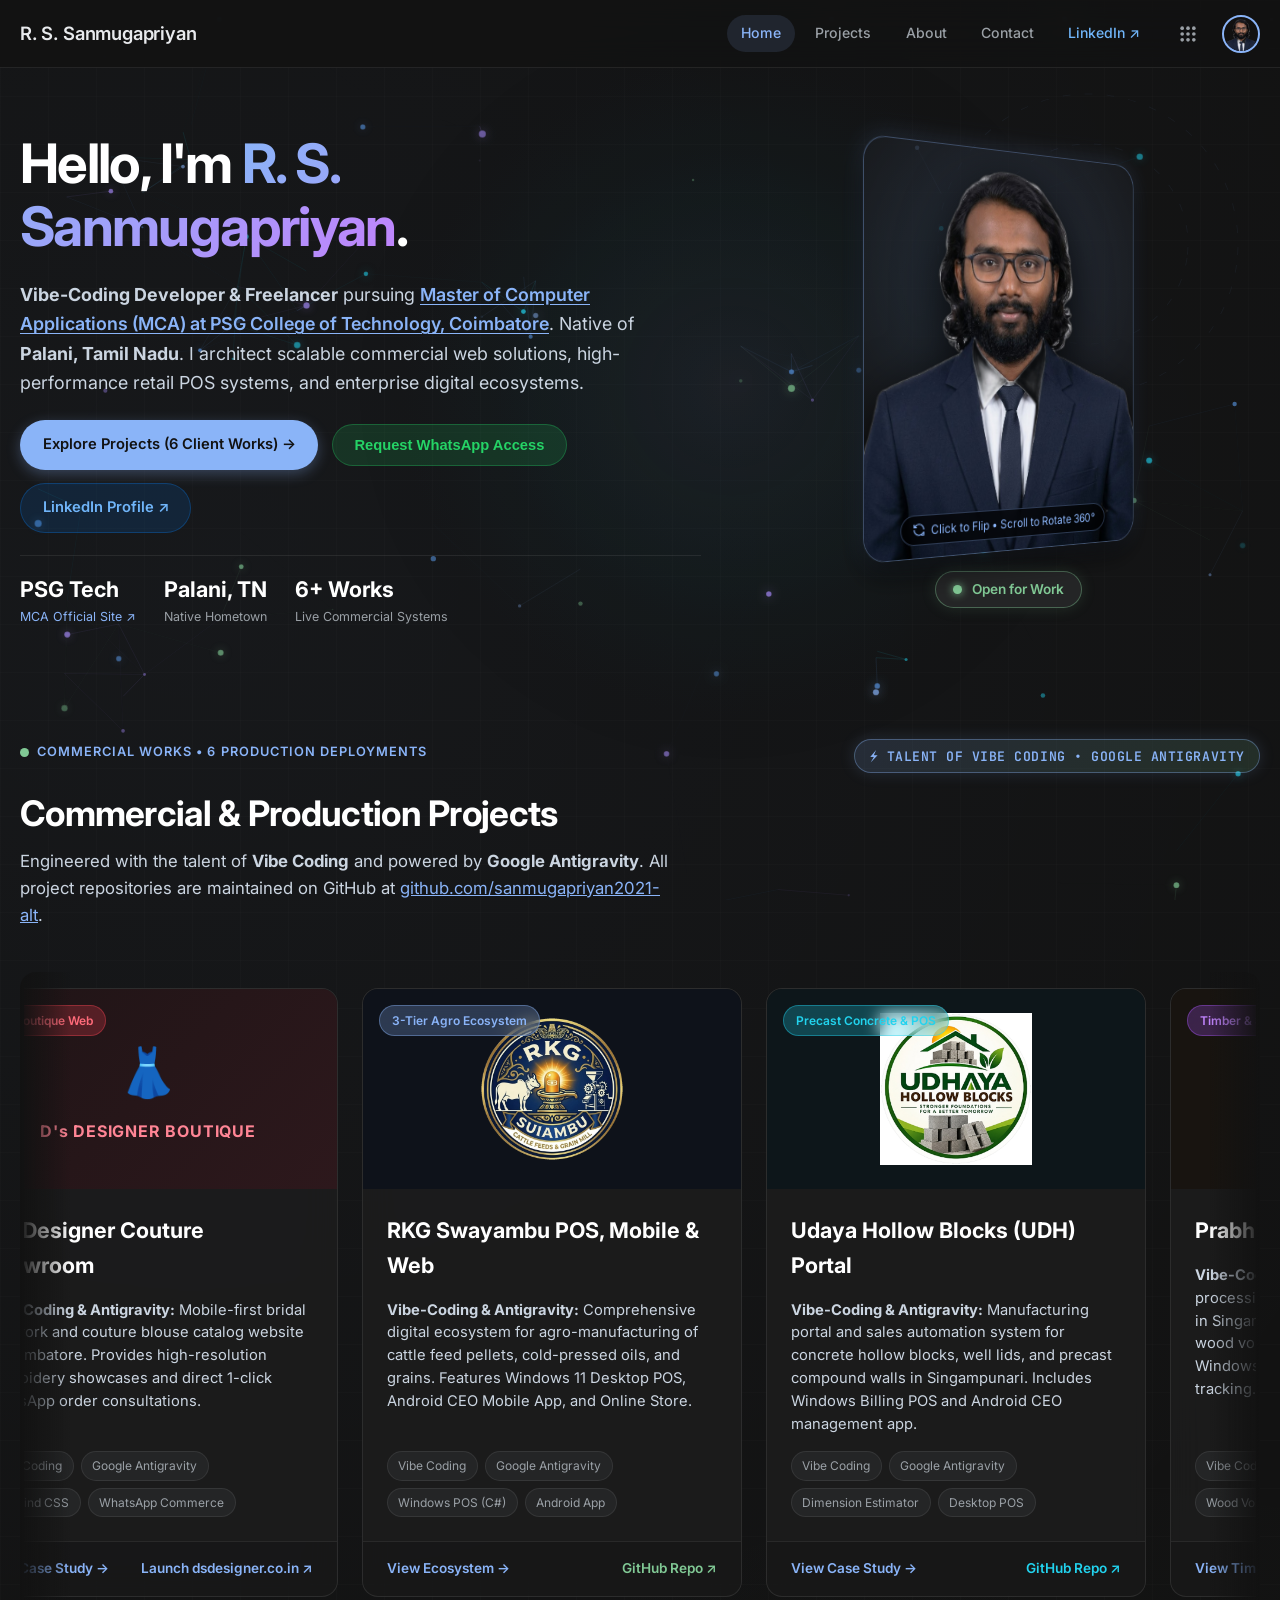
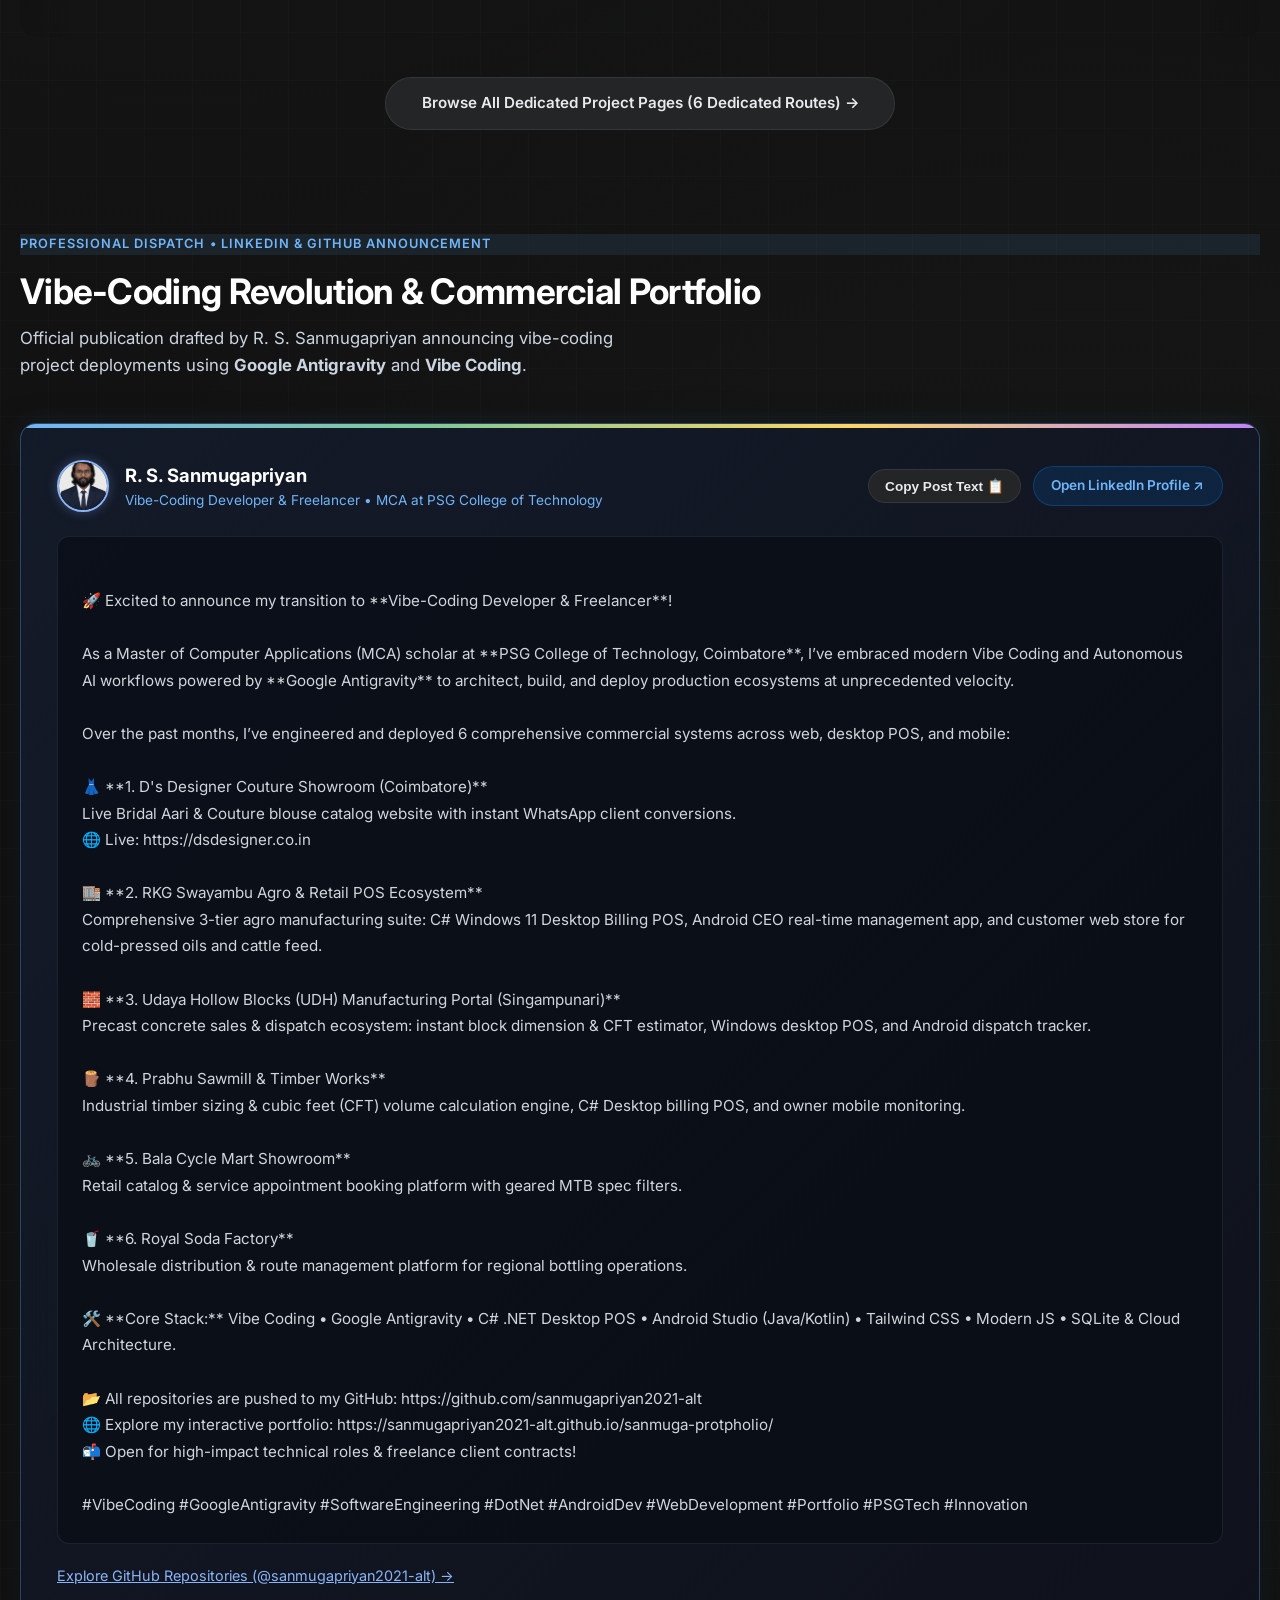
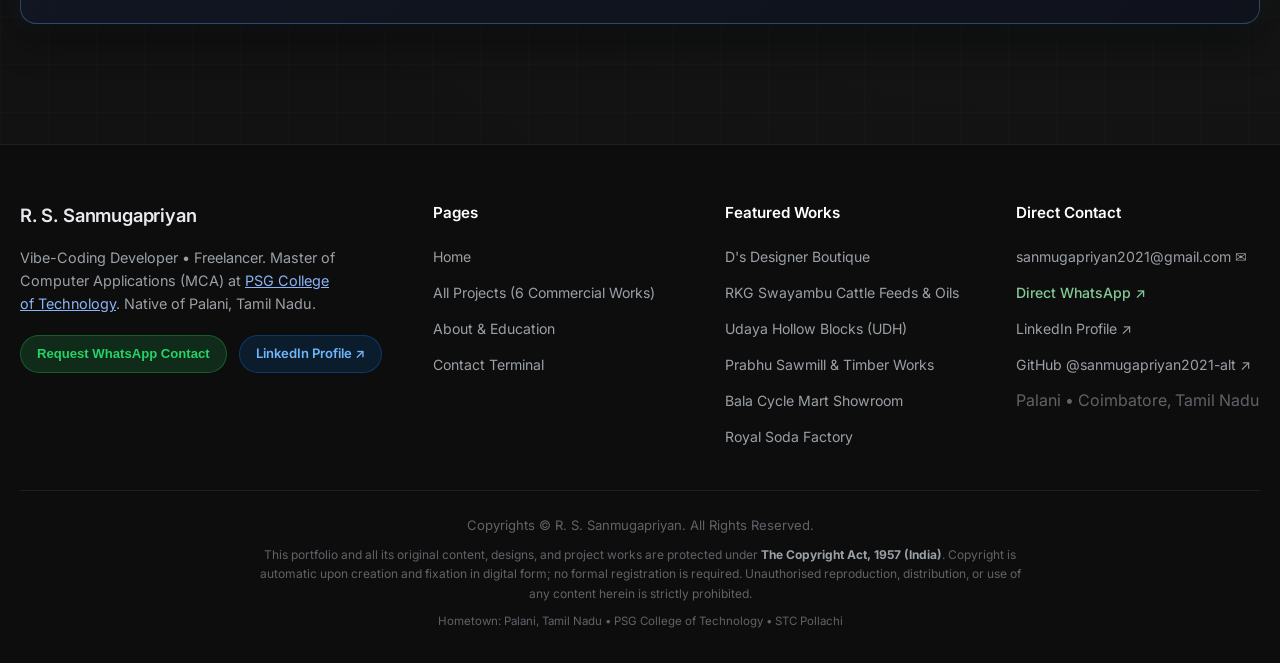
<file: index.html>
<!DOCTYPE html>
<html lang="en">
<head>
  <meta charset="UTF-8">
  <meta name="viewport" content="width=device-width, initial-scale=1.0">
  <title>R. S. Sanmugapriyan | Vibe-Coding Developer & Freelancer</title>
  <link rel="preconnect" href="https://fonts.googleapis.com">
  <link rel="preconnect" href="https://fonts.gstatic.com" crossorigin>
  <link href="https://fonts.googleapis.com/css2?family=Google+Sans:wght@400;500;700&family=Inter:wght@300;400;500;600;700&family=JetBrains+Mono:wght@400;500;600&display=swap" rel="stylesheet">
  <link rel="stylesheet" href="css/style.css">
</head>
<body>

<canvas id="antigravityCanvas" class="g-antigravity-bg"></canvas>


<canvas id="antigravityCanvas" class="g-antigravity-bg"></canvas>

<header class="g-appbar">
  <div class="g-appbar-inner">
    <a href="index.html" class="g-brand">

      <span>R. S. Sanmugapriyan</span>
    </a>

    <div class="g-nav-actions">
      <nav class="g-nav-links">
        <a href="index.html" class="g-nav-link active">Home</a>
        <a href="projects.html" class="g-nav-link ">Projects</a>
        <a href="about.html" class="g-nav-link ">About</a>
        <a href="contact.html" class="g-nav-link ">Contact</a>
        <a href="https://www.linkedin.com/in/sanmugapriyan-sowndrapandian-443132261/" target="_blank" rel="noopener noreferrer" class="g-nav-link" style="color: #70b5f9;">LinkedIn ↗</a>
      </nav>

      <div style="position: relative;">
        <button class="g-waffle-btn" id="waffleBtn" aria-label="Apps Menu">
          <svg width="20" height="20" viewBox="0 0 24 24" fill="currentColor">
            <circle cx="5" cy="5" r="2.2"></circle><circle cx="12" cy="5" r="2.2"></circle><circle cx="19" cy="5" r="2.2"></circle>
            <circle cx="5" cy="12" r="2.2"></circle><circle cx="12" cy="12" r="2.2"></circle><circle cx="19" cy="12" r="2.2"></circle>
            <circle cx="5" cy="19" r="2.2"></circle><circle cx="12" cy="19" r="2.2"></circle><circle cx="19" cy="19" r="2.2"></circle>
          </svg>
        </button>

                <div class="g-waffle-menu" id="waffleMenu">
          <!-- 1. D's Designer -->
          <a href="project-dsdesigner.html" class="g-app-tile" title="D's Designer Couture">
            <div class="tile-icon" style="background: #1a0f12; border-color: rgba(255, 133, 149, 0.3);">
              <img src="assets/ds_designer_logo.png" alt="D's Designer Logo">
            </div>
            <span>D's Designer</span>
          </a>

          <!-- 2. RKG Swayambu -->
          <a href="project-rkg-swayambu.html" class="g-app-tile" title="RKG Swayambu POS & Mobile">
            <div class="tile-icon" style="background: #0e121a; border-color: rgba(138, 180, 248, 0.3);">
              <img src="assets/rkg_logo_circular.png" alt="RKG Swayambu Logo">
            </div>
            <span>RKG Feeds</span>
          </a>

          <!-- 3. Udhaya Hollow Blocks -->
          <a href="project-udhaya-hollow-blocks.html" class="g-app-tile" title="Udhaya Hollow Blocks Portal">
            <div class="tile-icon" style="background: #0d161a; border-color: rgba(34, 211, 238, 0.3);">
              <img src="assets/udh_logo.png" alt="Udhaya Hollow Blocks Logo">
            </div>
            <span>Udhaya Blocks</span>
          </a>

          <!-- 4. Prabhu Sawmill -->
          <a href="project-prabhu-samuel.html" class="g-app-tile" title="Prabhu Sawmill & Timber">
            <div class="tile-icon" style="background: #181410; border-color: rgba(192, 132, 252, 0.3);">
              <img src="assets/prabhu_logo.png" alt="Prabhu Sawmill Logo">
            </div>
            <span>Prabhu Sawmill</span>
          </a>

          <!-- 5. Bala Cycle Mart -->
          <a href="project-bala-cycle.html" class="g-app-tile" title="Bala Cycle Mart Showroom">
            <div class="tile-icon" style="background: #101813; border-color: rgba(129, 201, 149, 0.3);">
              <img src="assets/bala_cycle_logo.jpeg" alt="Bala Cycle Mart Logo">
            </div>
            <span>Bala Cycle</span>
          </a>

          <!-- 6. Royal Soda Factory -->
          <a href="project-royal-soda.html" class="g-app-tile" title="Royal Soda Factory Wholesale">
            <div class="tile-icon" style="background: #1f180d; border-color: rgba(253, 214, 99, 0.3);">
              <img src="assets/royal_soda_logo.png" alt="Royal Soda Logo">
            </div>
            <span>Royal Soda</span>
          </a>

          <!-- 7. All Projects Catalog -->
          <a href="projects.html" class="g-app-tile" title="Browse All Projects">
            <div class="tile-icon" style="background: rgba(138, 180, 248, 0.12); border-color: rgba(138, 180, 248, 0.35);">
              <svg width="22" height="22" viewBox="0 0 24 24" fill="#8ab4f8"><path d="M4 6H2v14c0 1.1.9 2 2 2h14v-2H4V6zm16-4H8c-1.1 0-2 .9-2 2v12c0 1.1.9 2 2 2h12c1.1 0 2-.9 2-2V4c0-1.1-.9-2-2-2zm0 14H8V4h12v12z"/></svg>
            </div>
            <span style="color: var(--g-blue); font-weight: 600;">All Projects</span>
          </a>

          <!-- 8. About & Qualifications -->
          <a href="about.html" class="g-app-tile" title="About & Education">
            <div class="tile-icon" style="background: rgba(129, 201, 149, 0.12); border-color: rgba(129, 201, 149, 0.35);">
              <svg width="22" height="22" viewBox="0 0 24 24" fill="#81c995"><path d="M12 2C6.48 2 2 6.48 2 12s4.48 10 10 10 10-4.48 10-10S17.52 2 12 2zm0 3c1.66 0 3 1.34 3 3s-1.34 3-3 3-3-1.34-3-3 1.34-3 3-3zm0 14.2c-2.5 0-4.71-1.28-6-3.22.03-1.99 4-3.08 6-3.08 1.99 0 5.97 1.09 6 3.08-1.29 1.94-3.5 3.22-6 3.22z"/></svg>
            </div>
            <span style="color: var(--g-green); font-weight: 600;">About</span>
          </a>

          <!-- 9. Contact Terminal -->
          <a href="contact.html" class="g-app-tile" title="Direct Contact">
            <div class="tile-icon" style="background: rgba(253, 214, 99, 0.12); border-color: rgba(253, 214, 99, 0.35);">
              <svg width="22" height="22" viewBox="0 0 24 24" fill="#fdd663"><path d="M20 4H4c-1.1 0-1.99.9-1.99 2L2 18c0 1.1.9 2 2 2h16c1.1 0 2-.9 2-2V6c0-1.1-.9-2-2-2zm0 4l-8 5-8-5V6l8 5 8-5v2z"/></svg>
            </div>
            <span style="color: var(--g-yellow); font-weight: 600;">Contact</span>
          </a>
        </div>
      </div>

      <a href="about.html" class="g-appbar-avatar" title="View R. S. Sanmugapriyan">
        <img src="assets/profile_nobg.png" alt="R. S. Sanmugapriyan Avatar">
      </a>
    </div>
  </div>
</header>

<!-- HERO SECTION -->
<section class="g-hero">
  <div class="g-hero-grid">
    <div class="g-hero-content">
      <h1 class="g-hero-title">
        Hello, I'm <span class="blue">R. S. Sanmugapriyan</span>.
      </h1>

      <p class="g-hero-desc">
        <strong>Vibe-Coding Developer &amp; Freelancer</strong> pursuing <a href="https://www.psgtech.edu/" target="_blank" rel="noopener noreferrer" class="edu-link">Master of Computer Applications (MCA) at PSG College of Technology, Coimbatore</a>. Native of <strong>Palani, Tamil Nadu</strong>. I architect scalable commercial web solutions, high-performance retail POS systems, and enterprise digital ecosystems.
      </p>

      <div class="g-hero-actions">
        <a href="projects.html" class="g-btn g-btn-primary">
          Explore Projects (6 Client Works) &rarr;
        </a>
        <button class="g-btn g-btn-whatsapp trigger-wa-access" href="https://wa.me/918438539264?text=Hello%20R.%20S.%20Sanmugapriyan%2C%20I%20visited%20your%20portfolio%20and%20would%20like%20to%20connect%20on%20WhatsApp." target="_blank" rel="noopener noreferrer">
          Request WhatsApp Access
        </button>
        <a href="https://www.linkedin.com/in/sanmugapriyan-sowndrapandian-443132261/" target="_blank" rel="noopener noreferrer" class="g-btn g-btn-linkedin">
          LinkedIn Profile ↗
        </a>
      </div>

      <div class="g-hero-badges">
        <div>
          <div class="g-hero-badge-num">PSG Tech</div>
          <div class="g-hero-badge-label"><a href="https://www.psgtech.edu/" target="_blank" rel="noopener noreferrer" style="color: var(--g-blue);">MCA Official Site ↗</a></div>
        </div>
        <div>
          <div class="g-hero-badge-num">Palani, TN</div>
          <div class="g-hero-badge-label">Native Hometown</div>
        </div>
        <div>
          <div class="g-hero-badge-num">6+ Works</div>
          <div class="g-hero-badge-label">Live Commercial Systems</div>
        </div>
      </div>
    </div>

    <!-- 360° SCROLL ROTATION + CLICK-TO-FLIP 3D CARD -->
    <div class="g-avatar-stage">
      <div class="g-avatar-card" id="avatarCard" title="Click to flip & lock details! Scroll to rotate 360°">
        <!-- Front Side: Cutout Photo in Suit & Tie -->
        <div class="g-avatar-face g-avatar-front">
          <img src="assets/profile_nobg.png" alt="R. S. Sanmugapriyan" class="g-avatar-img">
          <div class="g-avatar-hint">
            <svg width="14" height="14" viewBox="0 0 24 24" fill="none" stroke="currentColor" stroke-width="2"><path d="M21 12a9 9 0 0 0-9-9 9.75 9.75 0 0 0-6.74 2.74L3 8"/><path d="M3 3v5h5"/><path d="M3 12a9 9 0 0 0 9 9 9.75 9.75 0 0 0 6.74-2.74L21 16"/><path d="M16 21h5v-5"/></svg>
            Click to Flip &bull; Scroll to Rotate 360°
          </div>
        </div>

        <!-- Back Side: Verified Developer Card -->
        <div class="g-avatar-face g-avatar-back">
          <div class="g-badge-chip-row">
            <div class="g-badge-chip"></div>
            <span style="font-family: var(--font-mono); font-size: 0.75rem; color: var(--g-blue);">#RS-2026</span>
          </div>

          <div class="g-badge-body">
            <div class="g-badge-name">R. S. Sanmugapriyan</div>
            <div class="g-badge-role vibe-glow-text" style="font-weight: 700;">Vibe-Coding Developer &bull; Freelancer</div>
            <div class="g-badge-meta">
              <strong>Master of Computer Applications (MCA)</strong><br>
              <a href="https://www.psgtech.edu/" target="_blank" rel="noopener noreferrer" style="color: var(--g-blue); text-decoration: underline;">PSG College of Technology, Coimbatore</a><br><br>
              <strong>Bachelor of Computer Applications (BCA)</strong><br>
              <a href="https://stc.ac.in/" target="_blank" rel="noopener noreferrer" style="color: var(--g-green); text-decoration: underline;">Sree Saraswathi Thyagaraja College (STC)</a><br><br>
              <strong>Hometown:</strong> Palani, Tamil Nadu<br>
              <strong>WhatsApp:</strong> <a href="https://wa.me/918438539264?text=Hello%20R.%20S.%20Sanmugapriyan%2C%20I%20am%20connecting%20from%20your%20portfolio." target="_blank" rel="noopener noreferrer" style="color: var(--g-green); font-weight: 600; text-decoration: underline;">Direct WhatsApp ↗</a>
            </div>
          </div>

          <div class="g-badge-footer">
            <span>VERIFIED IDENTITY &#10003;</span>
            <span style="color: var(--g-green);">CLICK TO FLIP BACK</span>
          </div>
        </div>
      </div>

      <!-- Open for work status directly below profile -->
      <div class="g-open-pill">
        <span class="g-open-dot"></span>
        <span>Open for Work</span>
      </div>
    </div>
  </div>
</section>

<!-- PROJECTS SHOWCASE WITH REAL SCREENSHOTS & PURPOSE -->
<section class="g-section" id="projects" style="padding-top: 3.5rem;">
  <div class="g-section-header">
    <div style="display: flex; align-items: center; justify-content: space-between; flex-wrap: wrap; gap: 1rem; margin-bottom: 0.75rem;">
      <div class="g-section-pill">
        <span class="g-dot g"></span>
        <span>Commercial Works &bull; 6 Production Deployments</span>
      </div>
      <div class="vibe-tag">
        ⚡ Talent of Vibe Coding &bull; Google Antigravity
      </div>
    </div>
    <h2 class="g-section-title">Commercial &amp; Production Projects</h2>
    <p class="g-section-subtitle">
      Engineered with the talent of <strong>Vibe Coding</strong> and powered by <strong>Google Antigravity</strong>. All project repositories are maintained on GitHub at <a href="https://github.com/sanmugapriyan2021-alt" target="_blank" rel="noopener noreferrer" style="color: var(--g-blue); text-decoration: underline;">github.com/sanmugapriyan2021-alt</a>.
    </p>
  </div>



  <!-- HORIZONTAL LEFT-TO-RIGHT AUTO-SCROLLING TRACK -->
  <div class="g-projects-scroll-wrapper" style="position: relative;">

    
    <div class="g-projects-scroll-track" id="projectsScrollTrack">
      
      <!-- Card 1: D's Designer -->
      <div class="g-scroll-card">
        <div class="g-card-media" style="background: linear-gradient(135deg, #1f1416, #2d181c);">
          <span class="g-card-tag client">Live Boutique Web</span>
          <div style="text-align: center; padding: 2rem;">
            <div style="font-size: 3rem; margin-bottom: 0.5rem;">👗</div>
            <div style="font-weight: 700; color: #ff8595; letter-spacing: 0.05em;">D's DESIGNER BOUTIQUE</div>
          </div>
        </div>
        <div class="g-card-body">
          <h3 class="g-card-title">D's Designer Couture Showroom</h3>
          <p class="g-card-desc">
            <strong>Vibe-Coding &amp; Antigravity:</strong> Mobile-first bridal aari work and couture blouse catalog website in Coimbatore. Provides high-resolution embroidery showcases and direct 1-click WhatsApp order consultations.
          </p>
          <div class="g-tech-chips">
            <span class="g-chip">Vibe Coding</span>
            <span class="g-chip">Google Antigravity</span>
            <span class="g-chip">Tailwind CSS</span>
            <span class="g-chip">WhatsApp Commerce</span>
          </div>
        </div>
        <div class="g-card-footer">
          <a href="project-dsdesigner.html" target="_blank" rel="noopener noreferrer" class="g-link-btn">
            View Case Study &rarr;
          </a>
          <a href="https://dsdesigner.co.in" target="_blank" rel="noopener noreferrer" style="font-size: 0.85rem; color: var(--g-blue); font-weight: 600;">
            Launch dsdesigner.co.in ↗
          </a>
        </div>
      </div>

      <!-- Card 2: RKG Swayambu -->
      <div class="g-scroll-card">
        <div class="g-card-media" style="background: #0e121a; padding: 1.5rem;">
          <span class="g-card-tag pos">3-Tier Agro Ecosystem</span>
          <img src="assets/rkg_logo_circular.png" alt="RKG Swayambu Logo" style="height: 100%; width: 100%; object-fit: contain;">
        </div>
        <div class="g-card-body">
          <h3 class="g-card-title">RKG Swayambu POS, Mobile &amp; Web</h3>
          <p class="g-card-desc">
            <strong>Vibe-Coding &amp; Antigravity:</strong> Comprehensive digital ecosystem for agro-manufacturing of cattle feed pellets, cold-pressed oils, and grains. Features Windows 11 Desktop POS, Android CEO Mobile App, and Online Store.
          </p>
          <div class="g-tech-chips">
            <span class="g-chip">Vibe Coding</span>
            <span class="g-chip">Google Antigravity</span>
            <span class="g-chip">Windows POS (C#)</span>
            <span class="g-chip">Android App</span>
          </div>
        </div>
        <div class="g-card-footer">
          <a href="project-rkg-swayambu.html" target="_blank" rel="noopener noreferrer" class="g-link-btn">
            View Ecosystem &rarr;
          </a>
          <a href="https://github.com/sanmugapriyan2021-alt" target="_blank" rel="noopener noreferrer" style="font-size: 0.85rem; color: var(--g-green); font-weight: 600;">
            GitHub Repo ↗
          </a>
        </div>
      </div>

      <!-- Card 3: Udaya Hollow Blocks (UDH) -->
      <div class="g-scroll-card">
        <div class="g-card-media" style="background: #0d161a; padding: 1.5rem;">
          <span class="g-card-tag const">Precast Concrete &amp; POS</span>
          <img src="assets/udh_logo.png" alt="Udhaya Hollow Blocks Logo" style="height: 100%; width: 100%; object-fit: contain;">
        </div>
        <div class="g-card-body">
          <h3 class="g-card-title">Udaya Hollow Blocks (UDH) Portal</h3>
          <p class="g-card-desc">
            <strong>Vibe-Coding &amp; Antigravity:</strong> Manufacturing portal and sales automation system for concrete hollow blocks, well lids, and precast compound walls in Singampunari. Includes Windows Billing POS and Android CEO management app.
          </p>
          <div class="g-tech-chips">
            <span class="g-chip">Vibe Coding</span>
            <span class="g-chip">Google Antigravity</span>
            <span class="g-chip">Dimension Estimator</span>
            <span class="g-chip">Desktop POS</span>
          </div>
        </div>
        <div class="g-card-footer">
          <a href="project-udhaya-hollow-blocks.html" target="_blank" rel="noopener noreferrer" class="g-link-btn">
            View Case Study &rarr;
          </a>
          <a href="https://github.com/sanmugapriyan2021-alt" target="_blank" rel="noopener noreferrer" style="font-size: 0.85rem; color: var(--g-cyan); font-weight: 600;">
            GitHub Repo ↗
          </a>
        </div>
      </div>

      <!-- Card 4: Prabhu Sawmill -->
      <div class="g-scroll-card">
        <div class="g-card-media" style="background: #181410; padding: 1.5rem;">
          <span class="g-card-tag corp">Timber &amp; Sawmill</span>
          <img src="assets/prabhu_logo.png" alt="Prabhu Sawmill Logo" style="height: 100%; width: 100%; object-fit: contain;">
        </div>
        <div class="g-card-body">
          <h3 class="g-card-title">Prabhu Sawmill &amp; Timber Works</h3>
          <p class="g-card-desc">
            <strong>Vibe-Coding &amp; Antigravity:</strong> Industrial timber processing and sizing management platform in Singampunari. Features Cubic Feet (CFT) wood volume calculation engines, C# Windows Desktop Billing POS, and mobile tracking.
          </p>
          <div class="g-tech-chips">
            <span class="g-chip">Vibe Coding</span>
            <span class="g-chip">Google Antigravity</span>
            <span class="g-chip">Wood Volume (CFT)</span>
            <span class="g-chip">Desktop POS</span>
          </div>
        </div>
        <div class="g-card-footer">
          <a href="project-prabhu-samuel.html" target="_blank" rel="noopener noreferrer" class="g-link-btn">
            View Timber System &rarr;
          </a>
          <a href="https://github.com/sanmugapriyan2021-alt" target="_blank" rel="noopener noreferrer" style="font-size: 0.85rem; color: #c084fc; font-weight: 600;">
            GitHub Repo ↗
          </a>
        </div>
      </div>

      <!-- Card 5: Bala Cycle Mart -->
      <div class="g-scroll-card">
        <div class="g-card-media" style="background: #101813; padding: 1.5rem;">
          <span class="g-card-tag retail">Bicycle Showroom</span>
          <img src="assets/bala_cycle_logo.jpeg" alt="Bala Cycle Mart Logo" style="height: 100%; width: 100%; object-fit: contain; border-radius: 8px;">
        </div>
        <div class="g-card-body">
          <h3 class="g-card-title">Bala Cycle Mart Showroom</h3>
          <p class="g-card-desc">
            <strong>Vibe-Coding &amp; Antigravity:</strong> Retail digital catalog and service appointment platform for Bala Cycle Mart. Organizes geared MTBs, city cycles, and kids bikes with dynamic specification filters and maintenance booking.
          </p>
          <div class="g-tech-chips">
            <span class="g-chip">Vibe Coding</span>
            <span class="g-chip">Google Antigravity</span>
            <span class="g-chip">Cycle Catalog</span>
            <span class="g-chip">Service Booking</span>
          </div>
        </div>
        <div class="g-card-footer">
          <a href="project-bala-cycle.html" target="_blank" rel="noopener noreferrer" class="g-link-btn">
            View Showroom &rarr;
          </a>
          <a href="https://github.com/sanmugapriyan2021-alt" target="_blank" rel="noopener noreferrer" style="font-size: 0.85rem; color: var(--g-green); font-weight: 600;">
            GitHub Repo ↗
          </a>
        </div>
      </div>

      <!-- Card 6: Royal Soda Factory -->
      <div class="g-scroll-card">
        <div class="g-card-media" style="background: linear-gradient(135deg, #1f180d, #332612); padding: 1.5rem;">
          <span class="g-card-tag beverage">Beverage Wholesale</span>
          <div style="display:flex; flex-direction:column; align-items:center; justify-content:center; height:100%;">
            <div style="font-size: 3.2rem; filter: drop-shadow(0 4px 12px rgba(251,188,4,0.3));">🥤</div>
            <span style="font-weight:700; color:var(--g-yellow); letter-spacing:0.08em; font-size:1.1rem; margin-top:0.5rem;">ROYAL SODA FACTORY</span>
            <span style="font-size:0.75rem; color:#fde68a;">Bottling Plant & Wholesale Logistics</span>
          </div>
        </div>
        <div class="g-card-body">
          <h3 class="g-card-title">Royal Soda Beverage Distribution</h3>
          <p class="g-card-desc">
            <strong>Vibe-Coding &amp; Antigravity:</strong> Wholesale distributor and bottling platform for flavored carbonated soft drinks. Coordinates crate logistics, dealer inquiries, and bulk retail supply routes.
          </p>
          <div class="g-tech-chips">
            <span class="g-chip">Vibe Coding</span>
            <span class="g-chip">Google Antigravity</span>
            <span class="g-chip">Wholesale Funnel</span>
            <span class="g-chip">Route System</span>
          </div>
        </div>
        <div class="g-card-footer">
          <a href="project-royal-soda.html" target="_blank" rel="noopener noreferrer" class="g-link-btn">
            View Distribution &rarr;
          </a>
          <a href="https://github.com/sanmugapriyan2021-alt" target="_blank" rel="noopener noreferrer" style="font-size: 0.85rem; color: var(--g-yellow); font-weight: 600;">
            GitHub Repo ↗
          </a>
        </div>
      </div>

    </div>
  </div>

  <div style="text-align: center; margin-top: 2.5rem;">
    <a href="projects.html" class="g-btn g-btn-tonal" style="padding: 0.85rem 2.2rem; font-size: 0.95rem;">
      Browse All Dedicated Project Pages (6 Dedicated Routes) &rarr;
    </a>
  </div>
</section>

<!-- =========================================================
     LINKEDIN DISPATCH & VIBE-CODING ANNOUNCEMENT
     ========================================================= -->
<section class="g-section" id="linkedin-dispatch" style="padding-top: 2rem; padding-bottom: 3.5rem;">
  <div class="g-section-header">
    <div class="g-section-pill" style="color: #70b5f9; background: rgba(112, 181, 249, 0.1); border-color: rgba(112, 181, 249, 0.3);">
      <span>Professional Dispatch &bull; LinkedIn &amp; GitHub Announcement</span>
    </div>
    <h2 class="g-section-title">Vibe-Coding Revolution &amp; Commercial Portfolio</h2>
    <p class="g-section-subtitle">
      Official publication drafted by R. S. Sanmugapriyan announcing vibe-coding project deployments using <strong>Google Antigravity</strong> and <strong>Vibe Coding</strong>.
    </p>
  </div>

  <div class="g-dispatch-card">
    <div style="display: flex; align-items: center; justify-content: space-between; margin-bottom: 1.5rem; flex-wrap: wrap; gap: 1rem;">
      <div style="display: flex; align-items: center; gap: 1rem;">
        <div style="width: 52px; height: 52px; border-radius: 50%; overflow: hidden; border: 2px solid var(--g-blue); box-shadow: 0 0 12px rgba(138, 180, 248, 0.3);">
          <img src="assets/profile.jpg" alt="R. S. Sanmugapriyan" style="width: 100%; height: 100%; object-fit: cover;">
        </div>
        <div>
          <h3 style="color: #fff; font-size: 1.15rem; font-weight: 700;">R. S. Sanmugapriyan</h3>
          <p style="color: #70b5f9; font-size: 0.85rem;">Vibe-Coding Developer &amp; Freelancer &bull; MCA at PSG College of Technology</p>
        </div>
      </div>
      <div style="display: flex; gap: 0.75rem; align-items: center;">
        <button id="copyLinkedInBtn" class="g-btn g-btn-tonal" style="padding: 0.5rem 1rem; font-size: 0.85rem;">
          Copy Post Text 📋
        </button>
        <a href="https://www.linkedin.com/in/sanmugapriyan-sowndrapandian-443132261/" target="_blank" rel="noopener noreferrer" class="g-btn g-btn-linkedin" style="padding: 0.5rem 1.1rem; font-size: 0.85rem;">
          Open LinkedIn Profile ↗
        </a>
      </div>
    </div>

    <!-- PRE-FORMATTED POST CONTENT -->
    <div id="linkedInPostContent" style="background: rgba(10, 14, 22, 0.75); border: 1px solid rgba(255, 255, 255, 0.08); border-radius: 12px; padding: 1.5rem; color: #d1d5db; font-size: 0.95rem; line-height: 1.75; font-family: var(--font-sans); white-space: pre-line;">
🚀 Excited to announce my transition to **Vibe-Coding Developer &amp; Freelancer**!

As a Master of Computer Applications (MCA) scholar at **PSG College of Technology, Coimbatore**, I’ve embraced modern Vibe Coding and Autonomous AI workflows powered by **Google Antigravity** to architect, build, and deploy production ecosystems at unprecedented velocity.

Over the past months, I’ve engineered and deployed 6 comprehensive commercial systems across web, desktop POS, and mobile:

👗 **1. D's Designer Couture Showroom (Coimbatore)**
Live Bridal Aari &amp; Couture blouse catalog website with instant WhatsApp client conversions.
🌐 Live: https://dsdesigner.co.in

🏬 **2. RKG Swayambu Agro &amp; Retail POS Ecosystem**
Comprehensive 3-tier agro manufacturing suite: C# Windows 11 Desktop Billing POS, Android CEO real-time management app, and customer web store for cold-pressed oils and cattle feed.

🧱 **3. Udaya Hollow Blocks (UDH) Manufacturing Portal (Singampunari)**
Precast concrete sales &amp; dispatch ecosystem: instant block dimension &amp; CFT estimator, Windows desktop POS, and Android dispatch tracker.

🪵 **4. Prabhu Sawmill &amp; Timber Works**
Industrial timber sizing &amp; cubic feet (CFT) volume calculation engine, C# Desktop billing POS, and owner mobile monitoring.

🚲 **5. Bala Cycle Mart Showroom**
Retail catalog &amp; service appointment booking platform with geared MTB spec filters.

🥤 **6. Royal Soda Factory**
Wholesale distribution &amp; route management platform for regional bottling operations.

🛠️ **Core Stack:** Vibe Coding • Google Antigravity • C# .NET Desktop POS • Android Studio (Java/Kotlin) • Tailwind CSS • Modern JS • SQLite &amp; Cloud Architecture.

📂 All repositories are pushed to my GitHub: https://github.com/sanmugapriyan2021-alt
🌐 Explore my interactive portfolio: https://sanmugapriyan2021-alt.github.io/sanmuga-protpholio/
📬 Open for high-impact technical roles &amp; freelance client contracts!

#VibeCoding #GoogleAntigravity #SoftwareEngineering #DotNet #AndroidDev #WebDevelopment #Portfolio #PSGTech #Innovation
    </div>

    <div style="margin-top: 1.25rem; display: flex; align-items: center; justify-content: space-between; flex-wrap: wrap; gap: 1rem;">
      <span id="copyFeedback" style="color: var(--g-green); font-size: 0.88rem; font-weight: 500; display: none;">
        &#10003; Post text copied to clipboard! Ready to publish on LinkedIn.
      </span>
      <a href="https://github.com/sanmugapriyan2021-alt" target="_blank" rel="noopener noreferrer" style="color: var(--g-blue); font-size: 0.9rem; text-decoration: underline;">
        Explore GitHub Repositories (@sanmugapriyan2021-alt) &rarr;
      </a>
    </div>
  </div>
</section>

<footer class="g-footer">
  <div class="g-footer-inner">
    <div class="g-footer-col">
      <div class="g-brand" style="margin-bottom: 1rem;">
        
        <span>R. S. Sanmugapriyan</span>
      </div>
      <p style="color: var(--g-text-secondary); font-size: 0.9rem; line-height: 1.6; max-width: 320px;">
        Vibe-Coding Developer &bull; Freelancer. Master of Computer Applications (MCA) at <a href="https://www.psgtech.edu/" target="_blank" rel="noopener noreferrer" style="color: var(--g-blue); text-decoration: underline;">PSG College of Technology</a>. Native of Palani, Tamil Nadu.
      </p>
      <div style="margin-top: 1.25rem; display: flex; gap: 0.75rem; flex-wrap: wrap;">
        <button class="g-btn g-btn-whatsapp trigger-wa-access" href="https://wa.me/918438539264?text=Hello%20R.%20S.%20Sanmugapriyan%2C%20I%20visited%20your%20portfolio%20and%20would%20like%20to%20connect%20on%20WhatsApp." target="_blank" rel="noopener noreferrer" style="padding: 0.45rem 1rem; font-size: 0.82rem;">
          Request WhatsApp Contact
        </button>
        <a href="https://www.linkedin.com/in/sanmugapriyan-sowndrapandian-443132261/" target="_blank" rel="noopener noreferrer" class="g-btn g-btn-linkedin" style="padding: 0.45rem 1rem; font-size: 0.82rem;">
          LinkedIn Profile ↗
        </a>
      </div>
    </div>

    <div class="g-footer-col">
      <h4>Pages</h4>
      <ul class="g-footer-links">
        <li><a href="index.html">Home</a></li>
        <li><a href="projects.html">All Projects (6 Commercial Works)</a></li>
        <li><a href="about.html">About & Education</a></li>
        <li><a href="contact.html">Contact Terminal</a></li>
      </ul>
    </div>

    <div class="g-footer-col">
      <h4>Featured Works</h4>
      <ul class="g-footer-links">
        <li><a href="project-dsdesigner.html">D's Designer Boutique</a></li>
        <li><a href="project-rkg-swayambu.html">RKG Swayambu Cattle Feeds & Oils</a></li>
        <li><a href="project-udhaya-hollow-blocks.html">Udaya Hollow Blocks (UDH)</a></li>
        <li><a href="project-prabhu-samuel.html">Prabhu Sawmill & Timber Works</a></li>
        <li><a href="project-bala-cycle.html">Bala Cycle Mart Showroom</a></li>
        <li><a href="project-royal-soda.html">Royal Soda Factory</a></li>
      </ul>
    </div>

    <div class="g-footer-col">
      <h4>Direct Contact</h4>
      <ul class="g-footer-links">
        <li><a href="mailto:sanmugapriyan2021@gmail.com?subject=Project%20Inquiry%20-%20R.%20S.%20Sanmugapriyan&body=Hello%20Sanmugapriyan%2C%0A%0AI%20explored%20your%20portfolio%20and%20would%20like%20to%20connect%20regarding%20a%20project%20inquiry.%0A%0ABest%20regards%2C">sanmugapriyan2021@gmail.com ✉</a></li>
        <li><a href="https://wa.me/918438539264?text=Hello%20R.%20S.%20Sanmugapriyan%2C%20I%20visited%20your%20portfolio%20and%20would%20like%20to%20connect%20with%20you%20on%20WhatsApp." target="_blank" rel="noopener noreferrer" style="color: var(--g-green); font-weight: 500;">Direct WhatsApp ↗</a></li>
        <li><a href="https://www.linkedin.com/in/sanmugapriyan-sowndrapandian-443132261/" target="_blank" rel="noopener noreferrer">LinkedIn Profile ↗</a></li>
        <li><a href="https://github.com/sanmugapriyan2021-alt" target="_blank" rel="noopener noreferrer">GitHub @sanmugapriyan2021-alt ↗</a></li>
        <li><span style="color: var(--g-text-tertiary);">Palani &bull; Coimbatore, Tamil Nadu</span></li>
      </ul>
    </div>
  </div>

  <div class="g-footer-bottom" style="flex-direction: column; gap: 0.6rem; text-align: center;">
    <span>Copyrights &copy; R. S. Sanmugapriyan. All Rights Reserved.</span>
    <span style="font-size: 0.75rem; color: var(--g-text-tertiary); max-width: 780px; line-height: 1.6;">
      This portfolio and all its original content, designs, and project works are protected under
      <strong style="color: var(--g-text-secondary);">The Copyright Act, 1957 (India)</strong>.
      Copyright is automatic upon creation and fixation in digital form; no formal registration is required.
      Unauthorised reproduction, distribution, or use of any content herein is strictly prohibited.
    </span>
    <span style="font-size: 0.72rem; color: var(--g-text-tertiary);">Hometown: Palani, Tamil Nadu &bull; PSG College of Technology &bull; STC Pollachi</span>
  </div>
</footer>



<script src="js/main.js"></script>

<!-- MOBILE BOTTOM NAVIGATION DOCK (VISIBLE ON MOBILE VIEW) -->
<nav class="g-mobile-bottom-nav" aria-label="Mobile Navigation">
  <a href="index.html" class="g-mobile-tab active">
    <svg viewBox="0 0 24 24"><path d="M10 20v-6h4v6h5v-8h3L12 3 2 12h3v8z"/></svg>
    <span>Home</span>
  </a>
  <a href="projects.html" class="g-mobile-tab ">
    <svg viewBox="0 0 24 24"><path d="M4 6H2v14c0 1.1.9 2 2 2h14v-2H4V6zm16-4H8c-1.1 0-2 .9-2 2v12c0 1.1.9 2 2 2h12c1.1 0 2-.9 2-2V4c0-1.1-.9-2-2-2zm0 14H8V4h12v12z"/></svg>
    <span>Projects</span>
  </a>
  <a href="about.html" class="g-mobile-tab ">
    <svg viewBox="0 0 24 24"><path d="M12 2C6.48 2 2 6.48 2 12s4.48 10 10 10 10-4.48 10-10S17.52 2 12 2zm0 3c1.66 0 3 1.34 3 3s-1.34 3-3 3-3-1.34-3-3 1.34-3 3-3zm0 14.2c-2.5 0-4.71-1.28-6-3.22.03-1.99 4-3.08 6-3.08 1.99 0 5.97 1.09 6 3.08-1.29 1.94-3.5 3.22-6 3.22z"/></svg>
    <span>About</span>
  </a>
  <a href="contact.html" class="g-mobile-tab ">
    <svg viewBox="0 0 24 24"><path d="M20 4H4c-1.1 0-1.99.9-1.99 2L2 18c0 1.1.9 2 2 2h16c1.1 0 2-.9 2-2V6c0-1.1-.9-2-2-2zm0 4l-8 5-8-5V6l8 5 8-5v2z"/></svg>
    <span>Contact</span>
  </a>
</nav>
</body>
</html>
</file>
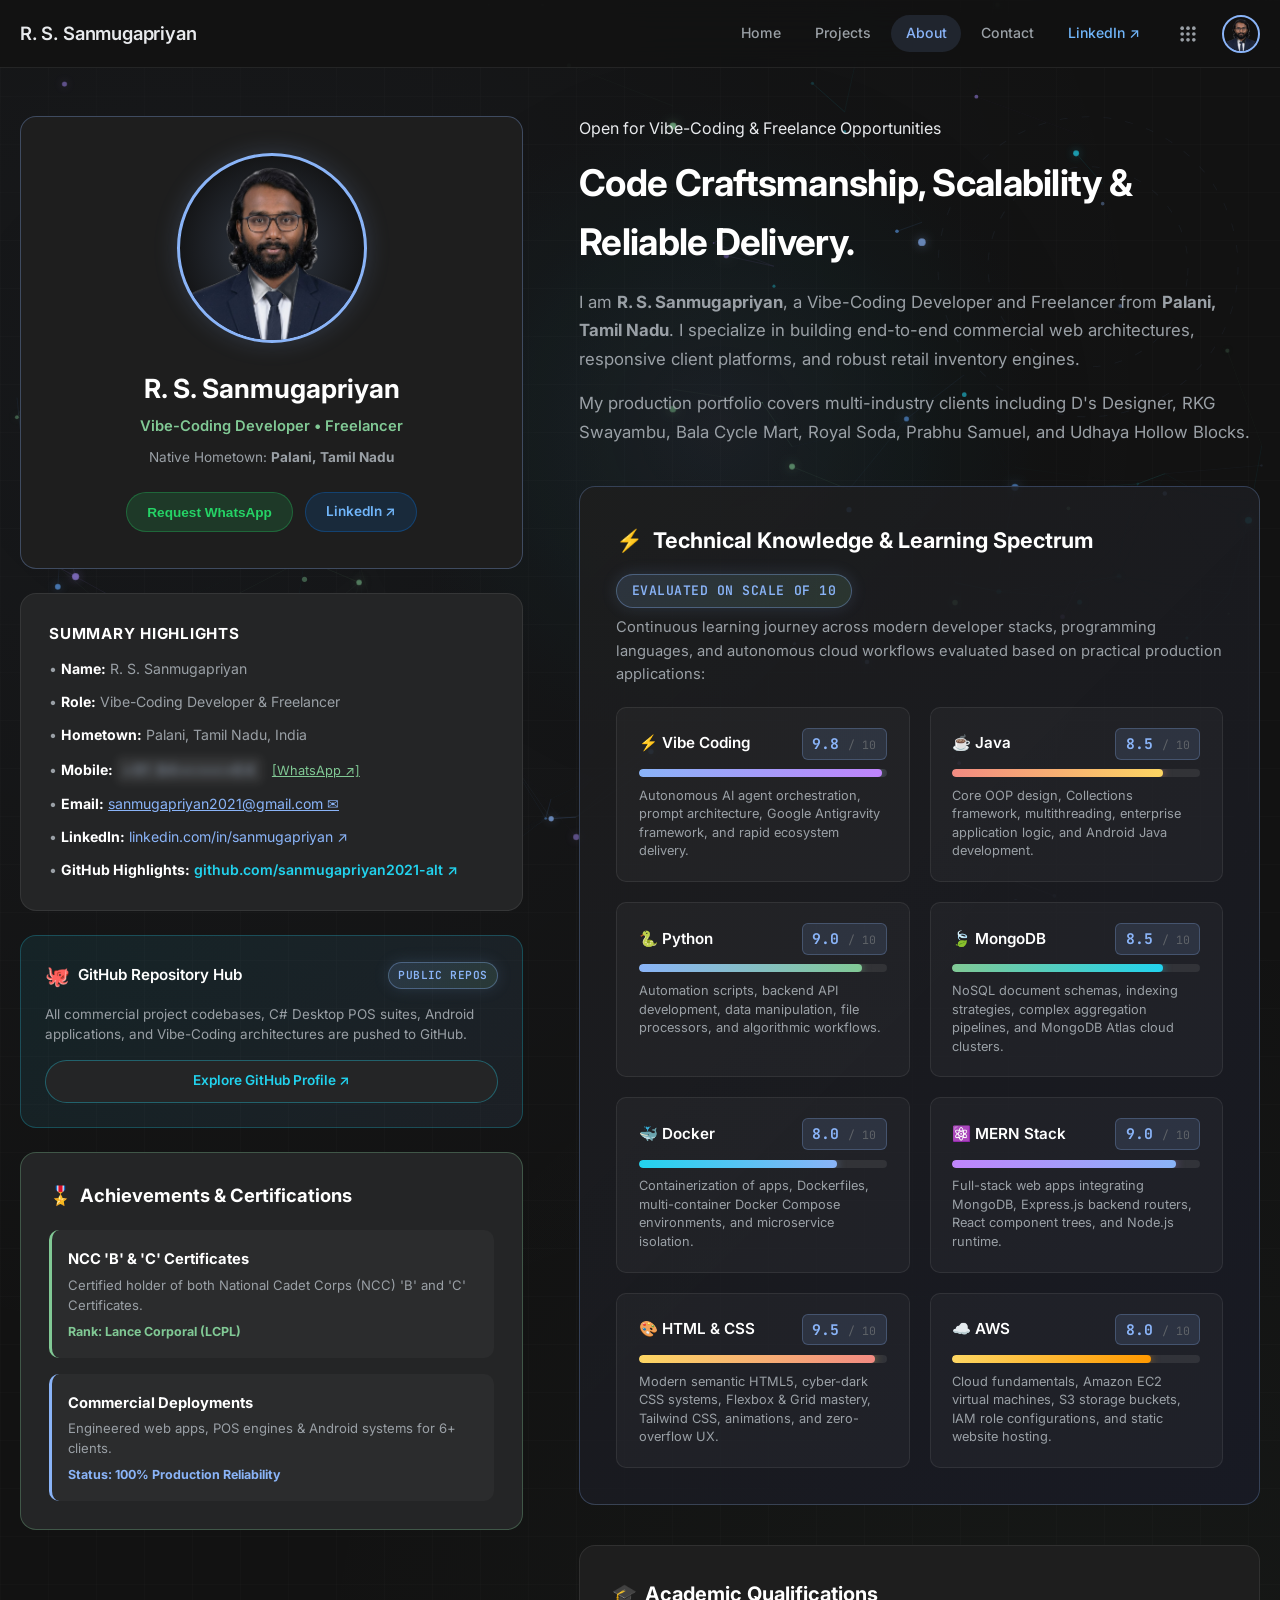
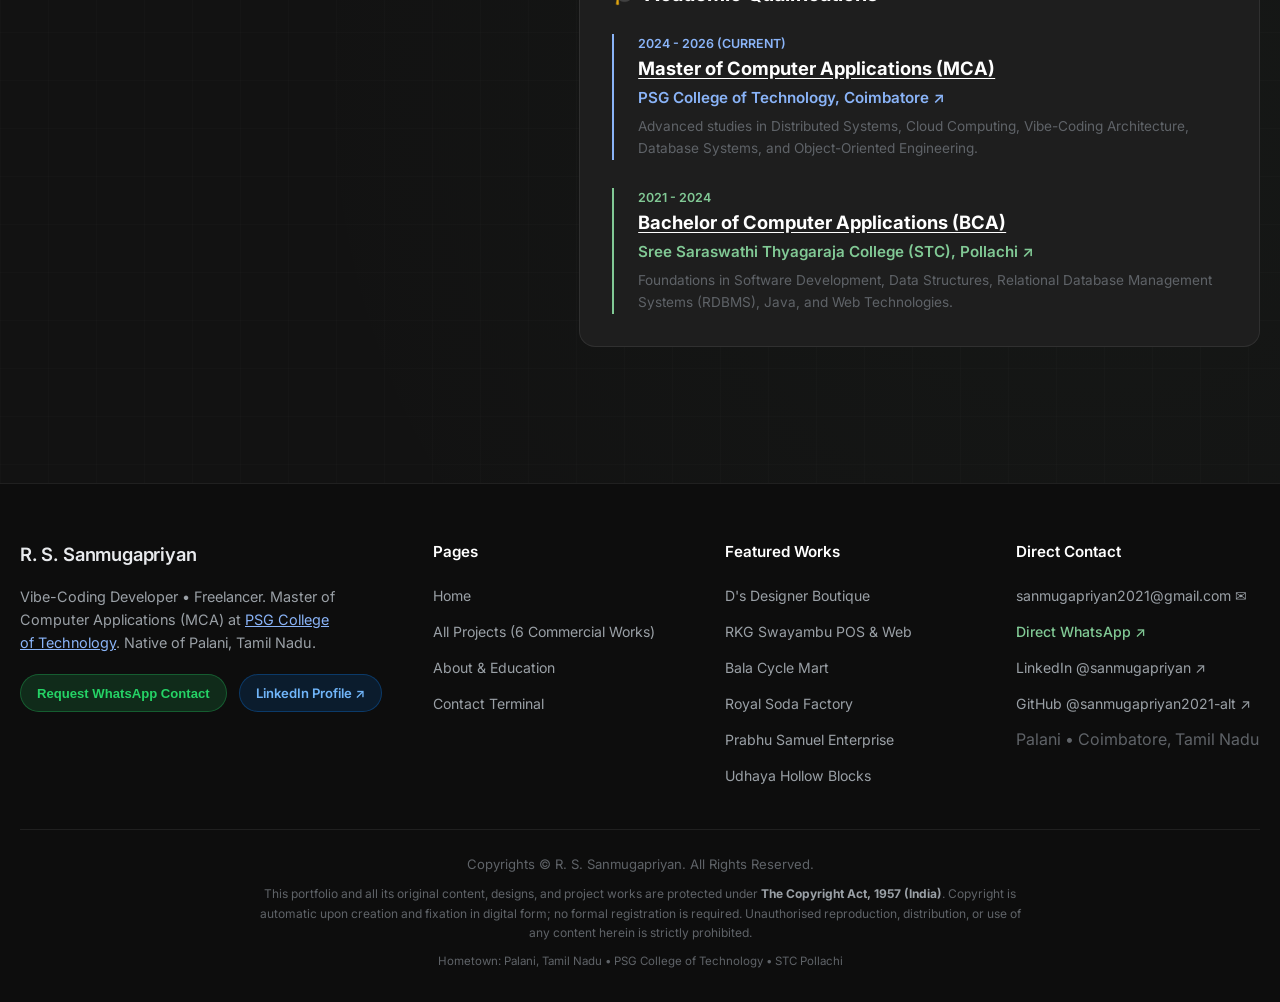
<file: about.html>
<!DOCTYPE html>
<html lang="en">
<head>
  <meta charset="UTF-8">
  <meta name="viewport" content="width=device-width, initial-scale=1.0">
  <title>About R. S. Sanmugapriyan | Vibe-Coding Developer & Freelancer</title>
  <link rel="preconnect" href="https://fonts.googleapis.com">
  <link rel="preconnect" href="https://fonts.gstatic.com" crossorigin>
  <link href="https://fonts.googleapis.com/css2?family=Google+Sans:wght@400;500;700&family=Inter:wght@300;400;500;600;700&family=JetBrains+Mono:wght@400;500;600&display=swap" rel="stylesheet">
  <link rel="stylesheet" href="css/style.css">
</head>
<body>

<canvas id="antigravityCanvas" class="g-antigravity-bg"></canvas>


<canvas id="antigravityCanvas" class="g-antigravity-bg"></canvas>

<header class="g-appbar">
  <div class="g-appbar-inner">
    <a href="index.html" class="g-brand">

      <span>R. S. Sanmugapriyan</span>
    </a>

    <div class="g-nav-actions">
      <nav class="g-nav-links">
        <a href="index.html" class="g-nav-link ">Home</a>
        <a href="projects.html" class="g-nav-link ">Projects</a>
        <a href="about.html" class="g-nav-link active">About</a>
        <a href="contact.html" class="g-nav-link ">Contact</a>
        <a href="https://www.linkedin.com/in/sanmugapriyan-sowndrapandian-443132261/" target="_blank" class="g-nav-link" style="color: #70b5f9;">LinkedIn ↗</a>
      </nav>

      <!-- Google 9-dots Waffle Menu -->
      <div style="position: relative;">
        <button class="g-waffle-btn" id="waffleBtn" aria-label="Apps Menu">
          <svg width="20" height="20" viewBox="0 0 24 24" fill="currentColor">
            <circle cx="5" cy="5" r="2.2"></circle><circle cx="12" cy="5" r="2.2"></circle><circle cx="19" cy="5" r="2.2"></circle>
            <circle cx="5" cy="12" r="2.2"></circle><circle cx="12" cy="12" r="2.2"></circle><circle cx="19" cy="12" r="2.2"></circle>
            <circle cx="5" cy="19" r="2.2"></circle><circle cx="12" cy="19" r="2.2"></circle><circle cx="19" cy="19" r="2.2"></circle>
          </svg>
        </button>

                <div class="g-waffle-menu" id="waffleMenu">
          <!-- 1. D's Designer -->
          <a href="project-dsdesigner.html" class="g-app-tile" title="D's Designer Couture">
            <div class="tile-icon" style="background: #1a0f12; border-color: rgba(255, 133, 149, 0.3);">
              <img src="assets/ds_designer_logo.png" alt="D's Designer Logo">
            </div>
            <span>D's Designer</span>
          </a>

          <!-- 2. RKG Swayambu -->
          <a href="project-rkg-swayambu.html" class="g-app-tile" title="RKG Swayambu POS & Mobile">
            <div class="tile-icon" style="background: #0e121a; border-color: rgba(138, 180, 248, 0.3);">
              <img src="assets/rkg_logo_circular.png" alt="RKG Swayambu Logo">
            </div>
            <span>RKG Feeds</span>
          </a>

          <!-- 3. Udhaya Hollow Blocks -->
          <a href="project-udhaya-hollow-blocks.html" class="g-app-tile" title="Udhaya Hollow Blocks Portal">
            <div class="tile-icon" style="background: #0d161a; border-color: rgba(34, 211, 238, 0.3);">
              <img src="assets/udh_logo.png" alt="Udhaya Hollow Blocks Logo">
            </div>
            <span>Udhaya Blocks</span>
          </a>

          <!-- 4. Prabhu Sawmill -->
          <a href="project-prabhu-samuel.html" class="g-app-tile" title="Prabhu Sawmill & Timber">
            <div class="tile-icon" style="background: #181410; border-color: rgba(192, 132, 252, 0.3);">
              <img src="assets/prabhu_logo.png" alt="Prabhu Sawmill Logo">
            </div>
            <span>Prabhu Sawmill</span>
          </a>

          <!-- 5. Bala Cycle Mart -->
          <a href="project-bala-cycle.html" class="g-app-tile" title="Bala Cycle Mart Showroom">
            <div class="tile-icon" style="background: #101813; border-color: rgba(129, 201, 149, 0.3);">
              <img src="assets/bala_cycle_logo.jpeg" alt="Bala Cycle Mart Logo">
            </div>
            <span>Bala Cycle</span>
          </a>

          <!-- 6. Royal Soda Factory -->
          <a href="project-royal-soda.html" class="g-app-tile" title="Royal Soda Factory Wholesale">
            <div class="tile-icon" style="background: #1f180d; border-color: rgba(253, 214, 99, 0.3);">
              <img src="assets/royal_soda_logo.png" alt="Royal Soda Logo">
            </div>
            <span>Royal Soda</span>
          </a>

          <!-- 7. All Projects Catalog -->
          <a href="projects.html" class="g-app-tile" title="Browse All Projects">
            <div class="tile-icon" style="background: rgba(138, 180, 248, 0.12); border-color: rgba(138, 180, 248, 0.35);">
              <svg width="22" height="22" viewBox="0 0 24 24" fill="#8ab4f8"><path d="M4 6H2v14c0 1.1.9 2 2 2h14v-2H4V6zm16-4H8c-1.1 0-2 .9-2 2v12c0 1.1.9 2 2 2h12c1.1 0 2-.9 2-2V4c0-1.1-.9-2-2-2zm0 14H8V4h12v12z"/></svg>
            </div>
            <span style="color: var(--g-blue); font-weight: 600;">All Projects</span>
          </a>

          <!-- 8. About & Qualifications -->
          <a href="about.html" class="g-app-tile" title="About & Education">
            <div class="tile-icon" style="background: rgba(129, 201, 149, 0.12); border-color: rgba(129, 201, 149, 0.35);">
              <svg width="22" height="22" viewBox="0 0 24 24" fill="#81c995"><path d="M12 2C6.48 2 2 6.48 2 12s4.48 10 10 10 10-4.48 10-10S17.52 2 12 2zm0 3c1.66 0 3 1.34 3 3s-1.34 3-3 3-3-1.34-3-3 1.34-3 3-3zm0 14.2c-2.5 0-4.71-1.28-6-3.22.03-1.99 4-3.08 6-3.08 1.99 0 5.97 1.09 6 3.08-1.29 1.94-3.5 3.22-6 3.22z"/></svg>
            </div>
            <span style="color: var(--g-green); font-weight: 600;">About</span>
          </a>

          <!-- 9. Contact Terminal -->
          <a href="contact.html" class="g-app-tile" title="Direct Contact">
            <div class="tile-icon" style="background: rgba(253, 214, 99, 0.12); border-color: rgba(253, 214, 99, 0.35);">
              <svg width="22" height="22" viewBox="0 0 24 24" fill="#fdd663"><path d="M20 4H4c-1.1 0-1.99.9-1.99 2L2 18c0 1.1.9 2 2 2h16c1.1 0 2-.9 2-2V6c0-1.1-.9-2-2-2zm0 4l-8 5-8-5V6l8 5 8-5v2z"/></svg>
            </div>
            <span style="color: var(--g-yellow); font-weight: 600;">Contact</span>
          </a>
        </div>
      </div>

      <a href="about.html" class="g-appbar-avatar" title="View R. S. Sanmugapriyan">
        <img src="assets/profile_nobg.png" alt="R. S. Sanmugapriyan Avatar">
      </a>
    </div>
  </div>
</header>


<section class="g-section" style="padding-top: 3rem;">
  <div style="display: grid; grid-template-columns: 0.85fr 1.15fr; gap: 3.5rem; align-items: start;">
    <!-- Identity Profile Card -->
    <div style="display: flex; flex-direction: column; gap: 1.5rem;">
      <div class="g-card" style="padding: 2.25rem; text-align: center; border-color: rgba(138, 180, 248, 0.3);">
        <div style="width: 190px; height: 190px; margin: 0 auto 1.5rem; border-radius: 50%; overflow: hidden; border: 3px solid var(--g-blue); box-shadow: var(--shadow-glow); background: radial-gradient(circle, rgba(138,180,248,0.2) 0%, #151618 70%);">
          <img src="assets/profile_nobg.png" alt="R. S. Sanmugapriyan" style="width: 100%; height: 100%; object-fit: cover; object-position: top center;">
        </div>

        <h1 style="font-size: 1.65rem; color: #fff; font-weight: 700;">R. S. Sanmugapriyan</h1>
        <div style="color: var(--g-green); font-size: 0.92rem; font-weight: 600; margin-top: 0.35rem;">
          Vibe-Coding Developer &bull; Freelancer
        </div>
        <div style="color: var(--g-text-secondary); font-size: 0.85rem; margin-top: 0.5rem;">
          Native Hometown: <strong>Palani, Tamil Nadu</strong>
        </div>

        <div style="display: flex; justify-content: center; gap: 0.75rem; margin-top: 1.5rem; flex-wrap: wrap;">
          <button class="g-btn g-btn-whatsapp trigger-wa-access" href="https://wa.me/918438539264?text=Hello%20R.%20S.%20Sanmugapriyan%2C%20I%20visited%20your%20portfolio%20and%20would%20like%20to%20connect%20on%20WhatsApp." target="_blank" rel="noopener noreferrer" style="padding: 0.5rem 1.25rem; font-size: 0.85rem;">
            Request WhatsApp
          </button>
          <a href="https://www.linkedin.com/in/sanmugapriyan-sowndrapandian-443132261/" target="_blank" class="g-btn g-btn-linkedin" style="padding: 0.5rem 1.25rem; font-size: 0.85rem;">
            LinkedIn ↗
          </a>
        </div>
      </div>

      <div class="g-card" style="padding: 1.75rem; background: var(--g-surface-elevated);">
        <h3 style="font-size: 0.95rem; color: #fff; margin-bottom: 0.75rem; text-transform: uppercase; letter-spacing: 0.05em;">
          Summary Highlights
        </h3>
        <ul style="list-style: none; display: flex; flex-direction: column; gap: 0.65rem; font-size: 0.88rem; color: var(--g-text-secondary);">
          <li>&bull; <strong style="color: #fff;">Name:</strong> R. S. Sanmugapriyan</li>
          <li>&bull; <strong style="color: #fff;">Role:</strong> Vibe-Coding Developer &amp; Freelancer</li>
          <li>&bull; <strong style="color: #fff;">Hometown:</strong> Palani, Tamil Nadu, India</li>
          <li>&bull; <strong style="color: #fff;">Mobile:</strong> <span class="g-blurred-number">+91 84••••••64</span> <a href="https://wa.me/918438539264?text=Hello%20R.%20S.%20Sanmugapriyan%2C%20I%20visited%20your%20portfolio%20and%20would%20like%20to%20connect%20on%20WhatsApp." target="_blank" rel="noopener noreferrer" style="color: var(--g-green); font-size: 0.8rem; margin-left: 0.4rem; text-decoration: underline;">[WhatsApp ↗]</a></li>
          <li>&bull; <strong style="color: #fff;">Email:</strong> <a href="mailto:sanmugapriyan2021@gmail.com?subject=Project%20Inquiry%20-%20R.%20S.%20Sanmugapriyan&body=Hello%20Sanmugapriyan%2C%0A%0AI%20explored%20your%20portfolio%20and%20would%20like%20to%20connect%20regarding%20a%20project%20inquiry.%0A%0ABest%20regards%2C" style="color: var(--g-blue); text-decoration: underline;">sanmugapriyan2021@gmail.com ✉</a></li>
          <li>&bull; <strong style="color: #fff;">LinkedIn:</strong> <a href="https://www.linkedin.com/in/sanmugapriyan-sowndrapandian-443132261/" target="_blank" rel="noopener noreferrer" style="color: var(--g-blue);">linkedin.com/in/sanmugapriyan ↗</a></li>
          <li>&bull; <strong style="color: #fff;">GitHub Highlights:</strong> <a href="https://github.com/sanmugapriyan2021-alt" target="_blank" rel="noopener noreferrer" style="color: #22d3ee; font-weight: 600;">github.com/sanmugapriyan2021-alt ↗</a></li>
        </ul>
      </div>

      <!-- GitHub High-Impact Highlights Card -->
      <div class="g-card" style="padding: 1.5rem; background: linear-gradient(135deg, rgba(34, 211, 238, 0.08), rgba(138, 180, 248, 0.08)); border-color: rgba(34, 211, 238, 0.25);">
        <div style="display: flex; align-items: center; justify-content: space-between; margin-bottom: 0.75rem;">
          <div style="display: flex; align-items: center; gap: 0.5rem; color: #fff; font-weight: 600; font-size: 0.95rem;">
            <span style="font-size: 1.25rem;">🐙</span> GitHub Repository Hub
          </div>
          <span class="vibe-tag" style="font-size: 0.7rem; padding: 0.2rem 0.6rem;">Public Repos</span>
        </div>
        <p style="color: var(--g-text-secondary); font-size: 0.84rem; line-height: 1.5; margin-bottom: 1rem;">
          All commercial project codebases, C# Desktop POS suites, Android applications, and Vibe-Coding architectures are pushed to GitHub.
        </p>
        <a href="https://github.com/sanmugapriyan2021-alt" target="_blank" rel="noopener noreferrer" class="g-btn g-btn-tonal" style="width: 100%; justify-content: center; font-size: 0.85rem; padding: 0.6rem 1rem; border-color: rgba(34, 211, 238, 0.35); color: #22d3ee; font-weight: 600;">
          Explore GitHub Profile ↗
        </a>
      </div>
      <!-- Achievements & Certifications (Moved to Left Column) -->
      <div class="g-card" style="padding: 1.75rem; background: var(--g-surface-elevated); border-color: rgba(129, 201, 149, 0.3);">
        <h3 style="font-size: 1.15rem; color: #fff; margin-bottom: 1.25rem; display: flex; align-items: center; gap: 0.5rem;">
          <span>🎖️</span> Achievements &amp; Certifications
        </h3>

        <div style="display: flex; flex-direction: column; gap: 1rem;">
          <div style="background: rgba(255, 255, 255, 0.03); padding: 1rem; border-radius: var(--radius-sm); border-left: 3px solid var(--g-green);">
            <strong style="color: #fff; font-size: 0.92rem;">NCC 'B' &amp; 'C' Certificates</strong>
            <p style="color: var(--g-text-secondary); font-size: 0.82rem; margin-top: 0.25rem; line-height: 1.5;">
              Certified holder of both National Cadet Corps (NCC) 'B' and 'C' Certificates.
            </p>
            <div style="margin-top: 0.4rem; font-size: 0.78rem; color: var(--g-green); font-weight: 700;">
              Rank: Lance Corporal (LCPL)
            </div>
          </div>

          <div style="background: rgba(255, 255, 255, 0.03); padding: 1rem; border-radius: var(--radius-sm); border-left: 3px solid var(--g-blue);">
            <strong style="color: #fff; font-size: 0.92rem;">Commercial Deployments</strong>
            <p style="color: var(--g-text-secondary); font-size: 0.82rem; margin-top: 0.25rem; line-height: 1.5;">
              Engineered web apps, POS engines &amp; Android systems for 6+ clients.
            </p>
            <div style="margin-top: 0.4rem; font-size: 0.78rem; color: var(--g-blue); font-weight: 700;">
              Status: 100% Production Reliability
            </div>
          </div>
        </div>
      </div>
    </div>

    <!-- Biography & Academics -->
    <div style="display: flex; flex-direction: column; gap: 2.5rem;">
      <div>
        <div class="g-status-pill">
          <span class="g-open-dot"></span>
          <span>Open for Vibe-Coding &amp; Freelance Opportunities</span>
        </div>
        <h2 class="g-section-title" style="font-size: 2.3rem; margin-top: 0.75rem;">
          Code Craftsmanship, Scalability &amp; Reliable Delivery.
        </h2>
        <p style="color: var(--g-text-secondary); font-size: 1.05rem; line-height: 1.7; margin-top: 1rem;">
          I am <strong>R. S. Sanmugapriyan</strong>, a Vibe-Coding Developer and Freelancer from <strong>Palani, Tamil Nadu</strong>. I specialize in building end-to-end commercial web architectures, responsive client platforms, and robust retail inventory engines.
        </p>
        <p style="color: var(--g-text-secondary); font-size: 1.05rem; line-height: 1.7; margin-top: 1rem;">
          My production portfolio covers multi-industry clients including D's Designer, RKG Swayambu, Bala Cycle Mart, Royal Soda, Prabhu Samuel, and Udhaya Hollow Blocks.
        </p>
      </div>

            <!-- Technologies & Languages Knowledge Scale (Out of 10) -->
      <div class="g-card" style="padding: 2.25rem; background: linear-gradient(135deg, rgba(30, 30, 30, 0.85), rgba(24, 26, 36, 0.95)); border-color: rgba(138, 180, 248, 0.25);">
        <div style="display: flex; align-items: center; justify-content: space-between; flex-wrap: wrap; gap: 1rem; margin-bottom: 0.5rem;">
          <h3 style="font-size: 1.35rem; color: #fff; display: flex; align-items: center; gap: 0.6rem;">
            <span>⚡</span> Technical Knowledge &amp; Learning Spectrum
          </h3>
          <span class="vibe-tag">Evaluated on Scale of 10</span>
        </div>
        <p style="color: var(--g-text-secondary); font-size: 0.92rem; line-height: 1.6;">
          Continuous learning journey across modern developer stacks, programming languages, and autonomous cloud workflows evaluated based on practical production applications:
        </p>

        <div class="g-skills-scale-grid">
          
          <!-- 1. Vibe Coding -->
          <div class="g-skill-item">
            <div class="g-skill-header">
              <span class="g-skill-title">⚡ Vibe Coding</span>
              <span class="g-skill-score">9.8 <span class="g-skill-score-scale">/ 10</span></span>
            </div>
            <div class="g-meter-track">
              <div class="g-meter-fill" style="width: 98%; background: linear-gradient(90deg, #8ab4f8, #c084fc); box-shadow: 0 0 10px rgba(138, 180, 248, 0.5);"></div>
            </div>
            <span class="g-skill-desc">Autonomous AI agent orchestration, prompt architecture, Google Antigravity framework, and rapid ecosystem delivery.</span>
          </div>

          <!-- 2. Java -->
          <div class="g-skill-item">
            <div class="g-skill-header">
              <span class="g-skill-title">☕ Java</span>
              <span class="g-skill-score">8.5 <span class="g-skill-score-scale">/ 10</span></span>
            </div>
            <div class="g-meter-track">
              <div class="g-meter-fill" style="width: 85%; background: linear-gradient(90deg, #f28b82, #fdd663); box-shadow: 0 0 10px rgba(242, 139, 130, 0.5);"></div>
            </div>
            <span class="g-skill-desc">Core OOP design, Collections framework, multithreading, enterprise application logic, and Android Java development.</span>
          </div>

          <!-- 3. Python -->
          <div class="g-skill-item">
            <div class="g-skill-header">
              <span class="g-skill-title">🐍 Python</span>
              <span class="g-skill-score">9.0 <span class="g-skill-score-scale">/ 10</span></span>
            </div>
            <div class="g-meter-track">
              <div class="g-meter-fill" style="width: 90%; background: linear-gradient(90deg, #8ab4f8, #81c995); box-shadow: 0 0 10px rgba(129, 201, 149, 0.5);"></div>
            </div>
            <span class="g-skill-desc">Automation scripts, backend API development, data manipulation, file processors, and algorithmic workflows.</span>
          </div>

          <!-- 4. MongoDB -->
          <div class="g-skill-item">
            <div class="g-skill-header">
              <span class="g-skill-title">🍃 MongoDB</span>
              <span class="g-skill-score">8.5 <span class="g-skill-score-scale">/ 10</span></span>
            </div>
            <div class="g-meter-track">
              <div class="g-meter-fill" style="width: 85%; background: linear-gradient(90deg, #81c995, #22d3ee); box-shadow: 0 0 10px rgba(34, 211, 238, 0.5);"></div>
            </div>
            <span class="g-skill-desc">NoSQL document schemas, indexing strategies, complex aggregation pipelines, and MongoDB Atlas cloud clusters.</span>
          </div>

          <!-- 5. Docker -->
          <div class="g-skill-item">
            <div class="g-skill-header">
              <span class="g-skill-title">🐳 Docker</span>
              <span class="g-skill-score">8.0 <span class="g-skill-score-scale">/ 10</span></span>
            </div>
            <div class="g-meter-track">
              <div class="g-meter-fill" style="width: 80%; background: linear-gradient(90deg, #22d3ee, #8ab4f8); box-shadow: 0 0 10px rgba(138, 180, 248, 0.5);"></div>
            </div>
            <span class="g-skill-desc">Containerization of apps, Dockerfiles, multi-container Docker Compose environments, and microservice isolation.</span>
          </div>

          <!-- 6. MERN Stack -->
          <div class="g-skill-item">
            <div class="g-skill-header">
              <span class="g-skill-title">⚛️ MERN Stack</span>
              <span class="g-skill-score">9.0 <span class="g-skill-score-scale">/ 10</span></span>
            </div>
            <div class="g-meter-track">
              <div class="g-meter-fill" style="width: 90%; background: linear-gradient(90deg, #c084fc, #8ab4f8); box-shadow: 0 0 10px rgba(192, 132, 252, 0.5);"></div>
            </div>
            <span class="g-skill-desc">Full-stack web apps integrating MongoDB, Express.js backend routers, React component trees, and Node.js runtime.</span>
          </div>

          <!-- 7. HTML & CSS -->
          <div class="g-skill-item">
            <div class="g-skill-header">
              <span class="g-skill-title">🎨 HTML &amp; CSS</span>
              <span class="g-skill-score">9.5 <span class="g-skill-score-scale">/ 10</span></span>
            </div>
            <div class="g-meter-track">
              <div class="g-meter-fill" style="width: 95%; background: linear-gradient(90deg, #fdd663, #f28b82); box-shadow: 0 0 10px rgba(253, 214, 99, 0.5);"></div>
            </div>
            <span class="g-skill-desc">Modern semantic HTML5, cyber-dark CSS systems, Flexbox &amp; Grid mastery, Tailwind CSS, animations, and zero-overflow UX.</span>
          </div>

          <!-- 8. AWS -->
          <div class="g-skill-item">
            <div class="g-skill-header">
              <span class="g-skill-title">☁️ AWS</span>
              <span class="g-skill-score">8.0 <span class="g-skill-score-scale">/ 10</span></span>
            </div>
            <div class="g-meter-track">
              <div class="g-meter-fill" style="width: 80%; background: linear-gradient(90deg, #fdd663, #ff9900); box-shadow: 0 0 10px rgba(255, 153, 0, 0.5);"></div>
            </div>
            <span class="g-skill-desc">Cloud fundamentals, Amazon EC2 virtual machines, S3 storage buckets, IAM role configurations, and static website hosting.</span>
          </div>

        </div>
      </div>


      <!-- Education Timeline with Official Links -->
      <div class="g-card" style="padding: 2rem;">
        <h3 style="font-size: 1.25rem; color: #fff; margin-bottom: 1.5rem; display: flex; align-items: center; gap: 0.5rem;">
          <span>🎓</span> Academic Qualifications
        </h3>

        <div style="display: flex; flex-direction: column; gap: 1.75rem;">
          <!-- PG: PSG Tech -->
          <div style="position: relative; padding-left: 1.5rem; border-left: 2px solid var(--g-blue);">
            <div style="font-size: 0.78rem; color: var(--g-blue); font-weight: 600;">2024 - 2026 (CURRENT)</div>
            <div style="font-size: 1.15rem; color: #fff; font-weight: 700;">
              <a href="https://www.psgtech.edu/" target="_blank" style="color: #fff; text-decoration: underline; text-underline-offset: 3px;">
                Master of Computer Applications (MCA)
              </a>
            </div>
            <div style="color: var(--g-blue); font-size: 0.95rem; font-weight: 600; margin-top: 0.2rem;">
              <a href="https://www.psgtech.edu/" target="_blank" style="color: var(--g-blue);">
                PSG College of Technology, Coimbatore ↗
              </a>
            </div>
            <p style="color: var(--g-text-tertiary); font-size: 0.85rem; margin-top: 0.35rem;">
              Advanced studies in Distributed Systems, Cloud Computing, Vibe-Coding Architecture, Database Systems, and Object-Oriented Engineering.
            </p>
          </div>

          <!-- UG: STC Pollachi -->
          <div style="position: relative; padding-left: 1.5rem; border-left: 2px solid var(--g-green);">
            <div style="font-size: 0.78rem; color: var(--g-green); font-weight: 600;">2021 - 2024</div>
            <div style="font-size: 1.15rem; color: #fff; font-weight: 700;">
              <a href="https://stc.ac.in/" target="_blank" style="color: #fff; text-decoration: underline; text-underline-offset: 3px;">
                Bachelor of Computer Applications (BCA)
              </a>
            </div>
            <div style="color: var(--g-green); font-size: 0.95rem; font-weight: 600; margin-top: 0.2rem;">
              <a href="https://stc.ac.in/" target="_blank" style="color: var(--g-green);">
                Sree Saraswathi Thyagaraja College (STC), Pollachi ↗
              </a>
            </div>
            <p style="color: var(--g-text-tertiary); font-size: 0.85rem; margin-top: 0.35rem;">
              Foundations in Software Development, Data Structures, Relational Database Management Systems (RDBMS), Java, and Web Technologies.
            </p>
          </div>
        </div>
      </div>

      
      </div>
    </div>
  </div>
</section>

<footer class="g-footer">
  <div class="g-footer-inner">
    <div class="g-footer-col">
      <div class="g-brand" style="margin-bottom: 1rem;">
        
        <span>R. S. Sanmugapriyan</span>
      </div>
      <p style="color: var(--g-text-secondary); font-size: 0.9rem; line-height: 1.6; max-width: 320px;">
        Vibe-Coding Developer &bull; Freelancer. Master of Computer Applications (MCA) at <a href="https://www.psgtech.edu/" target="_blank" style="color: var(--g-blue); text-decoration: underline;">PSG College of Technology</a>. Native of Palani, Tamil Nadu.
      </p>
      <div style="margin-top: 1.25rem; display: flex; gap: 0.75rem; flex-wrap: wrap;">
        <button class="g-btn g-btn-whatsapp trigger-wa-access" href="https://wa.me/918438539264?text=Hello%20R.%20S.%20Sanmugapriyan%2C%20I%20visited%20your%20portfolio%20and%20would%20like%20to%20connect%20on%20WhatsApp." target="_blank" rel="noopener noreferrer" style="padding: 0.45rem 1rem; font-size: 0.82rem;">
          Request WhatsApp Contact
        </button>
        <a href="https://www.linkedin.com/in/sanmugapriyan-sowndrapandian-443132261/" target="_blank" class="g-btn g-btn-linkedin" style="padding: 0.45rem 1rem; font-size: 0.82rem;">
          LinkedIn Profile ↗
        </a>
      </div>
    </div>

    <div class="g-footer-col">
      <h4>Pages</h4>
      <ul class="g-footer-links">
        <li><a href="index.html">Home</a></li>
        <li><a href="projects.html">All Projects (6 Commercial Works)</a></li>
        <li><a href="about.html">About & Education</a></li>
        <li><a href="contact.html">Contact Terminal</a></li>
      </ul>
    </div>

    <div class="g-footer-col">
      <h4>Featured Works</h4>
      <ul class="g-footer-links">
        <li><a href="project-dsdesigner.html">D's Designer Boutique</a></li>
        <li><a href="project-rkg-swayambu.html">RKG Swayambu POS & Web</a></li>
        <li><a href="project-bala-cycle.html">Bala Cycle Mart</a></li>
        <li><a href="project-royal-soda.html">Royal Soda Factory</a></li>
        <li><a href="project-prabhu-samuel.html">Prabhu Samuel Enterprise</a></li>
        <li><a href="project-udhaya-hollow-blocks.html">Udhaya Hollow Blocks</a></li>
      </ul>
    </div>

    <div class="g-footer-col">
      <h4>Direct Contact</h4>
      <ul class="g-footer-links">
        <li><a href="mailto:sanmugapriyan2021@gmail.com?subject=Project%20Inquiry%20-%20R.%20S.%20Sanmugapriyan&body=Hello%20Sanmugapriyan%2C%0A%0AI%20explored%20your%20portfolio%20and%20would%20like%20to%20connect%20regarding%20a%20project%20inquiry.%0A%0ABest%20regards%2C">sanmugapriyan2021@gmail.com ✉</a></li>
        <li><a href="https://wa.me/918438539264?text=Hello%20R.%20S.%20Sanmugapriyan%2C%20I%20visited%20your%20portfolio%20and%20would%20like%20to%20connect%20with%20you%20on%20WhatsApp." target="_blank" rel="noopener noreferrer" style="color: var(--g-green); font-weight: 500;">Direct WhatsApp ↗</a></li>
        <li><a href="https://www.linkedin.com/in/sanmugapriyan-sowndrapandian-443132261/" target="_blank">LinkedIn @sanmugapriyan ↗</a></li>
        <li><a href="https://github.com/sanmugapriyan2021-alt" target="_blank">GitHub @sanmugapriyan2021-alt ↗</a></li>
        <li><span style="color: var(--g-text-tertiary);">Palani &bull; Coimbatore, Tamil Nadu</span></li>
      </ul>
    </div>
  </div>

  <div class="g-footer-bottom" style="flex-direction: column; gap: 0.6rem; text-align: center;">
    <span>Copyrights &copy; R. S. Sanmugapriyan. All Rights Reserved.</span>
    <span style="font-size: 0.75rem; color: var(--g-text-tertiary); max-width: 780px; line-height: 1.6;">
      This portfolio and all its original content, designs, and project works are protected under
      <strong style="color: var(--g-text-secondary);">The Copyright Act, 1957 (India)</strong>.
      Copyright is automatic upon creation and fixation in digital form; no formal registration is required.
      Unauthorised reproduction, distribution, or use of any content herein is strictly prohibited.
    </span>
    <span style="font-size: 0.72rem; color: var(--g-text-tertiary);">Hometown: Palani, Tamil Nadu &bull; PSG College of Technology &bull; STC Pollachi</span>
  </div>
</footer>




<script src="js/main.js"></script>

<!-- MOBILE BOTTOM NAVIGATION DOCK (VISIBLE ON MOBILE VIEW) -->
<nav class="g-mobile-bottom-nav" aria-label="Mobile Navigation">
  <a href="index.html" class="g-mobile-tab ">
    <svg viewBox="0 0 24 24"><path d="M10 20v-6h4v6h5v-8h3L12 3 2 12h3v8z"/></svg>
    <span>Home</span>
  </a>
  <a href="projects.html" class="g-mobile-tab ">
    <svg viewBox="0 0 24 24"><path d="M4 6H2v14c0 1.1.9 2 2 2h14v-2H4V6zm16-4H8c-1.1 0-2 .9-2 2v12c0 1.1.9 2 2 2h12c1.1 0 2-.9 2-2V4c0-1.1-.9-2-2-2zm0 14H8V4h12v12z"/></svg>
    <span>Projects</span>
  </a>
  <a href="about.html" class="g-mobile-tab active">
    <svg viewBox="0 0 24 24"><path d="M12 2C6.48 2 2 6.48 2 12s4.48 10 10 10 10-4.48 10-10S17.52 2 12 2zm0 3c1.66 0 3 1.34 3 3s-1.34 3-3 3-3-1.34-3-3 1.34-3 3-3zm0 14.2c-2.5 0-4.71-1.28-6-3.22.03-1.99 4-3.08 6-3.08 1.99 0 5.97 1.09 6 3.08-1.29 1.94-3.5 3.22-6 3.22z"/></svg>
    <span>About</span>
  </a>
  <a href="contact.html" class="g-mobile-tab ">
    <svg viewBox="0 0 24 24"><path d="M20 4H4c-1.1 0-1.99.9-1.99 2L2 18c0 1.1.9 2 2 2h16c1.1 0 2-.9 2-2V6c0-1.1-.9-2-2-2zm0 4l-8 5-8-5V6l8 5 8-5v2z"/></svg>
    <span>Contact</span>
  </a>
</nav>
</body>
</html>
</file>
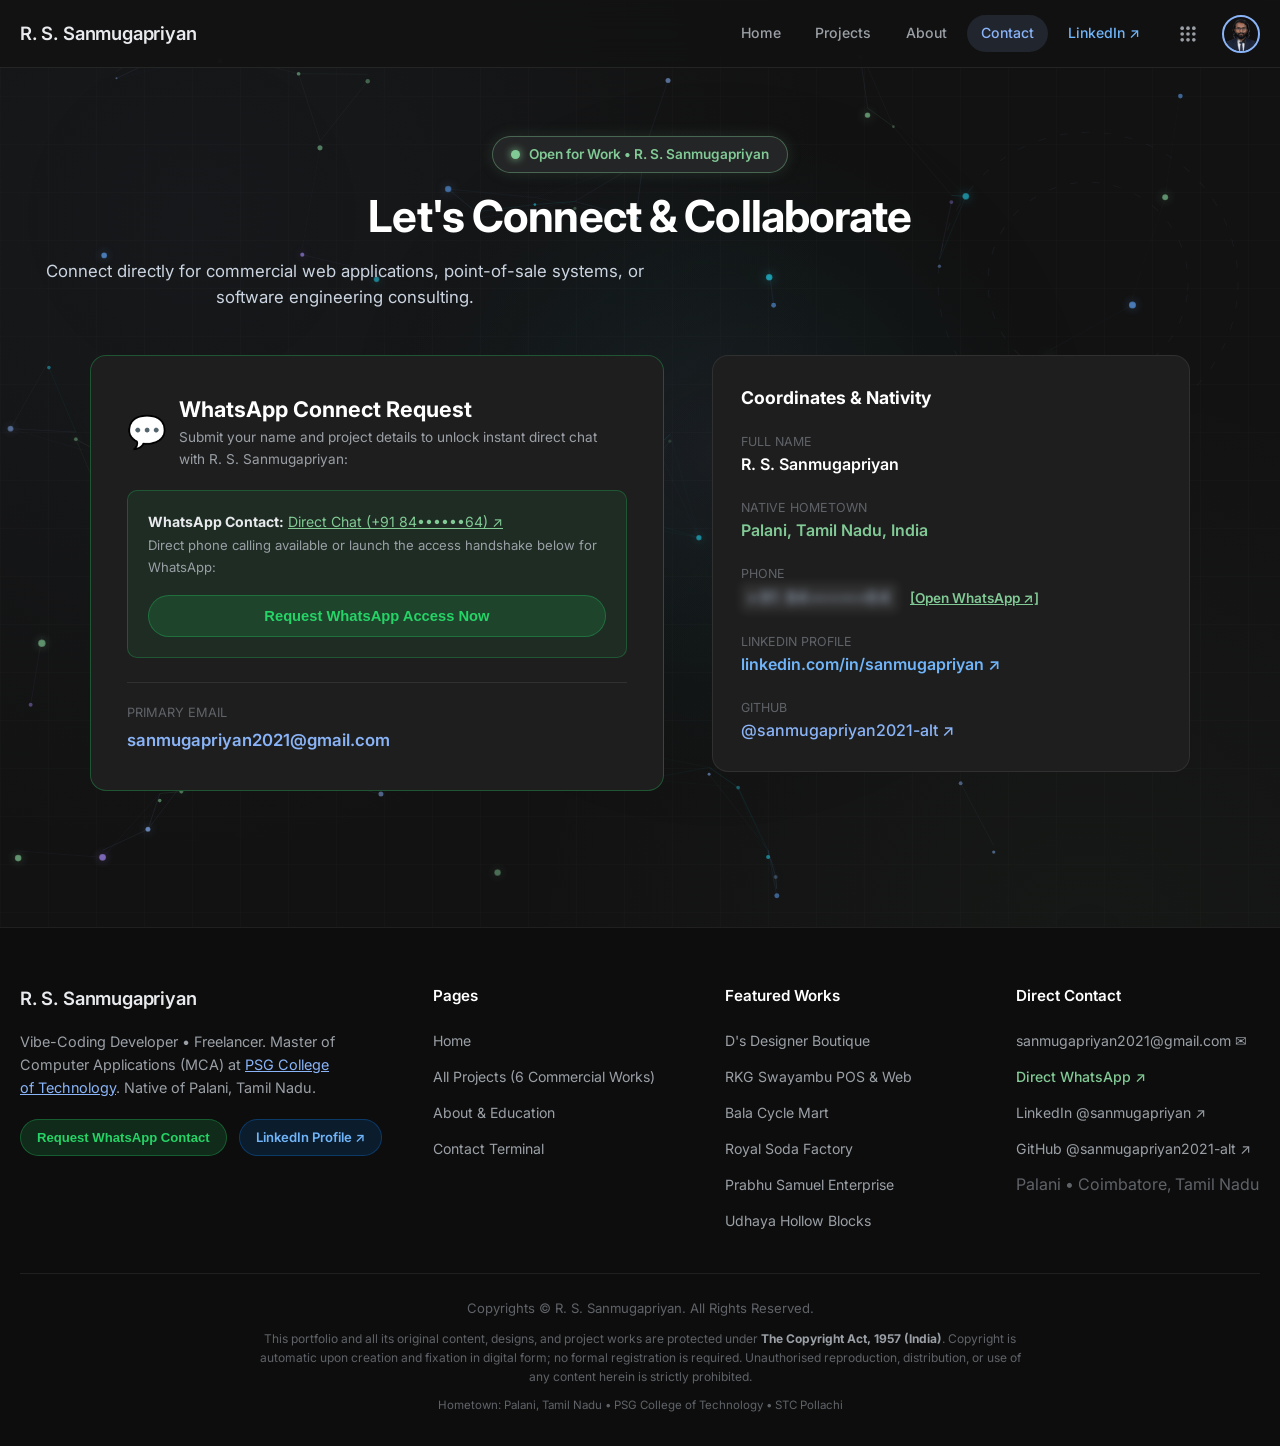
<file: contact.html>
<!DOCTYPE html>
<html lang="en">
<head>
  <meta charset="UTF-8">
  <meta name="viewport" content="width=device-width, initial-scale=1.0">
  <title>Contact R. S. Sanmugapriyan | Vibe-Coding Developer</title>
  <link rel="preconnect" href="https://fonts.googleapis.com">
  <link rel="preconnect" href="https://fonts.gstatic.com" crossorigin>
  <link href="https://fonts.googleapis.com/css2?family=Google+Sans:wght@400;500;700&family=Inter:wght@300;400;500;600;700&family=JetBrains+Mono:wght@400;500;600&display=swap" rel="stylesheet">
  <link rel="stylesheet" href="css/style.css">
</head>
<body>

<canvas id="antigravityCanvas" class="g-antigravity-bg"></canvas>


<canvas id="antigravityCanvas" class="g-antigravity-bg"></canvas>

<header class="g-appbar">
  <div class="g-appbar-inner">
    <a href="index.html" class="g-brand">

      <span>R. S. Sanmugapriyan</span>
    </a>

    <div class="g-nav-actions">
      <nav class="g-nav-links">
        <a href="index.html" class="g-nav-link ">Home</a>
        <a href="projects.html" class="g-nav-link ">Projects</a>
        <a href="about.html" class="g-nav-link ">About</a>
        <a href="contact.html" class="g-nav-link active">Contact</a>
        <a href="https://www.linkedin.com/in/sanmugapriyan-sowndrapandian-443132261/" target="_blank" class="g-nav-link" style="color: #70b5f9;">LinkedIn ↗</a>
      </nav>

      <!-- Google 9-dots Waffle Menu -->
      <div style="position: relative;">
        <button class="g-waffle-btn" id="waffleBtn" aria-label="Apps Menu">
          <svg width="20" height="20" viewBox="0 0 24 24" fill="currentColor">
            <circle cx="5" cy="5" r="2.2"></circle><circle cx="12" cy="5" r="2.2"></circle><circle cx="19" cy="5" r="2.2"></circle>
            <circle cx="5" cy="12" r="2.2"></circle><circle cx="12" cy="12" r="2.2"></circle><circle cx="19" cy="12" r="2.2"></circle>
            <circle cx="5" cy="19" r="2.2"></circle><circle cx="12" cy="19" r="2.2"></circle><circle cx="19" cy="19" r="2.2"></circle>
          </svg>
        </button>

                <div class="g-waffle-menu" id="waffleMenu">
          <!-- 1. D's Designer -->
          <a href="project-dsdesigner.html" class="g-app-tile" title="D's Designer Couture">
            <div class="tile-icon" style="background: #1a0f12; border-color: rgba(255, 133, 149, 0.3);">
              <img src="assets/ds_designer_logo.png" alt="D's Designer Logo">
            </div>
            <span>D's Designer</span>
          </a>

          <!-- 2. RKG Swayambu -->
          <a href="project-rkg-swayambu.html" class="g-app-tile" title="RKG Swayambu POS & Mobile">
            <div class="tile-icon" style="background: #0e121a; border-color: rgba(138, 180, 248, 0.3);">
              <img src="assets/rkg_logo_circular.png" alt="RKG Swayambu Logo">
            </div>
            <span>RKG Feeds</span>
          </a>

          <!-- 3. Udhaya Hollow Blocks -->
          <a href="project-udhaya-hollow-blocks.html" class="g-app-tile" title="Udhaya Hollow Blocks Portal">
            <div class="tile-icon" style="background: #0d161a; border-color: rgba(34, 211, 238, 0.3);">
              <img src="assets/udh_logo.png" alt="Udhaya Hollow Blocks Logo">
            </div>
            <span>Udhaya Blocks</span>
          </a>

          <!-- 4. Prabhu Sawmill -->
          <a href="project-prabhu-samuel.html" class="g-app-tile" title="Prabhu Sawmill & Timber">
            <div class="tile-icon" style="background: #181410; border-color: rgba(192, 132, 252, 0.3);">
              <img src="assets/prabhu_logo.png" alt="Prabhu Sawmill Logo">
            </div>
            <span>Prabhu Sawmill</span>
          </a>

          <!-- 5. Bala Cycle Mart -->
          <a href="project-bala-cycle.html" class="g-app-tile" title="Bala Cycle Mart Showroom">
            <div class="tile-icon" style="background: #101813; border-color: rgba(129, 201, 149, 0.3);">
              <img src="assets/bala_cycle_logo.jpeg" alt="Bala Cycle Mart Logo">
            </div>
            <span>Bala Cycle</span>
          </a>

          <!-- 6. Royal Soda Factory -->
          <a href="project-royal-soda.html" class="g-app-tile" title="Royal Soda Factory Wholesale">
            <div class="tile-icon" style="background: #1f180d; border-color: rgba(253, 214, 99, 0.3);">
              <img src="assets/royal_soda_logo.png" alt="Royal Soda Logo">
            </div>
            <span>Royal Soda</span>
          </a>

          <!-- 7. All Projects Catalog -->
          <a href="projects.html" class="g-app-tile" title="Browse All Projects">
            <div class="tile-icon" style="background: rgba(138, 180, 248, 0.12); border-color: rgba(138, 180, 248, 0.35);">
              <svg width="22" height="22" viewBox="0 0 24 24" fill="#8ab4f8"><path d="M4 6H2v14c0 1.1.9 2 2 2h14v-2H4V6zm16-4H8c-1.1 0-2 .9-2 2v12c0 1.1.9 2 2 2h12c1.1 0 2-.9 2-2V4c0-1.1-.9-2-2-2zm0 14H8V4h12v12z"/></svg>
            </div>
            <span style="color: var(--g-blue); font-weight: 600;">All Projects</span>
          </a>

          <!-- 8. About & Qualifications -->
          <a href="about.html" class="g-app-tile" title="About & Education">
            <div class="tile-icon" style="background: rgba(129, 201, 149, 0.12); border-color: rgba(129, 201, 149, 0.35);">
              <svg width="22" height="22" viewBox="0 0 24 24" fill="#81c995"><path d="M12 2C6.48 2 2 6.48 2 12s4.48 10 10 10 10-4.48 10-10S17.52 2 12 2zm0 3c1.66 0 3 1.34 3 3s-1.34 3-3 3-3-1.34-3-3 1.34-3 3-3zm0 14.2c-2.5 0-4.71-1.28-6-3.22.03-1.99 4-3.08 6-3.08 1.99 0 5.97 1.09 6 3.08-1.29 1.94-3.5 3.22-6 3.22z"/></svg>
            </div>
            <span style="color: var(--g-green); font-weight: 600;">About</span>
          </a>

          <!-- 9. Contact Terminal -->
          <a href="contact.html" class="g-app-tile" title="Direct Contact">
            <div class="tile-icon" style="background: rgba(253, 214, 99, 0.12); border-color: rgba(253, 214, 99, 0.35);">
              <svg width="22" height="22" viewBox="0 0 24 24" fill="#fdd663"><path d="M20 4H4c-1.1 0-1.99.9-1.99 2L2 18c0 1.1.9 2 2 2h16c1.1 0 2-.9 2-2V6c0-1.1-.9-2-2-2zm0 4l-8 5-8-5V6l8 5 8-5v2z"/></svg>
            </div>
            <span style="color: var(--g-yellow); font-weight: 600;">Contact</span>
          </a>
        </div>
      </div>

      <a href="about.html" class="g-appbar-avatar" title="View R. S. Sanmugapriyan">
        <img src="assets/profile_nobg.png" alt="R. S. Sanmugapriyan Avatar">
      </a>
    </div>
  </div>
</header>


<section class="g-section" style="padding-top: 3rem;">
  <div class="g-section-header" style="text-align: center; align-items: center;">
    <div class="g-open-pill">
      <span class="g-open-dot"></span>
      <span>Open for Work &bull; R. S. Sanmugapriyan</span>
    </div>
    <h1 class="g-section-title" style="font-size: 2.75rem; margin-top: 0.5rem;">Let's Connect &amp; Collaborate</h1>
    <p class="g-section-subtitle">
      Connect directly for commercial web applications, point-of-sale systems, or software engineering consulting.
    </p>
  </div>

  <div style="display: grid; grid-template-columns: 1.2fr 1fr; gap: 3rem; align-items: start; max-width: 1100px; margin: 0 auto;">
    <!-- Direct Inquiries Card -->
    <div class="g-card" style="padding: 2.25rem; border-color: rgba(37, 211, 102, 0.3);">
      <div style="display: flex; align-items: center; gap: 0.75rem; margin-bottom: 1.25rem;">
        <span style="font-size: 2rem;">💬</span>
        <div>
          <h2 style="font-size: 1.35rem; color: #fff;">WhatsApp Connect Request</h2>
          <p style="color: var(--g-text-secondary); font-size: 0.85rem;">Submit your name and project details to unlock instant direct chat with R. S. Sanmugapriyan:</p>
        </div>
      </div>

      <div style="background: rgba(37, 211, 102, 0.08); border: 1px solid rgba(37, 211, 102, 0.25); border-radius: var(--radius-sm); padding: 1.25rem; margin-bottom: 1.5rem;">
        <div style="font-size: 0.88rem; color: var(--g-text-primary); line-height: 1.6;">
          <strong>WhatsApp Contact:</strong> <a href="https://wa.me/918438539264?text=Hello%20R.%20S.%20Sanmugapriyan%2C%20I%20am%20inquiring%20about%20your%20services." target="_blank" rel="noopener noreferrer" style="color: var(--g-green); text-decoration: underline;">Direct Chat (+91 84••••••64) ↗</a><br>
          <span style="color: var(--g-text-secondary); font-size: 0.82rem;">Direct phone calling available or launch the access handshake below for WhatsApp:</span>
        </div>
        <div style="margin-top: 1rem;">
          <button class="g-btn g-btn-whatsapp trigger-wa-access" href="https://wa.me/918438539264?text=Hello%20R.%20S.%20Sanmugapriyan%2C%20I%20visited%20your%20portfolio%20and%20would%20like%20to%20connect%20on%20WhatsApp." target="_blank" rel="noopener noreferrer" style="width: 100%; justify-content: center;">
            Request WhatsApp Access Now
          </button>
        </div>
      </div>

      <div style="border-top: 1px solid var(--g-border); padding-top: 1.25rem;">
        <div style="font-size: 0.8rem; color: var(--g-text-tertiary);">PRIMARY EMAIL</div>
        <div style="font-size: 1.05rem; color: #fff; font-weight: 600; margin-top: 0.25rem;">
          <a href="mailto:sanmugapriyan2021@gmail.com?subject=Project%20Inquiry%20-%20R.%20S.%20Sanmugapriyan&body=Hello%20Sanmugapriyan%2C%0A%0AI%20explored%20your%20portfolio%20and%20would%20like%20to%20connect%20regarding%20a%20project%20inquiry%20%2F%20collaboration.%0A%0ABest%20regards%2C" style="color: var(--g-blue);">sanmugapriyan2021@gmail.com</a>
        </div>
      </div>
    </div>

    <!-- Location & Nativity Details -->
    <div style="display: flex; flex-direction: column; gap: 1.5rem;">
      <div class="g-card" style="padding: 1.75rem;">
        <h3 style="font-size: 1.1rem; color: #fff; margin-bottom: 1.25rem;">Coordinates &amp; Nativity</h3>
        <div style="display: flex; flex-direction: column; gap: 1.25rem;">
          <div>
            <div style="font-size: 0.78rem; color: var(--g-text-tertiary);">FULL NAME</div>
            <div style="font-weight: 600; color: #fff;">R. S. Sanmugapriyan</div>
          </div>
          <div>
            <div style="font-size: 0.78rem; color: var(--g-text-tertiary);">NATIVE HOMETOWN</div>
            <div style="font-weight: 600; color: var(--g-green);">Palani, Tamil Nadu, India</div>
          </div>
          <div>
            <div style="font-size: 0.78rem; color: var(--g-text-tertiary);">PHONE</div>
            <div style="font-weight: 600; color: #fff;">
              <span class="g-blurred-number">+91 84••••••64</span> <a href="https://wa.me/918438539264?text=Hello%20R.%20S.%20Sanmugapriyan%2C%20I%20visited%20your%20portfolio%20and%20would%20like%20to%20connect%20with%20you%20on%20WhatsApp." target="_blank" rel="noopener noreferrer" style="color: var(--g-green); font-size: 0.85rem; margin-left: 0.5rem; text-decoration: underline;">[Open WhatsApp ↗]</a>
            </div>
          </div>
          <div>
            <div style="font-size: 0.78rem; color: var(--g-text-tertiary);">LINKEDIN PROFILE</div>
            <div>
              <a href="https://www.linkedin.com/in/sanmugapriyan-sowndrapandian-443132261/" target="_blank" style="color: #70b5f9; font-weight: 600;">
                linkedin.com/in/sanmugapriyan ↗
              </a>
            </div>
          </div>
          <div>
            <div style="font-size: 0.78rem; color: var(--g-text-tertiary);">GITHUB</div>
            <div>
              <a href="https://github.com/sanmugapriyan2021-alt" target="_blank" style="color: var(--g-blue); font-weight: 500;">
                @sanmugapriyan2021-alt ↗
              </a>
            </div>
          </div>
        </div>
      </div>
    </div>
  </div>
</section>

<footer class="g-footer">
  <div class="g-footer-inner">
    <div class="g-footer-col">
      <div class="g-brand" style="margin-bottom: 1rem;">
        
        <span>R. S. Sanmugapriyan</span>
      </div>
      <p style="color: var(--g-text-secondary); font-size: 0.9rem; line-height: 1.6; max-width: 320px;">
        Vibe-Coding Developer &bull; Freelancer. Master of Computer Applications (MCA) at <a href="https://www.psgtech.edu/" target="_blank" style="color: var(--g-blue); text-decoration: underline;">PSG College of Technology</a>. Native of Palani, Tamil Nadu.
      </p>
      <div style="margin-top: 1.25rem; display: flex; gap: 0.75rem; flex-wrap: wrap;">
        <button class="g-btn g-btn-whatsapp trigger-wa-access" href="https://wa.me/918438539264?text=Hello%20R.%20S.%20Sanmugapriyan%2C%20I%20visited%20your%20portfolio%20and%20would%20like%20to%20connect%20on%20WhatsApp." target="_blank" rel="noopener noreferrer" style="padding: 0.45rem 1rem; font-size: 0.82rem;">
          Request WhatsApp Contact
        </button>
        <a href="https://www.linkedin.com/in/sanmugapriyan-sowndrapandian-443132261/" target="_blank" class="g-btn g-btn-linkedin" style="padding: 0.45rem 1rem; font-size: 0.82rem;">
          LinkedIn Profile ↗
        </a>
      </div>
    </div>

    <div class="g-footer-col">
      <h4>Pages</h4>
      <ul class="g-footer-links">
        <li><a href="index.html">Home</a></li>
        <li><a href="projects.html">All Projects (6 Commercial Works)</a></li>
        <li><a href="about.html">About & Education</a></li>
        <li><a href="contact.html">Contact Terminal</a></li>
      </ul>
    </div>

    <div class="g-footer-col">
      <h4>Featured Works</h4>
      <ul class="g-footer-links">
        <li><a href="project-dsdesigner.html">D's Designer Boutique</a></li>
        <li><a href="project-rkg-swayambu.html">RKG Swayambu POS & Web</a></li>
        <li><a href="project-bala-cycle.html">Bala Cycle Mart</a></li>
        <li><a href="project-royal-soda.html">Royal Soda Factory</a></li>
        <li><a href="project-prabhu-samuel.html">Prabhu Samuel Enterprise</a></li>
        <li><a href="project-udhaya-hollow-blocks.html">Udhaya Hollow Blocks</a></li>
      </ul>
    </div>

    <div class="g-footer-col">
      <h4>Direct Contact</h4>
      <ul class="g-footer-links">
        <li><a href="mailto:sanmugapriyan2021@gmail.com?subject=Project%20Inquiry%20-%20R.%20S.%20Sanmugapriyan&body=Hello%20Sanmugapriyan%2C%0A%0AI%20explored%20your%20portfolio%20and%20would%20like%20to%20connect%20regarding%20a%20project%20inquiry.%0A%0ABest%20regards%2C">sanmugapriyan2021@gmail.com ✉</a></li>
        <li><a href="https://wa.me/918438539264?text=Hello%20R.%20S.%20Sanmugapriyan%2C%20I%20visited%20your%20portfolio%20and%20would%20like%20to%20connect%20with%20you%20on%20WhatsApp." target="_blank" rel="noopener noreferrer" style="color: var(--g-green); font-weight: 500;">Direct WhatsApp ↗</a></li>
        <li><a href="https://www.linkedin.com/in/sanmugapriyan-sowndrapandian-443132261/" target="_blank">LinkedIn @sanmugapriyan ↗</a></li>
        <li><a href="https://github.com/sanmugapriyan2021-alt" target="_blank">GitHub @sanmugapriyan2021-alt ↗</a></li>
        <li><span style="color: var(--g-text-tertiary);">Palani &bull; Coimbatore, Tamil Nadu</span></li>
      </ul>
    </div>
  </div>

  <div class="g-footer-bottom" style="flex-direction: column; gap: 0.6rem; text-align: center;">
    <span>Copyrights &copy; R. S. Sanmugapriyan. All Rights Reserved.</span>
    <span style="font-size: 0.75rem; color: var(--g-text-tertiary); max-width: 780px; line-height: 1.6;">
      This portfolio and all its original content, designs, and project works are protected under
      <strong style="color: var(--g-text-secondary);">The Copyright Act, 1957 (India)</strong>.
      Copyright is automatic upon creation and fixation in digital form; no formal registration is required.
      Unauthorised reproduction, distribution, or use of any content herein is strictly prohibited.
    </span>
    <span style="font-size: 0.72rem; color: var(--g-text-tertiary);">Hometown: Palani, Tamil Nadu &bull; PSG College of Technology &bull; STC Pollachi</span>
  </div>
</footer>




<script src="js/main.js"></script>

<!-- MOBILE BOTTOM NAVIGATION DOCK (VISIBLE ON MOBILE VIEW) -->
<nav class="g-mobile-bottom-nav" aria-label="Mobile Navigation">
  <a href="index.html" class="g-mobile-tab ">
    <svg viewBox="0 0 24 24"><path d="M10 20v-6h4v6h5v-8h3L12 3 2 12h3v8z"/></svg>
    <span>Home</span>
  </a>
  <a href="projects.html" class="g-mobile-tab ">
    <svg viewBox="0 0 24 24"><path d="M4 6H2v14c0 1.1.9 2 2 2h14v-2H4V6zm16-4H8c-1.1 0-2 .9-2 2v12c0 1.1.9 2 2 2h12c1.1 0 2-.9 2-2V4c0-1.1-.9-2-2-2zm0 14H8V4h12v12z"/></svg>
    <span>Projects</span>
  </a>
  <a href="about.html" class="g-mobile-tab ">
    <svg viewBox="0 0 24 24"><path d="M12 2C6.48 2 2 6.48 2 12s4.48 10 10 10 10-4.48 10-10S17.52 2 12 2zm0 3c1.66 0 3 1.34 3 3s-1.34 3-3 3-3-1.34-3-3 1.34-3 3-3zm0 14.2c-2.5 0-4.71-1.28-6-3.22.03-1.99 4-3.08 6-3.08 1.99 0 5.97 1.09 6 3.08-1.29 1.94-3.5 3.22-6 3.22z"/></svg>
    <span>About</span>
  </a>
  <a href="contact.html" class="g-mobile-tab active">
    <svg viewBox="0 0 24 24"><path d="M20 4H4c-1.1 0-1.99.9-1.99 2L2 18c0 1.1.9 2 2 2h16c1.1 0 2-.9 2-2V6c0-1.1-.9-2-2-2zm0 4l-8 5-8-5V6l8 5 8-5v2z"/></svg>
    <span>Contact</span>
  </a>
</nav>
</body>
</html>
</file>
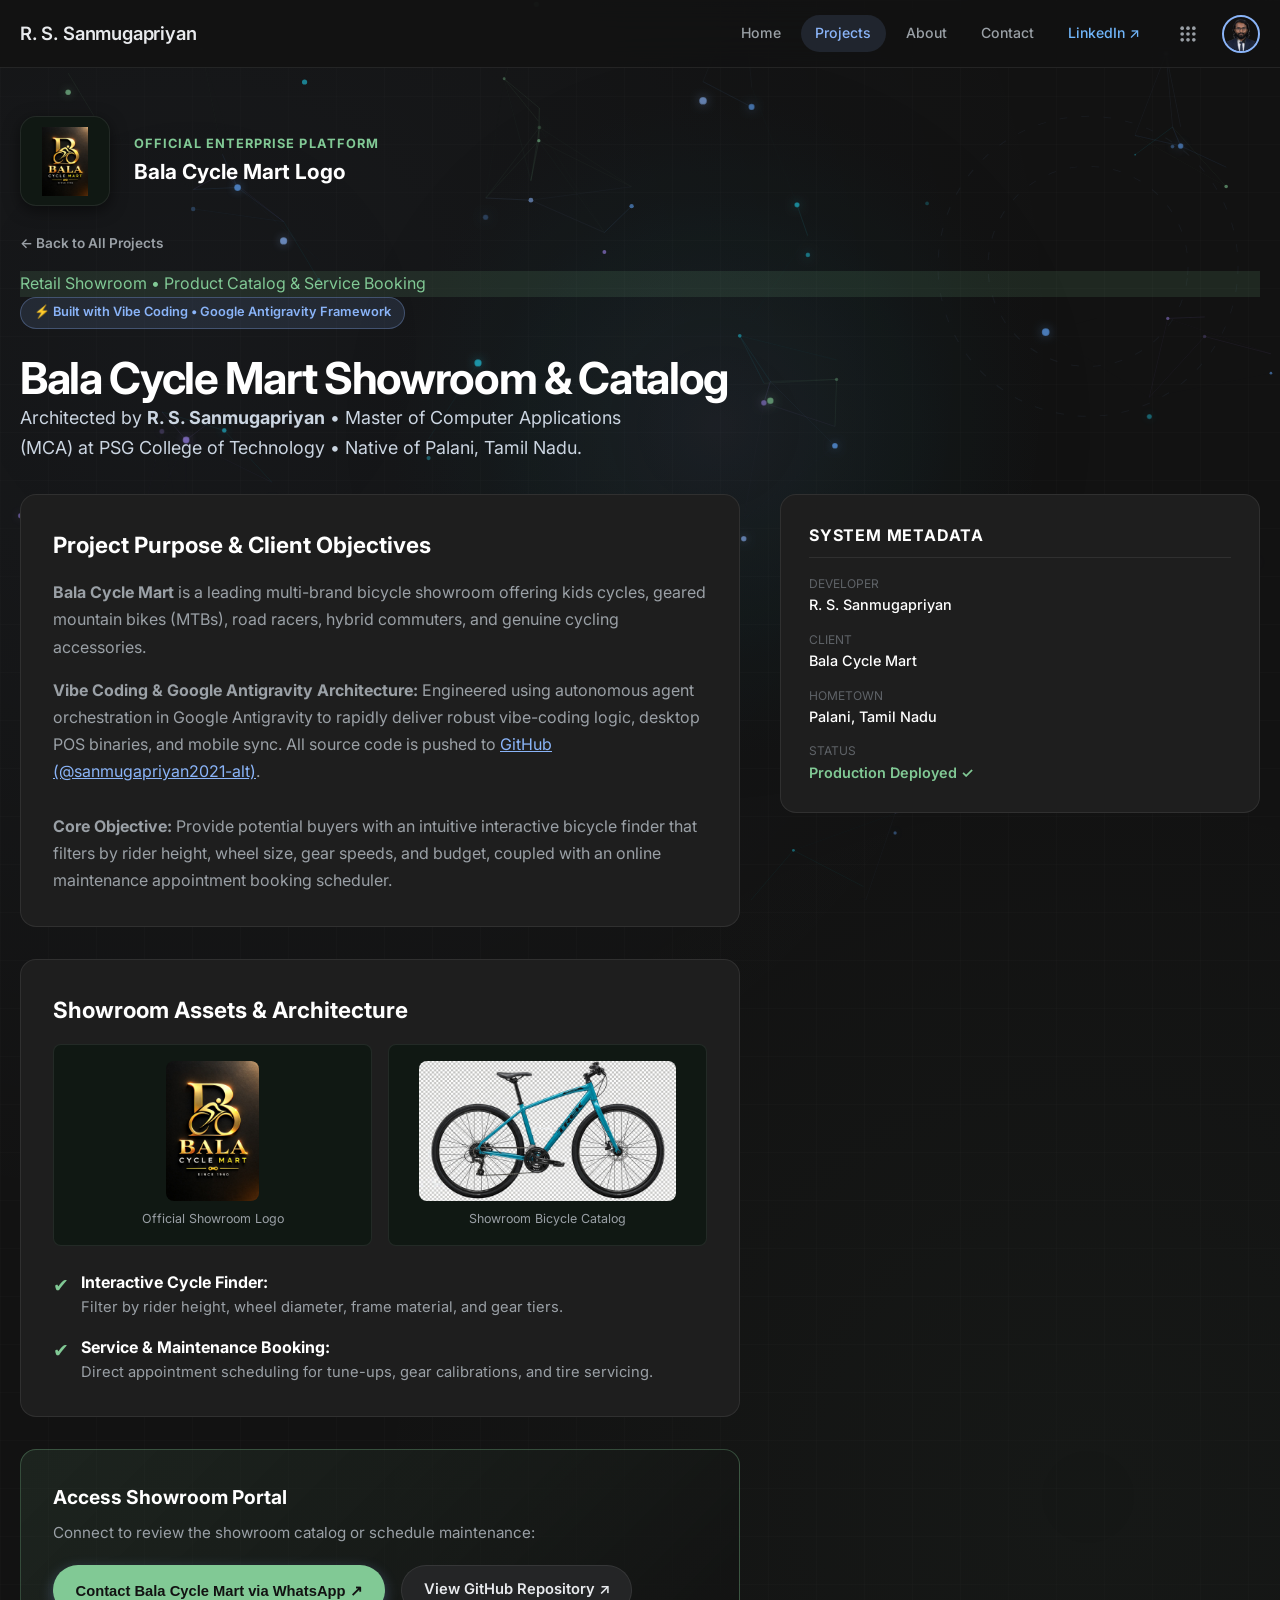
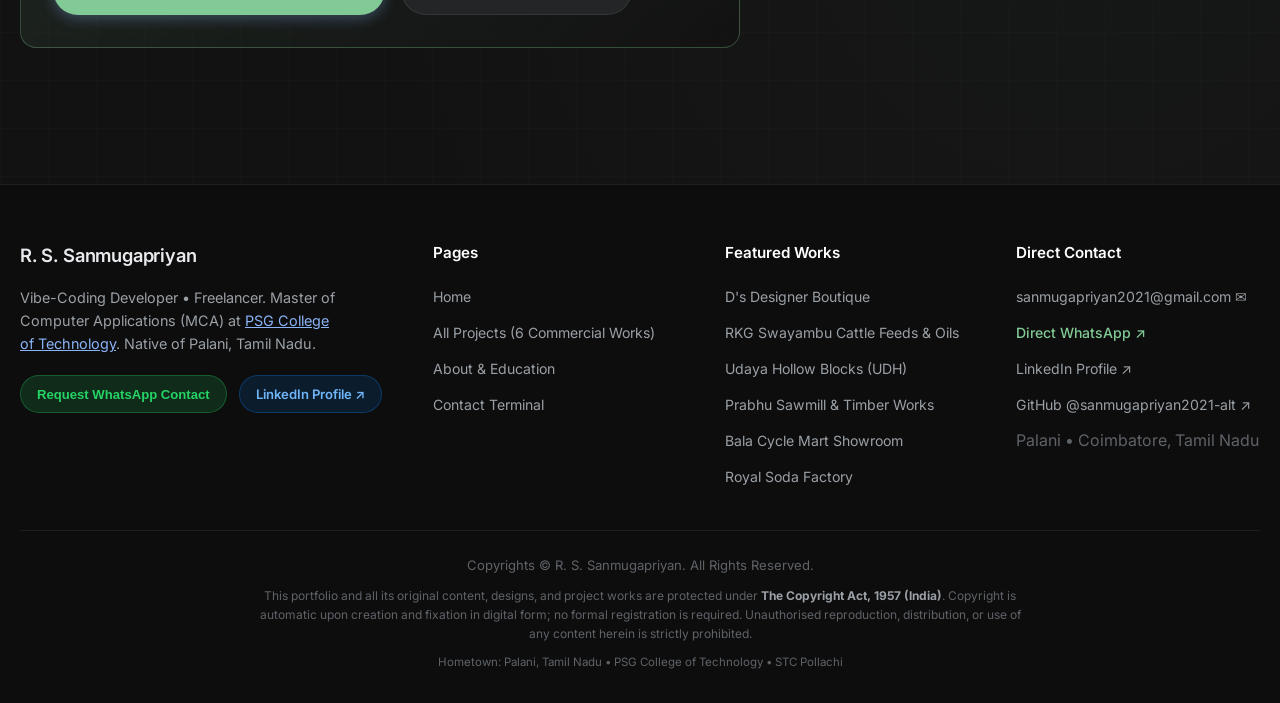
<file: project-bala-cycle.html>
<!DOCTYPE html>
<html lang="en">
<head>
  <meta charset="UTF-8">
  <meta name="viewport" content="width=device-width, initial-scale=1.0">
  <title>Bala Cycle Mart Showroom | R. S. Sanmugapriyan</title>
  <link rel="preconnect" href="https://fonts.googleapis.com">
  <link rel="preconnect" href="https://fonts.gstatic.com" crossorigin>
  <link href="https://fonts.googleapis.com/css2?family=Google+Sans:wght@400;500;700&family=Inter:wght@300;400;500;600;700&family=JetBrains+Mono:wght@400;500;600&display=swap" rel="stylesheet">
  <link rel="stylesheet" href="css/style.css">
</head>
<body>

<canvas id="antigravityCanvas" class="g-antigravity-bg"></canvas>


<canvas id="antigravityCanvas" class="g-antigravity-bg"></canvas>

<header class="g-appbar">
  <div class="g-appbar-inner">
    <a href="index.html" class="g-brand">

      <span>R. S. Sanmugapriyan</span>
    </a>

    <div class="g-nav-actions">
      <nav class="g-nav-links">
        <a href="index.html" class="g-nav-link ">Home</a>
        <a href="projects.html" class="g-nav-link active">Projects</a>
        <a href="about.html" class="g-nav-link ">About</a>
        <a href="contact.html" class="g-nav-link ">Contact</a>
        <a href="https://www.linkedin.com/in/sanmugapriyan-sowndrapandian-443132261/" target="_blank" rel="noopener noreferrer" class="g-nav-link" style="color: #70b5f9;">LinkedIn ↗</a>
      </nav>

      <div style="position: relative;">
        <button class="g-waffle-btn" id="waffleBtn" aria-label="Apps Menu">
          <svg width="20" height="20" viewBox="0 0 24 24" fill="currentColor">
            <circle cx="5" cy="5" r="2.2"></circle><circle cx="12" cy="5" r="2.2"></circle><circle cx="19" cy="5" r="2.2"></circle>
            <circle cx="5" cy="12" r="2.2"></circle><circle cx="12" cy="12" r="2.2"></circle><circle cx="19" cy="12" r="2.2"></circle>
            <circle cx="5" cy="19" r="2.2"></circle><circle cx="12" cy="19" r="2.2"></circle><circle cx="19" cy="19" r="2.2"></circle>
          </svg>
        </button>

                <div class="g-waffle-menu" id="waffleMenu">
          <!-- 1. D's Designer -->
          <a href="project-dsdesigner.html" class="g-app-tile" title="D's Designer Couture">
            <div class="tile-icon" style="background: #1a0f12; border-color: rgba(255, 133, 149, 0.3);">
              <img src="assets/ds_designer_logo.png" alt="D's Designer Logo">
            </div>
            <span>D's Designer</span>
          </a>

          <!-- 2. RKG Swayambu -->
          <a href="project-rkg-swayambu.html" class="g-app-tile" title="RKG Swayambu POS & Mobile">
            <div class="tile-icon" style="background: #0e121a; border-color: rgba(138, 180, 248, 0.3);">
              <img src="assets/rkg_logo_circular.png" alt="RKG Swayambu Logo">
            </div>
            <span>RKG Feeds</span>
          </a>

          <!-- 3. Udhaya Hollow Blocks -->
          <a href="project-udhaya-hollow-blocks.html" class="g-app-tile" title="Udhaya Hollow Blocks Portal">
            <div class="tile-icon" style="background: #0d161a; border-color: rgba(34, 211, 238, 0.3);">
              <img src="assets/udh_logo.png" alt="Udhaya Hollow Blocks Logo">
            </div>
            <span>Udhaya Blocks</span>
          </a>

          <!-- 4. Prabhu Sawmill -->
          <a href="project-prabhu-samuel.html" class="g-app-tile" title="Prabhu Sawmill & Timber">
            <div class="tile-icon" style="background: #181410; border-color: rgba(192, 132, 252, 0.3);">
              <img src="assets/prabhu_logo.png" alt="Prabhu Sawmill Logo">
            </div>
            <span>Prabhu Sawmill</span>
          </a>

          <!-- 5. Bala Cycle Mart -->
          <a href="project-bala-cycle.html" class="g-app-tile" title="Bala Cycle Mart Showroom">
            <div class="tile-icon" style="background: #101813; border-color: rgba(129, 201, 149, 0.3);">
              <img src="assets/bala_cycle_logo.jpeg" alt="Bala Cycle Mart Logo">
            </div>
            <span>Bala Cycle</span>
          </a>

          <!-- 6. Royal Soda Factory -->
          <a href="project-royal-soda.html" class="g-app-tile" title="Royal Soda Factory Wholesale">
            <div class="tile-icon" style="background: #1f180d; border-color: rgba(253, 214, 99, 0.3);">
              <img src="assets/royal_soda_logo.png" alt="Royal Soda Logo">
            </div>
            <span>Royal Soda</span>
          </a>

          <!-- 7. All Projects Catalog -->
          <a href="projects.html" class="g-app-tile" title="Browse All Projects">
            <div class="tile-icon" style="background: rgba(138, 180, 248, 0.12); border-color: rgba(138, 180, 248, 0.35);">
              <svg width="22" height="22" viewBox="0 0 24 24" fill="#8ab4f8"><path d="M4 6H2v14c0 1.1.9 2 2 2h14v-2H4V6zm16-4H8c-1.1 0-2 .9-2 2v12c0 1.1.9 2 2 2h12c1.1 0 2-.9 2-2V4c0-1.1-.9-2-2-2zm0 14H8V4h12v12z"/></svg>
            </div>
            <span style="color: var(--g-blue); font-weight: 600;">All Projects</span>
          </a>

          <!-- 8. About & Qualifications -->
          <a href="about.html" class="g-app-tile" title="About & Education">
            <div class="tile-icon" style="background: rgba(129, 201, 149, 0.12); border-color: rgba(129, 201, 149, 0.35);">
              <svg width="22" height="22" viewBox="0 0 24 24" fill="#81c995"><path d="M12 2C6.48 2 2 6.48 2 12s4.48 10 10 10 10-4.48 10-10S17.52 2 12 2zm0 3c1.66 0 3 1.34 3 3s-1.34 3-3 3-3-1.34-3-3 1.34-3 3-3zm0 14.2c-2.5 0-4.71-1.28-6-3.22.03-1.99 4-3.08 6-3.08 1.99 0 5.97 1.09 6 3.08-1.29 1.94-3.5 3.22-6 3.22z"/></svg>
            </div>
            <span style="color: var(--g-green); font-weight: 600;">About</span>
          </a>

          <!-- 9. Contact Terminal -->
          <a href="contact.html" class="g-app-tile" title="Direct Contact">
            <div class="tile-icon" style="background: rgba(253, 214, 99, 0.12); border-color: rgba(253, 214, 99, 0.35);">
              <svg width="22" height="22" viewBox="0 0 24 24" fill="#fdd663"><path d="M20 4H4c-1.1 0-1.99.9-1.99 2L2 18c0 1.1.9 2 2 2h16c1.1 0 2-.9 2-2V6c0-1.1-.9-2-2-2zm0 4l-8 5-8-5V6l8 5 8-5v2z"/></svg>
            </div>
            <span style="color: var(--g-yellow); font-weight: 600;">Contact</span>
          </a>
        </div>
      </div>

      <a href="about.html" class="g-appbar-avatar" title="View R. S. Sanmugapriyan">
        <img src="assets/profile_nobg.png" alt="R. S. Sanmugapriyan Avatar">
      </a>
    </div>
  </div>
</header>

<article class="g-section" style="padding-top: 3rem;">
  <div style="margin-bottom: 2rem;">
    <div style="display: flex; align-items: center; gap: 1.5rem; margin-bottom: 1.5rem; flex-wrap: wrap;">
      <div style="width: 90px; height: 90px; border-radius: 16px; background: #101813; border: 1px solid var(--g-border); display: flex; align-items: center; justify-content: center; padding: 0.6rem; box-shadow: 0 4px 16px rgba(0,0,0,0.5);">
        <img src="assets/bala_cycle_logo.jpeg" alt="Bala Cycle Mart Logo" style="max-height: 100%; max-width: 100%; object-fit: contain;">
      </div>
      <div>
        <div style="color: var(--g-green); font-size: 0.8rem; font-weight: 700; letter-spacing: 0.08em; text-transform: uppercase;">Official Enterprise Platform</div>
        <div style="color: #fff; font-size: 1.3rem; font-weight: 700;">Bala Cycle Mart Logo</div>
      </div>
    </div>
    <a href="projects.html" class="g-link-btn" style="color: var(--g-text-secondary); margin-bottom: 1rem;">
      &larr; Back to All Projects
    </a>
    <div class="g-status-pill" style="color: var(--g-green); background: var(--g-green-container); border-color: rgba(129, 201, 149, 0.3);">
      <span>Retail Showroom &bull; Product Catalog &amp; Service Booking</span>
    </div>
    <div style="display: inline-flex; align-items: center; gap: 0.5rem; background: rgba(138, 180, 248, 0.12); border: 1px solid rgba(138, 180, 248, 0.3); color: var(--g-blue); font-size: 0.8rem; font-weight: 600; padding: 0.3rem 0.8rem; border-radius: 9999px; margin-bottom: 0.75rem;">
      ⚡ Built with Vibe Coding &bull; Google Antigravity Framework
    </div>
    <h1 class="g-hero-title" style="font-size: 2.75rem; margin-top: 0.75rem;">
      Bala Cycle Mart Showroom &amp; Catalog
    </h1>
    <p class="g-hero-desc">
      Architected by <strong>R. S. Sanmugapriyan</strong> &bull; Master of Computer Applications (MCA) at PSG College of Technology &bull; Native of Palani, Tamil Nadu.
    </p>
  </div>

  <div style="display: grid; grid-template-columns: 1.8fr 1.2fr; gap: 2.5rem; align-items: start;">
    <div style="display: flex; flex-direction: column; gap: 2rem;">
      <div class="g-card" style="padding: 2rem;">
        <h2 style="font-size: 1.4rem; color: #fff; margin-bottom: 1rem;">Project Purpose &amp; Client Objectives</h2>
        <p style="color: var(--g-text-secondary); line-height: 1.7; margin-bottom: 1rem;">
          <strong>Bala Cycle Mart</strong> is a leading multi-brand bicycle showroom offering kids cycles, geared mountain bikes (MTBs), road racers, hybrid commuters, and genuine cycling accessories.
        </p>
        <p style="color: var(--g-text-secondary); line-height: 1.7;">
          <strong>Vibe Coding &amp; Google Antigravity Architecture:</strong> Engineered using autonomous agent orchestration in Google Antigravity to rapidly deliver robust vibe-coding logic, desktop POS binaries, and mobile sync. All source code is pushed to <a href="https://github.com/sanmugapriyan2021-alt" target="_blank" rel="noopener noreferrer" style="color: var(--g-blue); text-decoration: underline;">GitHub (@sanmugapriyan2021-alt)</a>.<br><br><strong>Core Objective:</strong> Provide potential buyers with an intuitive interactive bicycle finder that filters by rider height, wheel size, gear speeds, and budget, coupled with an online maintenance appointment booking scheduler.
        </p>
      </div>

      <div class="g-card" style="padding: 2rem;">
        <h2 style="font-size: 1.4rem; color: #fff; margin-bottom: 1rem;">Showroom Assets &amp; Architecture</h2>
        <div style="display: grid; grid-template-columns: 1fr 1fr; gap: 1rem; margin-bottom: 1.5rem;">
          <div style="background: #101813; border: 1px solid var(--g-border); border-radius: 8px; padding: 1rem; text-align: center;">
            <img src="assets/bala_cycle_logo.jpeg" alt="Bala Cycle Mart Logo" style="max-height: 140px; margin: 0 auto; object-fit: contain; border-radius: 8px;">
            <div style="color: var(--g-text-secondary); font-size: 0.78rem; margin-top: 0.5rem;">Official Showroom Logo</div>
          </div>
          <div style="background: #101813; border: 1px solid var(--g-border); border-radius: 8px; padding: 1rem; text-align: center;">
            <img src="assets/bala_cycle.jpg" alt="Bala Cycle Product" style="max-height: 140px; margin: 0 auto; object-fit: contain; border-radius: 8px;">
            <div style="color: var(--g-text-secondary); font-size: 0.78rem; margin-top: 0.5rem;">Showroom Bicycle Catalog</div>
          </div>
        </div>

        <ul style="list-style: none; display: flex; flex-direction: column; gap: 1rem;">
          <li style="display: flex; gap: 0.75rem;">
            <span style="color: var(--g-green); font-size: 1.2rem;">&#10004;</span>
            <div>
              <strong style="color: #fff;">Interactive Cycle Finder:</strong>
              <p style="color: var(--g-text-secondary); font-size: 0.92rem;">Filter by rider height, wheel diameter, frame material, and gear tiers.</p>
            </div>
          </li>
          <li style="display: flex; gap: 0.75rem;">
            <span style="color: var(--g-green); font-size: 1.2rem;">&#10004;</span>
            <div>
              <strong style="color: #fff;">Service &amp; Maintenance Booking:</strong>
              <p style="color: var(--g-text-secondary); font-size: 0.92rem;">Direct appointment scheduling for tune-ups, gear calibrations, and tire servicing.</p>
            </div>
          </li>
        </ul>
      </div>

      <!-- Action Button opening in new page -->
      <div class="g-card" style="padding: 2rem; background: linear-gradient(135deg, rgba(129, 201, 149, 0.1), rgba(18, 18, 18, 0.9)); border-color: rgba(129, 201, 149, 0.3);">
        <h3 style="color: #fff; font-size: 1.2rem; margin-bottom: 0.5rem;">Access Showroom Portal</h3>
        <p style="color: var(--g-text-secondary); font-size: 0.95rem; margin-bottom: 1.25rem;">
          Connect to review the showroom catalog or schedule maintenance:
        </p>
        <div style="display: flex; gap: 1rem; flex-wrap: wrap;">
          <button class="g-btn g-btn-primary trigger-wa-access" style="background: var(--g-green); color: #121212;">
            Contact Bala Cycle Mart via WhatsApp ↗
          </button>
          <a href="https://github.com/sanmugapriyan2021-alt" target="_blank" rel="noopener noreferrer" class="g-btn g-btn-tonal">
            View GitHub Repository ↗
          </a>
        </div>
      </div>
    </div>

    <!-- Sidebar Specs -->
    <div style="display: flex; flex-direction: column; gap: 1.5rem;">
      <div class="g-card" style="padding: 1.75rem;">
        <h3 style="font-size: 1rem; color: #fff; margin-bottom: 1rem; text-transform: uppercase; letter-spacing: 0.05em; border-bottom: 1px solid var(--g-border); padding-bottom: 0.5rem;">
          System Metadata
        </h3>
        <div style="display: flex; flex-direction: column; gap: 0.85rem; font-size: 0.9rem;">
          <div>
            <div style="color: var(--g-text-tertiary); font-size: 0.75rem;">DEVELOPER</div>
            <div style="color: #fff; font-weight: 500;">R. S. Sanmugapriyan</div>
          </div>
          <div>
            <div style="color: var(--g-text-tertiary); font-size: 0.75rem;">CLIENT</div>
            <div style="color: #fff; font-weight: 500;">Bala Cycle Mart</div>
          </div>
          <div>
            <div style="color: var(--g-text-tertiary); font-size: 0.75rem;">HOMETOWN</div>
            <div style="color: #fff; font-weight: 500;">Palani, Tamil Nadu</div>
          </div>
          <div>
            <div style="color: var(--g-text-tertiary); font-size: 0.75rem;">STATUS</div>
            <div style="color: var(--g-green); font-weight: 600;">Production Deployed &#10003;</div>
          </div>
        </div>
      </div>
    </div>
  </div>
</article>

<footer class="g-footer">
  <div class="g-footer-inner">
    <div class="g-footer-col">
      <div class="g-brand" style="margin-bottom: 1rem;">
        
        <span>R. S. Sanmugapriyan</span>
      </div>
      <p style="color: var(--g-text-secondary); font-size: 0.9rem; line-height: 1.6; max-width: 320px;">
        Vibe-Coding Developer &bull; Freelancer. Master of Computer Applications (MCA) at <a href="https://www.psgtech.edu/" target="_blank" rel="noopener noreferrer" style="color: var(--g-blue); text-decoration: underline;">PSG College of Technology</a>. Native of Palani, Tamil Nadu.
      </p>
      <div style="margin-top: 1.25rem; display: flex; gap: 0.75rem; flex-wrap: wrap;">
        <button class="g-btn g-btn-whatsapp trigger-wa-access" href="https://wa.me/918438539264?text=Hello%20R.%20S.%20Sanmugapriyan%2C%20I%20visited%20your%20portfolio%20and%20would%20like%20to%20connect%20on%20WhatsApp." target="_blank" rel="noopener noreferrer" style="padding: 0.45rem 1rem; font-size: 0.82rem;">
          Request WhatsApp Contact
        </button>
        <a href="https://www.linkedin.com/in/sanmugapriyan-sowndrapandian-443132261/" target="_blank" rel="noopener noreferrer" class="g-btn g-btn-linkedin" style="padding: 0.45rem 1rem; font-size: 0.82rem;">
          LinkedIn Profile ↗
        </a>
      </div>
    </div>

    <div class="g-footer-col">
      <h4>Pages</h4>
      <ul class="g-footer-links">
        <li><a href="index.html">Home</a></li>
        <li><a href="projects.html">All Projects (6 Commercial Works)</a></li>
        <li><a href="about.html">About & Education</a></li>
        <li><a href="contact.html">Contact Terminal</a></li>
      </ul>
    </div>

    <div class="g-footer-col">
      <h4>Featured Works</h4>
      <ul class="g-footer-links">
        <li><a href="project-dsdesigner.html">D's Designer Boutique</a></li>
        <li><a href="project-rkg-swayambu.html">RKG Swayambu Cattle Feeds & Oils</a></li>
        <li><a href="project-udhaya-hollow-blocks.html">Udaya Hollow Blocks (UDH)</a></li>
        <li><a href="project-prabhu-samuel.html">Prabhu Sawmill & Timber Works</a></li>
        <li><a href="project-bala-cycle.html">Bala Cycle Mart Showroom</a></li>
        <li><a href="project-royal-soda.html">Royal Soda Factory</a></li>
      </ul>
    </div>

    <div class="g-footer-col">
      <h4>Direct Contact</h4>
      <ul class="g-footer-links">
        <li><a href="mailto:sanmugapriyan2021@gmail.com?subject=Project%20Inquiry%20-%20R.%20S.%20Sanmugapriyan&body=Hello%20Sanmugapriyan%2C%0A%0AI%20explored%20your%20portfolio%20and%20would%20like%20to%20connect%20regarding%20a%20project%20inquiry.%0A%0ABest%20regards%2C">sanmugapriyan2021@gmail.com ✉</a></li>
        <li><a href="https://wa.me/918438539264?text=Hello%20R.%20S.%20Sanmugapriyan%2C%20I%20visited%20your%20portfolio%20and%20would%20like%20to%20connect%20with%20you%20on%20WhatsApp." target="_blank" rel="noopener noreferrer" style="color: var(--g-green); font-weight: 500;">Direct WhatsApp ↗</a></li>
        <li><a href="https://www.linkedin.com/in/sanmugapriyan-sowndrapandian-443132261/" target="_blank" rel="noopener noreferrer">LinkedIn Profile ↗</a></li>
        <li><a href="https://github.com/sanmugapriyan2021-alt" target="_blank" rel="noopener noreferrer">GitHub @sanmugapriyan2021-alt ↗</a></li>
        <li><span style="color: var(--g-text-tertiary);">Palani &bull; Coimbatore, Tamil Nadu</span></li>
      </ul>
    </div>
  </div>

  <div class="g-footer-bottom" style="flex-direction: column; gap: 0.6rem; text-align: center;">
    <span>Copyrights &copy; R. S. Sanmugapriyan. All Rights Reserved.</span>
    <span style="font-size: 0.75rem; color: var(--g-text-tertiary); max-width: 780px; line-height: 1.6;">
      This portfolio and all its original content, designs, and project works are protected under
      <strong style="color: var(--g-text-secondary);">The Copyright Act, 1957 (India)</strong>.
      Copyright is automatic upon creation and fixation in digital form; no formal registration is required.
      Unauthorised reproduction, distribution, or use of any content herein is strictly prohibited.
    </span>
    <span style="font-size: 0.72rem; color: var(--g-text-tertiary);">Hometown: Palani, Tamil Nadu &bull; PSG College of Technology &bull; STC Pollachi</span>
  </div>
</footer>



<script src="js/main.js"></script>

<!-- MOBILE BOTTOM NAVIGATION DOCK (VISIBLE ON MOBILE VIEW) -->
<nav class="g-mobile-bottom-nav" aria-label="Mobile Navigation">
  <a href="index.html" class="g-mobile-tab ">
    <svg viewBox="0 0 24 24"><path d="M10 20v-6h4v6h5v-8h3L12 3 2 12h3v8z"/></svg>
    <span>Home</span>
  </a>
  <a href="projects.html" class="g-mobile-tab active">
    <svg viewBox="0 0 24 24"><path d="M4 6H2v14c0 1.1.9 2 2 2h14v-2H4V6zm16-4H8c-1.1 0-2 .9-2 2v12c0 1.1.9 2 2 2h12c1.1 0 2-.9 2-2V4c0-1.1-.9-2-2-2zm0 14H8V4h12v12z"/></svg>
    <span>Projects</span>
  </a>
  <a href="about.html" class="g-mobile-tab ">
    <svg viewBox="0 0 24 24"><path d="M12 2C6.48 2 2 6.48 2 12s4.48 10 10 10 10-4.48 10-10S17.52 2 12 2zm0 3c1.66 0 3 1.34 3 3s-1.34 3-3 3-3-1.34-3-3 1.34-3 3-3zm0 14.2c-2.5 0-4.71-1.28-6-3.22.03-1.99 4-3.08 6-3.08 1.99 0 5.97 1.09 6 3.08-1.29 1.94-3.5 3.22-6 3.22z"/></svg>
    <span>About</span>
  </a>
  <a href="contact.html" class="g-mobile-tab ">
    <svg viewBox="0 0 24 24"><path d="M20 4H4c-1.1 0-1.99.9-1.99 2L2 18c0 1.1.9 2 2 2h16c1.1 0 2-.9 2-2V6c0-1.1-.9-2-2-2zm0 4l-8 5-8-5V6l8 5 8-5v2z"/></svg>
    <span>Contact</span>
  </a>
</nav>
</body>
</html>
</file>
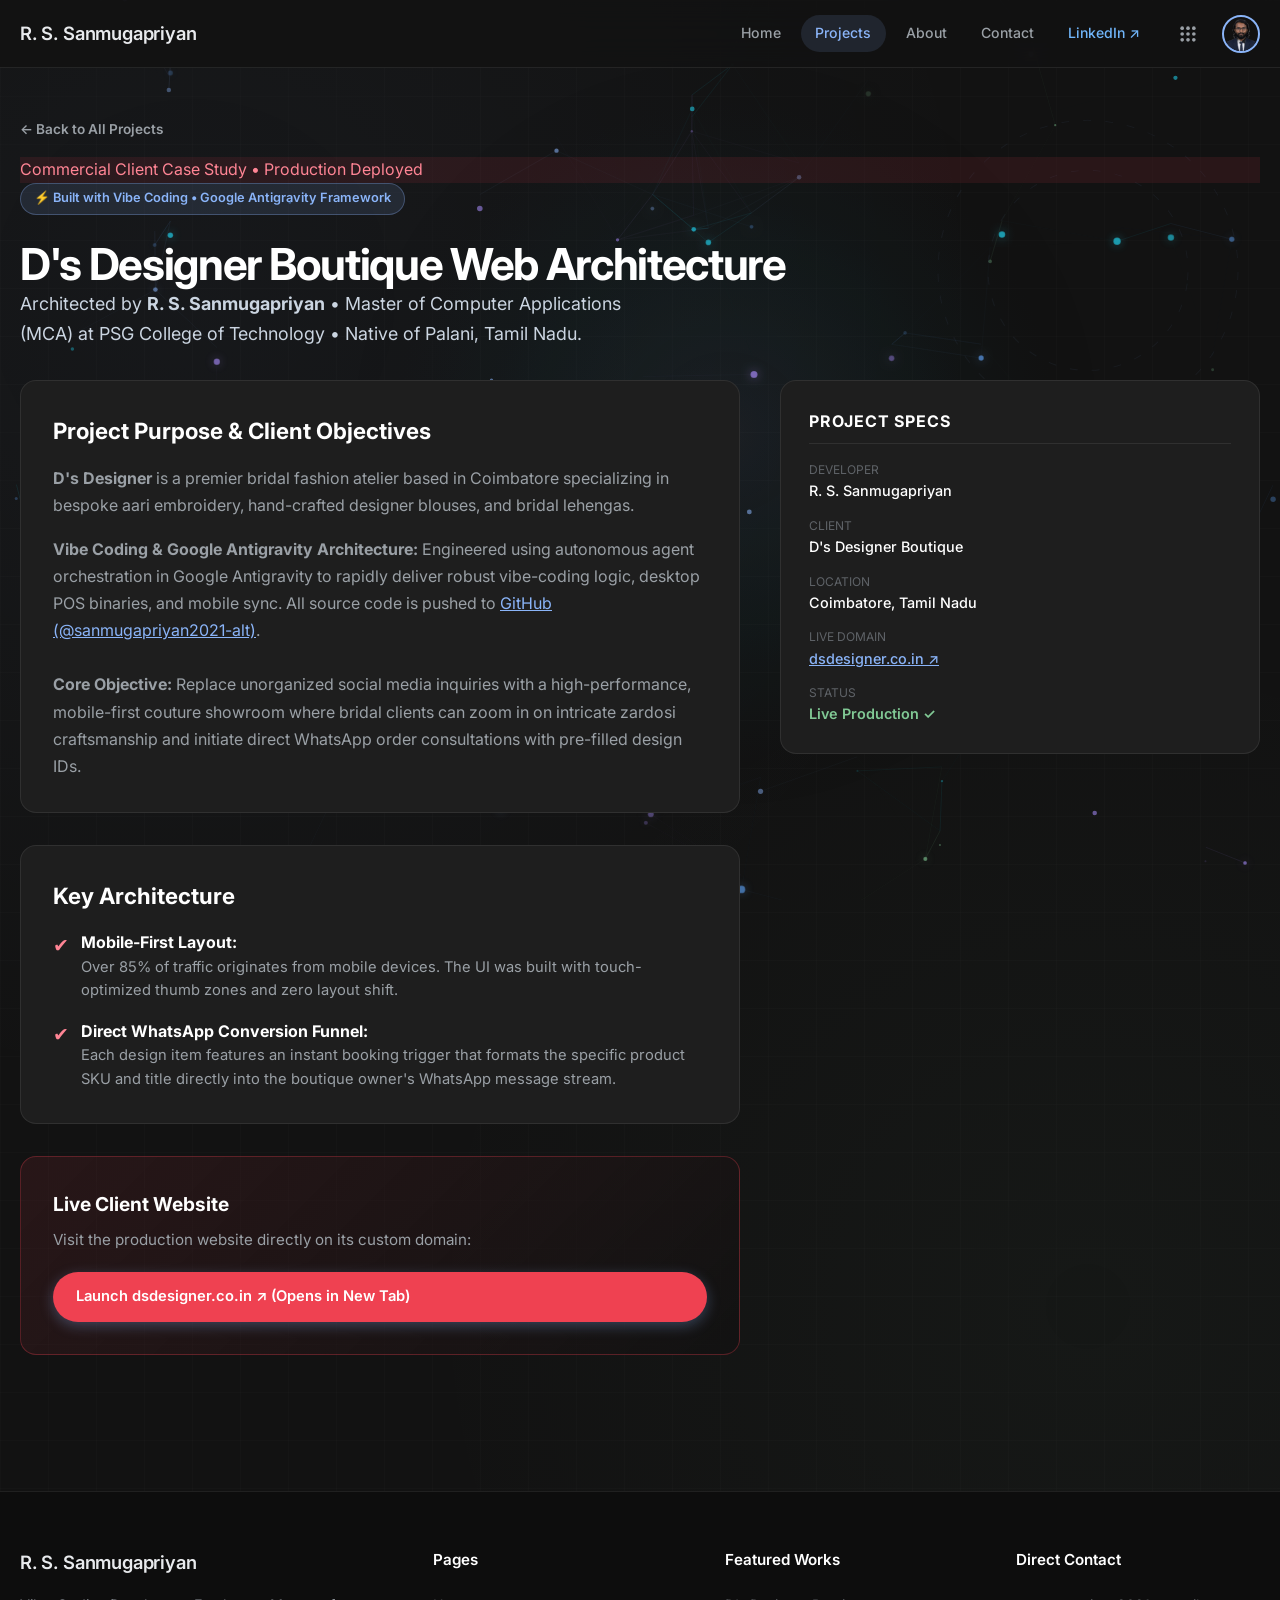
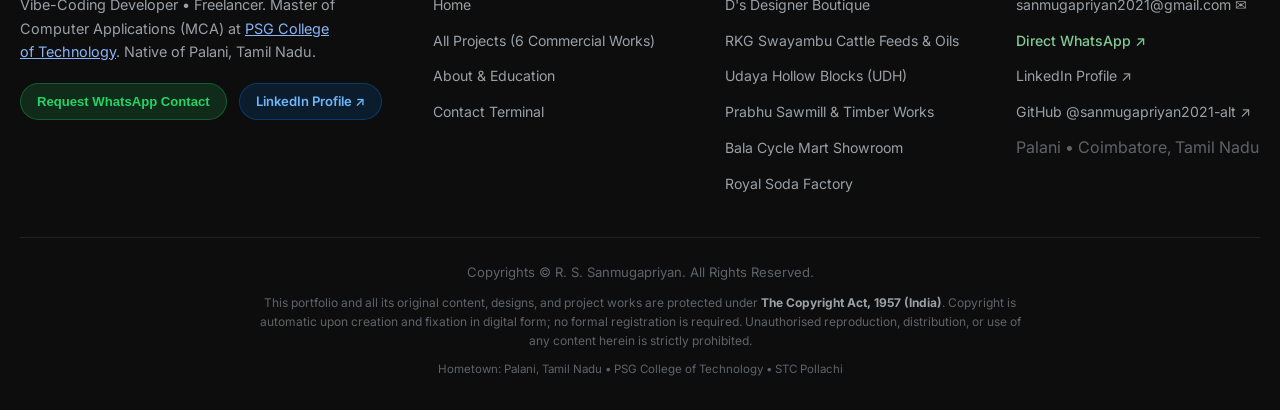
<file: project-dsdesigner.html>
<!DOCTYPE html>
<html lang="en">
<head>
  <meta charset="UTF-8">
  <meta name="viewport" content="width=device-width, initial-scale=1.0">
  <title>D's Designer Boutique Web Architecture | R. S. Sanmugapriyan</title>
  <link rel="preconnect" href="https://fonts.googleapis.com">
  <link rel="preconnect" href="https://fonts.gstatic.com" crossorigin>
  <link href="https://fonts.googleapis.com/css2?family=Google+Sans:wght@400;500;700&family=Inter:wght@300;400;500;600;700&family=JetBrains+Mono:wght@400;500;600&display=swap" rel="stylesheet">
  <link rel="stylesheet" href="css/style.css">
</head>
<body>

<canvas id="antigravityCanvas" class="g-antigravity-bg"></canvas>


<canvas id="antigravityCanvas" class="g-antigravity-bg"></canvas>

<header class="g-appbar">
  <div class="g-appbar-inner">
    <a href="index.html" class="g-brand">

      <span>R. S. Sanmugapriyan</span>
    </a>

    <div class="g-nav-actions">
      <nav class="g-nav-links">
        <a href="index.html" class="g-nav-link ">Home</a>
        <a href="projects.html" class="g-nav-link active">Projects</a>
        <a href="about.html" class="g-nav-link ">About</a>
        <a href="contact.html" class="g-nav-link ">Contact</a>
        <a href="https://www.linkedin.com/in/sanmugapriyan-sowndrapandian-443132261/" target="_blank" rel="noopener noreferrer" class="g-nav-link" style="color: #70b5f9;">LinkedIn ↗</a>
      </nav>

      <div style="position: relative;">
        <button class="g-waffle-btn" id="waffleBtn" aria-label="Apps Menu">
          <svg width="20" height="20" viewBox="0 0 24 24" fill="currentColor">
            <circle cx="5" cy="5" r="2.2"></circle><circle cx="12" cy="5" r="2.2"></circle><circle cx="19" cy="5" r="2.2"></circle>
            <circle cx="5" cy="12" r="2.2"></circle><circle cx="12" cy="12" r="2.2"></circle><circle cx="19" cy="12" r="2.2"></circle>
            <circle cx="5" cy="19" r="2.2"></circle><circle cx="12" cy="19" r="2.2"></circle><circle cx="19" cy="19" r="2.2"></circle>
          </svg>
        </button>

                <div class="g-waffle-menu" id="waffleMenu">
          <!-- 1. D's Designer -->
          <a href="project-dsdesigner.html" class="g-app-tile" title="D's Designer Couture">
            <div class="tile-icon" style="background: #1a0f12; border-color: rgba(255, 133, 149, 0.3);">
              <img src="assets/ds_designer_logo.png" alt="D's Designer Logo">
            </div>
            <span>D's Designer</span>
          </a>

          <!-- 2. RKG Swayambu -->
          <a href="project-rkg-swayambu.html" class="g-app-tile" title="RKG Swayambu POS & Mobile">
            <div class="tile-icon" style="background: #0e121a; border-color: rgba(138, 180, 248, 0.3);">
              <img src="assets/rkg_logo_circular.png" alt="RKG Swayambu Logo">
            </div>
            <span>RKG Feeds</span>
          </a>

          <!-- 3. Udhaya Hollow Blocks -->
          <a href="project-udhaya-hollow-blocks.html" class="g-app-tile" title="Udhaya Hollow Blocks Portal">
            <div class="tile-icon" style="background: #0d161a; border-color: rgba(34, 211, 238, 0.3);">
              <img src="assets/udh_logo.png" alt="Udhaya Hollow Blocks Logo">
            </div>
            <span>Udhaya Blocks</span>
          </a>

          <!-- 4. Prabhu Sawmill -->
          <a href="project-prabhu-samuel.html" class="g-app-tile" title="Prabhu Sawmill & Timber">
            <div class="tile-icon" style="background: #181410; border-color: rgba(192, 132, 252, 0.3);">
              <img src="assets/prabhu_logo.png" alt="Prabhu Sawmill Logo">
            </div>
            <span>Prabhu Sawmill</span>
          </a>

          <!-- 5. Bala Cycle Mart -->
          <a href="project-bala-cycle.html" class="g-app-tile" title="Bala Cycle Mart Showroom">
            <div class="tile-icon" style="background: #101813; border-color: rgba(129, 201, 149, 0.3);">
              <img src="assets/bala_cycle_logo.jpeg" alt="Bala Cycle Mart Logo">
            </div>
            <span>Bala Cycle</span>
          </a>

          <!-- 6. Royal Soda Factory -->
          <a href="project-royal-soda.html" class="g-app-tile" title="Royal Soda Factory Wholesale">
            <div class="tile-icon" style="background: #1f180d; border-color: rgba(253, 214, 99, 0.3);">
              <img src="assets/royal_soda_logo.png" alt="Royal Soda Logo">
            </div>
            <span>Royal Soda</span>
          </a>

          <!-- 7. All Projects Catalog -->
          <a href="projects.html" class="g-app-tile" title="Browse All Projects">
            <div class="tile-icon" style="background: rgba(138, 180, 248, 0.12); border-color: rgba(138, 180, 248, 0.35);">
              <svg width="22" height="22" viewBox="0 0 24 24" fill="#8ab4f8"><path d="M4 6H2v14c0 1.1.9 2 2 2h14v-2H4V6zm16-4H8c-1.1 0-2 .9-2 2v12c0 1.1.9 2 2 2h12c1.1 0 2-.9 2-2V4c0-1.1-.9-2-2-2zm0 14H8V4h12v12z"/></svg>
            </div>
            <span style="color: var(--g-blue); font-weight: 600;">All Projects</span>
          </a>

          <!-- 8. About & Qualifications -->
          <a href="about.html" class="g-app-tile" title="About & Education">
            <div class="tile-icon" style="background: rgba(129, 201, 149, 0.12); border-color: rgba(129, 201, 149, 0.35);">
              <svg width="22" height="22" viewBox="0 0 24 24" fill="#81c995"><path d="M12 2C6.48 2 2 6.48 2 12s4.48 10 10 10 10-4.48 10-10S17.52 2 12 2zm0 3c1.66 0 3 1.34 3 3s-1.34 3-3 3-3-1.34-3-3 1.34-3 3-3zm0 14.2c-2.5 0-4.71-1.28-6-3.22.03-1.99 4-3.08 6-3.08 1.99 0 5.97 1.09 6 3.08-1.29 1.94-3.5 3.22-6 3.22z"/></svg>
            </div>
            <span style="color: var(--g-green); font-weight: 600;">About</span>
          </a>

          <!-- 9. Contact Terminal -->
          <a href="contact.html" class="g-app-tile" title="Direct Contact">
            <div class="tile-icon" style="background: rgba(253, 214, 99, 0.12); border-color: rgba(253, 214, 99, 0.35);">
              <svg width="22" height="22" viewBox="0 0 24 24" fill="#fdd663"><path d="M20 4H4c-1.1 0-1.99.9-1.99 2L2 18c0 1.1.9 2 2 2h16c1.1 0 2-.9 2-2V6c0-1.1-.9-2-2-2zm0 4l-8 5-8-5V6l8 5 8-5v2z"/></svg>
            </div>
            <span style="color: var(--g-yellow); font-weight: 600;">Contact</span>
          </a>
        </div>
      </div>

      <a href="about.html" class="g-appbar-avatar" title="View R. S. Sanmugapriyan">
        <img src="assets/profile_nobg.png" alt="R. S. Sanmugapriyan Avatar">
      </a>
    </div>
  </div>
</header>

<article class="g-section" style="padding-top: 3rem;">
  <div style="margin-bottom: 2rem;">
    <a href="projects.html" class="g-link-btn" style="color: var(--g-text-secondary); margin-bottom: 1rem;">
      &larr; Back to All Projects
    </a>
    <div class="g-status-pill" style="color: #ff8595; background: rgba(239, 65, 81, 0.1); border-color: rgba(239, 65, 81, 0.3);">
      <span>Commercial Client Case Study &bull; Production Deployed</span>
    </div>
    <div style="display: inline-flex; align-items: center; gap: 0.5rem; background: rgba(138, 180, 248, 0.12); border: 1px solid rgba(138, 180, 248, 0.3); color: var(--g-blue); font-size: 0.8rem; font-weight: 600; padding: 0.3rem 0.8rem; border-radius: 9999px; margin-bottom: 0.75rem;">
      ⚡ Built with Vibe Coding &bull; Google Antigravity Framework
    </div>
    <h1 class="g-hero-title" style="font-size: 2.75rem; margin-top: 0.75rem;">
      D's Designer Boutique Web Architecture
    </h1>
    <p class="g-hero-desc">
      Architected by <strong>R. S. Sanmugapriyan</strong> &bull; Master of Computer Applications (MCA) at PSG College of Technology &bull; Native of Palani, Tamil Nadu.
    </p>
  </div>

  <div style="display: grid; grid-template-columns: 1.8fr 1.2fr; gap: 2.5rem; align-items: start;">
    <div style="display: flex; flex-direction: column; gap: 2rem;">
      <div class="g-card" style="padding: 2rem;">
        <h2 style="font-size: 1.4rem; color: #fff; margin-bottom: 1rem;">Project Purpose &amp; Client Objectives</h2>
        <p style="color: var(--g-text-secondary); line-height: 1.7; margin-bottom: 1rem;">
          <strong>D's Designer</strong> is a premier bridal fashion atelier based in Coimbatore specializing in bespoke aari embroidery, hand-crafted designer blouses, and bridal lehengas.
        </p>
        <p style="color: var(--g-text-secondary); line-height: 1.7;">
          <strong>Vibe Coding &amp; Google Antigravity Architecture:</strong> Engineered using autonomous agent orchestration in Google Antigravity to rapidly deliver robust vibe-coding logic, desktop POS binaries, and mobile sync. All source code is pushed to <a href="https://github.com/sanmugapriyan2021-alt" target="_blank" rel="noopener noreferrer" style="color: var(--g-blue); text-decoration: underline;">GitHub (@sanmugapriyan2021-alt)</a>.<br><br><strong>Core Objective:</strong> Replace unorganized social media inquiries with a high-performance, mobile-first couture showroom where bridal clients can zoom in on intricate zardosi craftsmanship and initiate direct WhatsApp order consultations with pre-filled design IDs.
        </p>
      </div>

      <div class="g-card" style="padding: 2rem;">
        <h2 style="font-size: 1.4rem; color: #fff; margin-bottom: 1rem;">Key Architecture</h2>
        <ul style="list-style: none; display: flex; flex-direction: column; gap: 1rem;">
          <li style="display: flex; gap: 0.75rem;">
            <span style="color: #ff8595; font-size: 1.2rem;">&#10004;</span>
            <div>
              <strong style="color: #fff;">Mobile-First Layout:</strong>
              <p style="color: var(--g-text-secondary); font-size: 0.92rem;">Over 85% of traffic originates from mobile devices. The UI was built with touch-optimized thumb zones and zero layout shift.</p>
            </div>
          </li>
          <li style="display: flex; gap: 0.75rem;">
            <span style="color: #ff8595; font-size: 1.2rem;">&#10004;</span>
            <div>
              <strong style="color: #fff;">Direct WhatsApp Conversion Funnel:</strong>
              <p style="color: var(--g-text-secondary); font-size: 0.92rem;">Each design item features an instant booking trigger that formats the specific product SKU and title directly into the boutique owner's WhatsApp message stream.</p>
            </div>
          </li>
        </ul>
      </div>

      <!-- Action Button opening in new page -->
      <div class="g-card" style="padding: 2rem; background: linear-gradient(135deg, rgba(239, 65, 81, 0.1), rgba(18, 18, 18, 0.9)); border-color: rgba(239, 65, 81, 0.3);">
        <h3 style="color: #fff; font-size: 1.2rem; margin-bottom: 0.5rem;">Live Client Website</h3>
        <p style="color: var(--g-text-secondary); font-size: 0.95rem; margin-bottom: 1.25rem;">
          Visit the production website directly on its custom domain:
        </p>
        <a href="https://dsdesigner.co.in" target="_blank" rel="noopener noreferrer" class="g-btn g-btn-primary" style="background: #ef4151; color: #fff;">
          Launch dsdesigner.co.in ↗ (Opens in New Tab)
        </a>
      </div>
    </div>

    <!-- Sidebar Specs -->
    <div style="display: flex; flex-direction: column; gap: 1.5rem;">
      <div class="g-card" style="padding: 1.75rem;">
        <h3 style="font-size: 1rem; color: #fff; margin-bottom: 1rem; text-transform: uppercase; letter-spacing: 0.05em; border-bottom: 1px solid var(--g-border); padding-bottom: 0.5rem;">
          Project Specs
        </h3>
        <div style="display: flex; flex-direction: column; gap: 0.85rem; font-size: 0.9rem;">
          <div>
            <div style="color: var(--g-text-tertiary); font-size: 0.75rem;">DEVELOPER</div>
            <div style="color: #fff; font-weight: 500;">R. S. Sanmugapriyan</div>
          </div>
          <div>
            <div style="color: var(--g-text-tertiary); font-size: 0.75rem;">CLIENT</div>
            <div style="color: #fff; font-weight: 500;">D's Designer Boutique</div>
          </div>
          <div>
            <div style="color: var(--g-text-tertiary); font-size: 0.75rem;">LOCATION</div>
            <div style="color: #fff; font-weight: 500;">Coimbatore, Tamil Nadu</div>
          </div>
          <div>
            <div style="color: var(--g-text-tertiary); font-size: 0.75rem;">LIVE DOMAIN</div>
            <div style="color: var(--g-blue); font-weight: 500;">
              <a href="https://dsdesigner.co.in" target="_blank" rel="noopener noreferrer" style="color: var(--g-blue); text-decoration: underline;">dsdesigner.co.in ↗</a>
            </div>
          </div>
          <div>
            <div style="color: var(--g-text-tertiary); font-size: 0.75rem;">STATUS</div>
            <div style="color: var(--g-green); font-weight: 600;">Live Production &#10003;</div>
          </div>
        </div>
      </div>
    </div>
  </div>
</article>

<footer class="g-footer">
  <div class="g-footer-inner">
    <div class="g-footer-col">
      <div class="g-brand" style="margin-bottom: 1rem;">
        
        <span>R. S. Sanmugapriyan</span>
      </div>
      <p style="color: var(--g-text-secondary); font-size: 0.9rem; line-height: 1.6; max-width: 320px;">
        Vibe-Coding Developer &bull; Freelancer. Master of Computer Applications (MCA) at <a href="https://www.psgtech.edu/" target="_blank" rel="noopener noreferrer" style="color: var(--g-blue); text-decoration: underline;">PSG College of Technology</a>. Native of Palani, Tamil Nadu.
      </p>
      <div style="margin-top: 1.25rem; display: flex; gap: 0.75rem; flex-wrap: wrap;">
        <button class="g-btn g-btn-whatsapp trigger-wa-access" href="https://wa.me/918438539264?text=Hello%20R.%20S.%20Sanmugapriyan%2C%20I%20visited%20your%20portfolio%20and%20would%20like%20to%20connect%20on%20WhatsApp." target="_blank" rel="noopener noreferrer" style="padding: 0.45rem 1rem; font-size: 0.82rem;">
          Request WhatsApp Contact
        </button>
        <a href="https://www.linkedin.com/in/sanmugapriyan-sowndrapandian-443132261/" target="_blank" rel="noopener noreferrer" class="g-btn g-btn-linkedin" style="padding: 0.45rem 1rem; font-size: 0.82rem;">
          LinkedIn Profile ↗
        </a>
      </div>
    </div>

    <div class="g-footer-col">
      <h4>Pages</h4>
      <ul class="g-footer-links">
        <li><a href="index.html">Home</a></li>
        <li><a href="projects.html">All Projects (6 Commercial Works)</a></li>
        <li><a href="about.html">About & Education</a></li>
        <li><a href="contact.html">Contact Terminal</a></li>
      </ul>
    </div>

    <div class="g-footer-col">
      <h4>Featured Works</h4>
      <ul class="g-footer-links">
        <li><a href="project-dsdesigner.html">D's Designer Boutique</a></li>
        <li><a href="project-rkg-swayambu.html">RKG Swayambu Cattle Feeds & Oils</a></li>
        <li><a href="project-udhaya-hollow-blocks.html">Udaya Hollow Blocks (UDH)</a></li>
        <li><a href="project-prabhu-samuel.html">Prabhu Sawmill & Timber Works</a></li>
        <li><a href="project-bala-cycle.html">Bala Cycle Mart Showroom</a></li>
        <li><a href="project-royal-soda.html">Royal Soda Factory</a></li>
      </ul>
    </div>

    <div class="g-footer-col">
      <h4>Direct Contact</h4>
      <ul class="g-footer-links">
        <li><a href="mailto:sanmugapriyan2021@gmail.com?subject=Project%20Inquiry%20-%20R.%20S.%20Sanmugapriyan&body=Hello%20Sanmugapriyan%2C%0A%0AI%20explored%20your%20portfolio%20and%20would%20like%20to%20connect%20regarding%20a%20project%20inquiry.%0A%0ABest%20regards%2C">sanmugapriyan2021@gmail.com ✉</a></li>
        <li><a href="https://wa.me/918438539264?text=Hello%20R.%20S.%20Sanmugapriyan%2C%20I%20visited%20your%20portfolio%20and%20would%20like%20to%20connect%20with%20you%20on%20WhatsApp." target="_blank" rel="noopener noreferrer" style="color: var(--g-green); font-weight: 500;">Direct WhatsApp ↗</a></li>
        <li><a href="https://www.linkedin.com/in/sanmugapriyan-sowndrapandian-443132261/" target="_blank" rel="noopener noreferrer">LinkedIn Profile ↗</a></li>
        <li><a href="https://github.com/sanmugapriyan2021-alt" target="_blank" rel="noopener noreferrer">GitHub @sanmugapriyan2021-alt ↗</a></li>
        <li><span style="color: var(--g-text-tertiary);">Palani &bull; Coimbatore, Tamil Nadu</span></li>
      </ul>
    </div>
  </div>

  <div class="g-footer-bottom" style="flex-direction: column; gap: 0.6rem; text-align: center;">
    <span>Copyrights &copy; R. S. Sanmugapriyan. All Rights Reserved.</span>
    <span style="font-size: 0.75rem; color: var(--g-text-tertiary); max-width: 780px; line-height: 1.6;">
      This portfolio and all its original content, designs, and project works are protected under
      <strong style="color: var(--g-text-secondary);">The Copyright Act, 1957 (India)</strong>.
      Copyright is automatic upon creation and fixation in digital form; no formal registration is required.
      Unauthorised reproduction, distribution, or use of any content herein is strictly prohibited.
    </span>
    <span style="font-size: 0.72rem; color: var(--g-text-tertiary);">Hometown: Palani, Tamil Nadu &bull; PSG College of Technology &bull; STC Pollachi</span>
  </div>
</footer>



<script src="js/main.js"></script>

<!-- MOBILE BOTTOM NAVIGATION DOCK (VISIBLE ON MOBILE VIEW) -->
<nav class="g-mobile-bottom-nav" aria-label="Mobile Navigation">
  <a href="index.html" class="g-mobile-tab ">
    <svg viewBox="0 0 24 24"><path d="M10 20v-6h4v6h5v-8h3L12 3 2 12h3v8z"/></svg>
    <span>Home</span>
  </a>
  <a href="projects.html" class="g-mobile-tab active">
    <svg viewBox="0 0 24 24"><path d="M4 6H2v14c0 1.1.9 2 2 2h14v-2H4V6zm16-4H8c-1.1 0-2 .9-2 2v12c0 1.1.9 2 2 2h12c1.1 0 2-.9 2-2V4c0-1.1-.9-2-2-2zm0 14H8V4h12v12z"/></svg>
    <span>Projects</span>
  </a>
  <a href="about.html" class="g-mobile-tab ">
    <svg viewBox="0 0 24 24"><path d="M12 2C6.48 2 2 6.48 2 12s4.48 10 10 10 10-4.48 10-10S17.52 2 12 2zm0 3c1.66 0 3 1.34 3 3s-1.34 3-3 3-3-1.34-3-3 1.34-3 3-3zm0 14.2c-2.5 0-4.71-1.28-6-3.22.03-1.99 4-3.08 6-3.08 1.99 0 5.97 1.09 6 3.08-1.29 1.94-3.5 3.22-6 3.22z"/></svg>
    <span>About</span>
  </a>
  <a href="contact.html" class="g-mobile-tab ">
    <svg viewBox="0 0 24 24"><path d="M20 4H4c-1.1 0-1.99.9-1.99 2L2 18c0 1.1.9 2 2 2h16c1.1 0 2-.9 2-2V6c0-1.1-.9-2-2-2zm0 4l-8 5-8-5V6l8 5 8-5v2z"/></svg>
    <span>Contact</span>
  </a>
</nav>
</body>
</html>
</file>
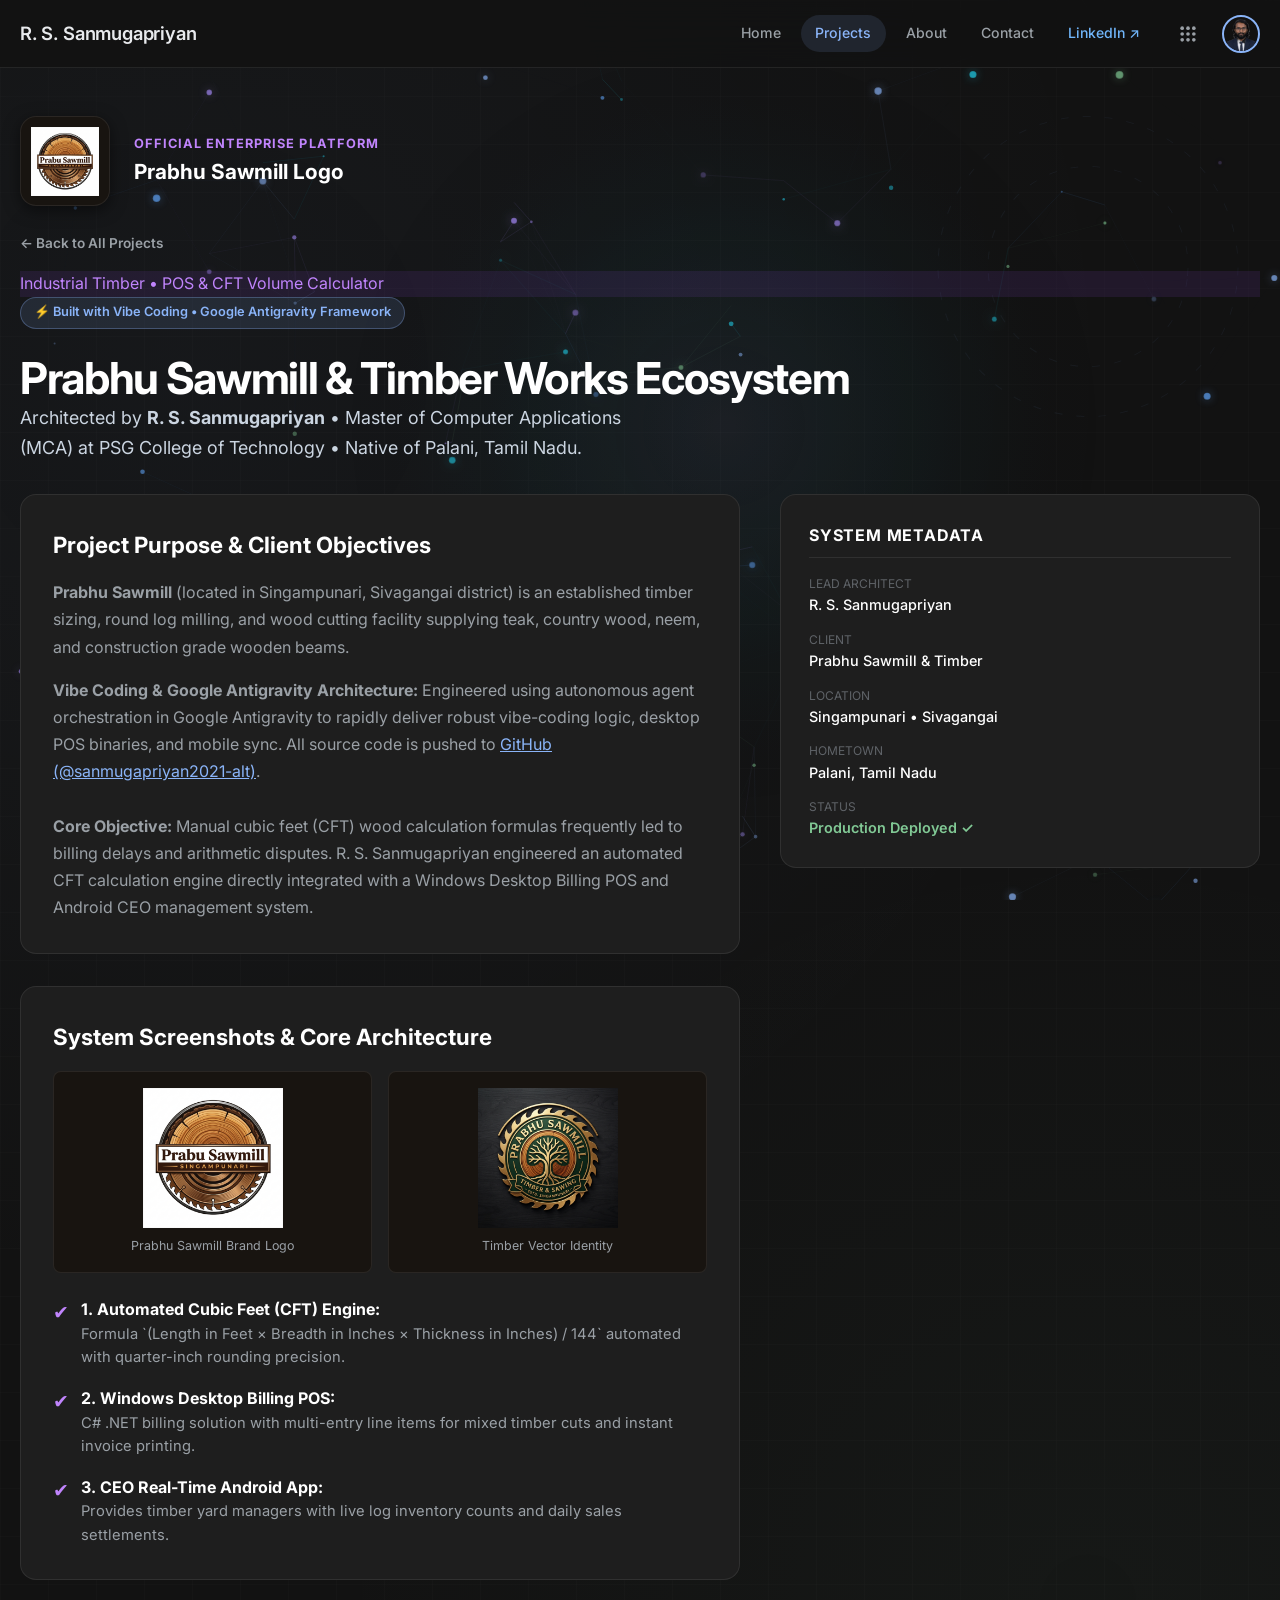
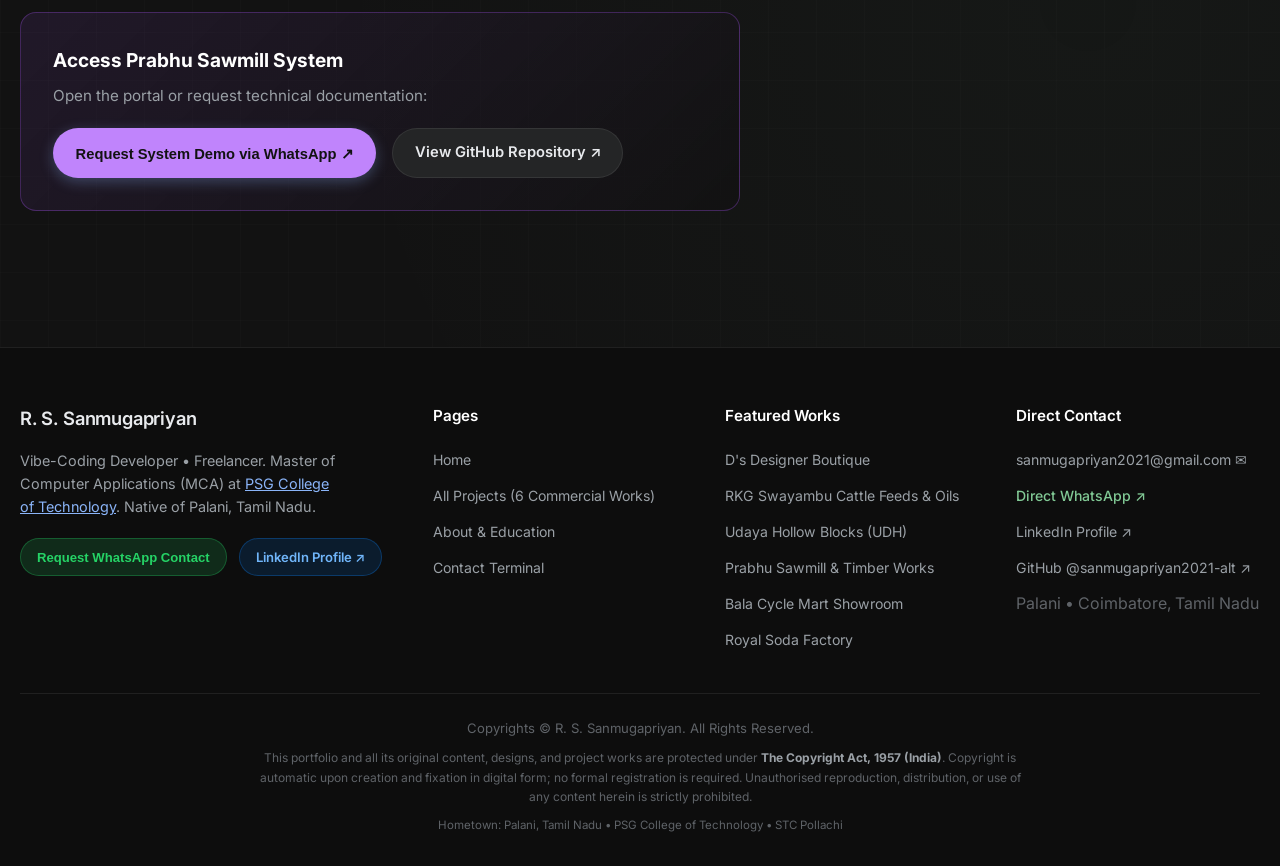
<file: project-prabhu-samuel.html>
<!DOCTYPE html>
<html lang="en">
<head>
  <meta charset="UTF-8">
  <meta name="viewport" content="width=device-width, initial-scale=1.0">
  <title>Prabhu Sawmill & Timber Works | R. S. Sanmugapriyan</title>
  <link rel="preconnect" href="https://fonts.googleapis.com">
  <link rel="preconnect" href="https://fonts.gstatic.com" crossorigin>
  <link href="https://fonts.googleapis.com/css2?family=Google+Sans:wght@400;500;700&family=Inter:wght@300;400;500;600;700&family=JetBrains+Mono:wght@400;500;600&display=swap" rel="stylesheet">
  <link rel="stylesheet" href="css/style.css">
</head>
<body>

<canvas id="antigravityCanvas" class="g-antigravity-bg"></canvas>


<canvas id="antigravityCanvas" class="g-antigravity-bg"></canvas>

<header class="g-appbar">
  <div class="g-appbar-inner">
    <a href="index.html" class="g-brand">

      <span>R. S. Sanmugapriyan</span>
    </a>

    <div class="g-nav-actions">
      <nav class="g-nav-links">
        <a href="index.html" class="g-nav-link ">Home</a>
        <a href="projects.html" class="g-nav-link active">Projects</a>
        <a href="about.html" class="g-nav-link ">About</a>
        <a href="contact.html" class="g-nav-link ">Contact</a>
        <a href="https://www.linkedin.com/in/sanmugapriyan-sowndrapandian-443132261/" target="_blank" rel="noopener noreferrer" class="g-nav-link" style="color: #70b5f9;">LinkedIn ↗</a>
      </nav>

      <div style="position: relative;">
        <button class="g-waffle-btn" id="waffleBtn" aria-label="Apps Menu">
          <svg width="20" height="20" viewBox="0 0 24 24" fill="currentColor">
            <circle cx="5" cy="5" r="2.2"></circle><circle cx="12" cy="5" r="2.2"></circle><circle cx="19" cy="5" r="2.2"></circle>
            <circle cx="5" cy="12" r="2.2"></circle><circle cx="12" cy="12" r="2.2"></circle><circle cx="19" cy="12" r="2.2"></circle>
            <circle cx="5" cy="19" r="2.2"></circle><circle cx="12" cy="19" r="2.2"></circle><circle cx="19" cy="19" r="2.2"></circle>
          </svg>
        </button>

                <div class="g-waffle-menu" id="waffleMenu">
          <!-- 1. D's Designer -->
          <a href="project-dsdesigner.html" class="g-app-tile" title="D's Designer Couture">
            <div class="tile-icon" style="background: #1a0f12; border-color: rgba(255, 133, 149, 0.3);">
              <img src="assets/ds_designer_logo.png" alt="D's Designer Logo">
            </div>
            <span>D's Designer</span>
          </a>

          <!-- 2. RKG Swayambu -->
          <a href="project-rkg-swayambu.html" class="g-app-tile" title="RKG Swayambu POS & Mobile">
            <div class="tile-icon" style="background: #0e121a; border-color: rgba(138, 180, 248, 0.3);">
              <img src="assets/rkg_logo_circular.png" alt="RKG Swayambu Logo">
            </div>
            <span>RKG Feeds</span>
          </a>

          <!-- 3. Udhaya Hollow Blocks -->
          <a href="project-udhaya-hollow-blocks.html" class="g-app-tile" title="Udhaya Hollow Blocks Portal">
            <div class="tile-icon" style="background: #0d161a; border-color: rgba(34, 211, 238, 0.3);">
              <img src="assets/udh_logo.png" alt="Udhaya Hollow Blocks Logo">
            </div>
            <span>Udhaya Blocks</span>
          </a>

          <!-- 4. Prabhu Sawmill -->
          <a href="project-prabhu-samuel.html" class="g-app-tile" title="Prabhu Sawmill & Timber">
            <div class="tile-icon" style="background: #181410; border-color: rgba(192, 132, 252, 0.3);">
              <img src="assets/prabhu_logo.png" alt="Prabhu Sawmill Logo">
            </div>
            <span>Prabhu Sawmill</span>
          </a>

          <!-- 5. Bala Cycle Mart -->
          <a href="project-bala-cycle.html" class="g-app-tile" title="Bala Cycle Mart Showroom">
            <div class="tile-icon" style="background: #101813; border-color: rgba(129, 201, 149, 0.3);">
              <img src="assets/bala_cycle_logo.jpeg" alt="Bala Cycle Mart Logo">
            </div>
            <span>Bala Cycle</span>
          </a>

          <!-- 6. Royal Soda Factory -->
          <a href="project-royal-soda.html" class="g-app-tile" title="Royal Soda Factory Wholesale">
            <div class="tile-icon" style="background: #1f180d; border-color: rgba(253, 214, 99, 0.3);">
              <img src="assets/royal_soda_logo.png" alt="Royal Soda Logo">
            </div>
            <span>Royal Soda</span>
          </a>

          <!-- 7. All Projects Catalog -->
          <a href="projects.html" class="g-app-tile" title="Browse All Projects">
            <div class="tile-icon" style="background: rgba(138, 180, 248, 0.12); border-color: rgba(138, 180, 248, 0.35);">
              <svg width="22" height="22" viewBox="0 0 24 24" fill="#8ab4f8"><path d="M4 6H2v14c0 1.1.9 2 2 2h14v-2H4V6zm16-4H8c-1.1 0-2 .9-2 2v12c0 1.1.9 2 2 2h12c1.1 0 2-.9 2-2V4c0-1.1-.9-2-2-2zm0 14H8V4h12v12z"/></svg>
            </div>
            <span style="color: var(--g-blue); font-weight: 600;">All Projects</span>
          </a>

          <!-- 8. About & Qualifications -->
          <a href="about.html" class="g-app-tile" title="About & Education">
            <div class="tile-icon" style="background: rgba(129, 201, 149, 0.12); border-color: rgba(129, 201, 149, 0.35);">
              <svg width="22" height="22" viewBox="0 0 24 24" fill="#81c995"><path d="M12 2C6.48 2 2 6.48 2 12s4.48 10 10 10 10-4.48 10-10S17.52 2 12 2zm0 3c1.66 0 3 1.34 3 3s-1.34 3-3 3-3-1.34-3-3 1.34-3 3-3zm0 14.2c-2.5 0-4.71-1.28-6-3.22.03-1.99 4-3.08 6-3.08 1.99 0 5.97 1.09 6 3.08-1.29 1.94-3.5 3.22-6 3.22z"/></svg>
            </div>
            <span style="color: var(--g-green); font-weight: 600;">About</span>
          </a>

          <!-- 9. Contact Terminal -->
          <a href="contact.html" class="g-app-tile" title="Direct Contact">
            <div class="tile-icon" style="background: rgba(253, 214, 99, 0.12); border-color: rgba(253, 214, 99, 0.35);">
              <svg width="22" height="22" viewBox="0 0 24 24" fill="#fdd663"><path d="M20 4H4c-1.1 0-1.99.9-1.99 2L2 18c0 1.1.9 2 2 2h16c1.1 0 2-.9 2-2V6c0-1.1-.9-2-2-2zm0 4l-8 5-8-5V6l8 5 8-5v2z"/></svg>
            </div>
            <span style="color: var(--g-yellow); font-weight: 600;">Contact</span>
          </a>
        </div>
      </div>

      <a href="about.html" class="g-appbar-avatar" title="View R. S. Sanmugapriyan">
        <img src="assets/profile_nobg.png" alt="R. S. Sanmugapriyan Avatar">
      </a>
    </div>
  </div>
</header>

<article class="g-section" style="padding-top: 3rem;">
  <div style="margin-bottom: 2rem;">
    <div style="display: flex; align-items: center; gap: 1.5rem; margin-bottom: 1.5rem; flex-wrap: wrap;">
      <div style="width: 90px; height: 90px; border-radius: 16px; background: #181410; border: 1px solid var(--g-border); display: flex; align-items: center; justify-content: center; padding: 0.6rem; box-shadow: 0 4px 16px rgba(0,0,0,0.5);">
        <img src="assets/prabhu_logo.png" alt="Prabhu Sawmill Logo" style="max-height: 100%; max-width: 100%; object-fit: contain;">
      </div>
      <div>
        <div style="color: #c084fc; font-size: 0.8rem; font-weight: 700; letter-spacing: 0.08em; text-transform: uppercase;">Official Enterprise Platform</div>
        <div style="color: #fff; font-size: 1.3rem; font-weight: 700;">Prabhu Sawmill Logo</div>
      </div>
    </div>
    <a href="projects.html" class="g-link-btn" style="color: var(--g-text-secondary); margin-bottom: 1rem;">
      &larr; Back to All Projects
    </a>
    <div class="g-status-pill" style="color: #c084fc; background: rgba(168, 85, 247, 0.1); border-color: rgba(168, 85, 247, 0.3);">
      <span>Industrial Timber &bull; POS &amp; CFT Volume Calculator</span>
    </div>
    <div style="display: inline-flex; align-items: center; gap: 0.5rem; background: rgba(138, 180, 248, 0.12); border: 1px solid rgba(138, 180, 248, 0.3); color: var(--g-blue); font-size: 0.8rem; font-weight: 600; padding: 0.3rem 0.8rem; border-radius: 9999px; margin-bottom: 0.75rem;">
      ⚡ Built with Vibe Coding &bull; Google Antigravity Framework
    </div>
    <h1 class="g-hero-title" style="font-size: 2.75rem; margin-top: 0.75rem;">
      Prabhu Sawmill &amp; Timber Works Ecosystem
    </h1>
    <p class="g-hero-desc">
      Architected by <strong>R. S. Sanmugapriyan</strong> &bull; Master of Computer Applications (MCA) at PSG College of Technology &bull; Native of Palani, Tamil Nadu.
    </p>
  </div>

  <div style="display: grid; grid-template-columns: 1.8fr 1.2fr; gap: 2.5rem; align-items: start;">
    <div style="display: flex; flex-direction: column; gap: 2rem;">
      <div class="g-card" style="padding: 2rem;">
        <h2 style="font-size: 1.4rem; color: #fff; margin-bottom: 1rem;">Project Purpose &amp; Client Objectives</h2>
        <p style="color: var(--g-text-secondary); line-height: 1.7; margin-bottom: 1rem;">
          <strong>Prabhu Sawmill</strong> (located in Singampunari, Sivagangai district) is an established timber sizing, round log milling, and wood cutting facility supplying teak, country wood, neem, and construction grade wooden beams.
        </p>
        <p style="color: var(--g-text-secondary); line-height: 1.7;">
          <strong>Vibe Coding &amp; Google Antigravity Architecture:</strong> Engineered using autonomous agent orchestration in Google Antigravity to rapidly deliver robust vibe-coding logic, desktop POS binaries, and mobile sync. All source code is pushed to <a href="https://github.com/sanmugapriyan2021-alt" target="_blank" rel="noopener noreferrer" style="color: var(--g-blue); text-decoration: underline;">GitHub (@sanmugapriyan2021-alt)</a>.<br><br><strong>Core Objective:</strong> Manual cubic feet (CFT) wood calculation formulas frequently led to billing delays and arithmetic disputes. R. S. Sanmugapriyan engineered an automated CFT calculation engine directly integrated with a Windows Desktop Billing POS and Android CEO management system.
        </p>
      </div>

      <div class="g-card" style="padding: 2rem;">
        <h2 style="font-size: 1.4rem; color: #fff; margin-bottom: 1rem;">System Screenshots &amp; Core Architecture</h2>
        <div style="display: grid; grid-template-columns: 1fr 1fr; gap: 1rem; margin-bottom: 1.5rem;">
          <div style="background: #181410; border: 1px solid var(--g-border); border-radius: 8px; padding: 1rem; text-align: center;">
            <img src="assets/prabhu_logo.png" alt="Prabhu Sawmill Brand Logo" style="max-height: 140px; margin: 0 auto; object-fit: contain;">
            <div style="color: var(--g-text-secondary); font-size: 0.78rem; margin-top: 0.5rem;">Prabhu Sawmill Brand Logo</div>
          </div>
          <div style="background: #181410; border: 1px solid var(--g-border); border-radius: 8px; padding: 1rem; text-align: center;">
            <img src="assets/prabhu_ai_logo.png" alt="Prabhu Sawmill AI Vector Asset" style="max-height: 140px; margin: 0 auto; object-fit: contain;">
            <div style="color: var(--g-text-secondary); font-size: 0.78rem; margin-top: 0.5rem;">Timber Vector Identity</div>
          </div>
        </div>

        <ul style="list-style: none; display: flex; flex-direction: column; gap: 1rem;">
          <li style="display: flex; gap: 0.75rem;">
            <span style="color: #c084fc; font-size: 1.2rem;">&#10004;</span>
            <div>
              <strong style="color: #fff;">1. Automated Cubic Feet (CFT) Engine:</strong>
              <p style="color: var(--g-text-secondary); font-size: 0.92rem;">Formula `(Length in Feet × Breadth in Inches × Thickness in Inches) / 144` automated with quarter-inch rounding precision.</p>
            </div>
          </li>
          <li style="display: flex; gap: 0.75rem;">
            <span style="color: #c084fc; font-size: 1.2rem;">&#10004;</span>
            <div>
              <strong style="color: #fff;">2. Windows Desktop Billing POS:</strong>
              <p style="color: var(--g-text-secondary); font-size: 0.92rem;">C# .NET billing solution with multi-entry line items for mixed timber cuts and instant invoice printing.</p>
            </div>
          </li>
          <li style="display: flex; gap: 0.75rem;">
            <span style="color: #c084fc; font-size: 1.2rem;">&#10004;</span>
            <div>
              <strong style="color: #fff;">3. CEO Real-Time Android App:</strong>
              <p style="color: var(--g-text-secondary); font-size: 0.92rem;">Provides timber yard managers with live log inventory counts and daily sales settlements.</p>
            </div>
          </li>
        </ul>
      </div>

      <!-- Action Button opening in new page -->
      <div class="g-card" style="padding: 2rem; background: linear-gradient(135deg, rgba(168, 85, 247, 0.1), rgba(18, 18, 18, 0.9)); border-color: rgba(168, 85, 247, 0.3);">
        <h3 style="color: #fff; font-size: 1.2rem; margin-bottom: 0.5rem;">Access Prabhu Sawmill System</h3>
        <p style="color: var(--g-text-secondary); font-size: 0.95rem; margin-bottom: 1.25rem;">
          Open the portal or request technical documentation:
        </p>
        <div style="display: flex; gap: 1rem; flex-wrap: wrap;">
          <button class="g-btn g-btn-primary trigger-wa-access" style="background: #c084fc; color: #121212;">
            Request System Demo via WhatsApp ↗
          </button>
          <a href="https://github.com/sanmugapriyan2021-alt" target="_blank" rel="noopener noreferrer" class="g-btn g-btn-tonal">
            View GitHub Repository ↗
          </a>
        </div>
      </div>
    </div>

    <!-- Sidebar Specs -->
    <div style="display: flex; flex-direction: column; gap: 1.5rem;">
      <div class="g-card" style="padding: 1.75rem;">
        <h3 style="font-size: 1rem; color: #fff; margin-bottom: 1rem; text-transform: uppercase; letter-spacing: 0.05em; border-bottom: 1px solid var(--g-border); padding-bottom: 0.5rem;">
          System Metadata
        </h3>
        <div style="display: flex; flex-direction: column; gap: 0.85rem; font-size: 0.9rem;">
          <div>
            <div style="color: var(--g-text-tertiary); font-size: 0.75rem;">LEAD ARCHITECT</div>
            <div style="color: #fff; font-weight: 500;">R. S. Sanmugapriyan</div>
          </div>
          <div>
            <div style="color: var(--g-text-tertiary); font-size: 0.75rem;">CLIENT</div>
            <div style="color: #fff; font-weight: 500;">Prabhu Sawmill &amp; Timber</div>
          </div>
          <div>
            <div style="color: var(--g-text-tertiary); font-size: 0.75rem;">LOCATION</div>
            <div style="color: #fff; font-weight: 500;">Singampunari &bull; Sivagangai</div>
          </div>
          <div>
            <div style="color: var(--g-text-tertiary); font-size: 0.75rem;">HOMETOWN</div>
            <div style="color: #fff; font-weight: 500;">Palani, Tamil Nadu</div>
          </div>
          <div>
            <div style="color: var(--g-text-tertiary); font-size: 0.75rem;">STATUS</div>
            <div style="color: var(--g-green); font-weight: 600;">Production Deployed &#10003;</div>
          </div>
        </div>
      </div>
    </div>
  </div>
</article>

<footer class="g-footer">
  <div class="g-footer-inner">
    <div class="g-footer-col">
      <div class="g-brand" style="margin-bottom: 1rem;">
        
        <span>R. S. Sanmugapriyan</span>
      </div>
      <p style="color: var(--g-text-secondary); font-size: 0.9rem; line-height: 1.6; max-width: 320px;">
        Vibe-Coding Developer &bull; Freelancer. Master of Computer Applications (MCA) at <a href="https://www.psgtech.edu/" target="_blank" rel="noopener noreferrer" style="color: var(--g-blue); text-decoration: underline;">PSG College of Technology</a>. Native of Palani, Tamil Nadu.
      </p>
      <div style="margin-top: 1.25rem; display: flex; gap: 0.75rem; flex-wrap: wrap;">
        <button class="g-btn g-btn-whatsapp trigger-wa-access" href="https://wa.me/918438539264?text=Hello%20R.%20S.%20Sanmugapriyan%2C%20I%20visited%20your%20portfolio%20and%20would%20like%20to%20connect%20on%20WhatsApp." target="_blank" rel="noopener noreferrer" style="padding: 0.45rem 1rem; font-size: 0.82rem;">
          Request WhatsApp Contact
        </button>
        <a href="https://www.linkedin.com/in/sanmugapriyan-sowndrapandian-443132261/" target="_blank" rel="noopener noreferrer" class="g-btn g-btn-linkedin" style="padding: 0.45rem 1rem; font-size: 0.82rem;">
          LinkedIn Profile ↗
        </a>
      </div>
    </div>

    <div class="g-footer-col">
      <h4>Pages</h4>
      <ul class="g-footer-links">
        <li><a href="index.html">Home</a></li>
        <li><a href="projects.html">All Projects (6 Commercial Works)</a></li>
        <li><a href="about.html">About & Education</a></li>
        <li><a href="contact.html">Contact Terminal</a></li>
      </ul>
    </div>

    <div class="g-footer-col">
      <h4>Featured Works</h4>
      <ul class="g-footer-links">
        <li><a href="project-dsdesigner.html">D's Designer Boutique</a></li>
        <li><a href="project-rkg-swayambu.html">RKG Swayambu Cattle Feeds & Oils</a></li>
        <li><a href="project-udhaya-hollow-blocks.html">Udaya Hollow Blocks (UDH)</a></li>
        <li><a href="project-prabhu-samuel.html">Prabhu Sawmill & Timber Works</a></li>
        <li><a href="project-bala-cycle.html">Bala Cycle Mart Showroom</a></li>
        <li><a href="project-royal-soda.html">Royal Soda Factory</a></li>
      </ul>
    </div>

    <div class="g-footer-col">
      <h4>Direct Contact</h4>
      <ul class="g-footer-links">
        <li><a href="mailto:sanmugapriyan2021@gmail.com?subject=Project%20Inquiry%20-%20R.%20S.%20Sanmugapriyan&body=Hello%20Sanmugapriyan%2C%0A%0AI%20explored%20your%20portfolio%20and%20would%20like%20to%20connect%20regarding%20a%20project%20inquiry.%0A%0ABest%20regards%2C">sanmugapriyan2021@gmail.com ✉</a></li>
        <li><a href="https://wa.me/918438539264?text=Hello%20R.%20S.%20Sanmugapriyan%2C%20I%20visited%20your%20portfolio%20and%20would%20like%20to%20connect%20with%20you%20on%20WhatsApp." target="_blank" rel="noopener noreferrer" style="color: var(--g-green); font-weight: 500;">Direct WhatsApp ↗</a></li>
        <li><a href="https://www.linkedin.com/in/sanmugapriyan-sowndrapandian-443132261/" target="_blank" rel="noopener noreferrer">LinkedIn Profile ↗</a></li>
        <li><a href="https://github.com/sanmugapriyan2021-alt" target="_blank" rel="noopener noreferrer">GitHub @sanmugapriyan2021-alt ↗</a></li>
        <li><span style="color: var(--g-text-tertiary);">Palani &bull; Coimbatore, Tamil Nadu</span></li>
      </ul>
    </div>
  </div>

  <div class="g-footer-bottom" style="flex-direction: column; gap: 0.6rem; text-align: center;">
    <span>Copyrights &copy; R. S. Sanmugapriyan. All Rights Reserved.</span>
    <span style="font-size: 0.75rem; color: var(--g-text-tertiary); max-width: 780px; line-height: 1.6;">
      This portfolio and all its original content, designs, and project works are protected under
      <strong style="color: var(--g-text-secondary);">The Copyright Act, 1957 (India)</strong>.
      Copyright is automatic upon creation and fixation in digital form; no formal registration is required.
      Unauthorised reproduction, distribution, or use of any content herein is strictly prohibited.
    </span>
    <span style="font-size: 0.72rem; color: var(--g-text-tertiary);">Hometown: Palani, Tamil Nadu &bull; PSG College of Technology &bull; STC Pollachi</span>
  </div>
</footer>



<script src="js/main.js"></script>

<!-- MOBILE BOTTOM NAVIGATION DOCK (VISIBLE ON MOBILE VIEW) -->
<nav class="g-mobile-bottom-nav" aria-label="Mobile Navigation">
  <a href="index.html" class="g-mobile-tab ">
    <svg viewBox="0 0 24 24"><path d="M10 20v-6h4v6h5v-8h3L12 3 2 12h3v8z"/></svg>
    <span>Home</span>
  </a>
  <a href="projects.html" class="g-mobile-tab active">
    <svg viewBox="0 0 24 24"><path d="M4 6H2v14c0 1.1.9 2 2 2h14v-2H4V6zm16-4H8c-1.1 0-2 .9-2 2v12c0 1.1.9 2 2 2h12c1.1 0 2-.9 2-2V4c0-1.1-.9-2-2-2zm0 14H8V4h12v12z"/></svg>
    <span>Projects</span>
  </a>
  <a href="about.html" class="g-mobile-tab ">
    <svg viewBox="0 0 24 24"><path d="M12 2C6.48 2 2 6.48 2 12s4.48 10 10 10 10-4.48 10-10S17.52 2 12 2zm0 3c1.66 0 3 1.34 3 3s-1.34 3-3 3-3-1.34-3-3 1.34-3 3-3zm0 14.2c-2.5 0-4.71-1.28-6-3.22.03-1.99 4-3.08 6-3.08 1.99 0 5.97 1.09 6 3.08-1.29 1.94-3.5 3.22-6 3.22z"/></svg>
    <span>About</span>
  </a>
  <a href="contact.html" class="g-mobile-tab ">
    <svg viewBox="0 0 24 24"><path d="M20 4H4c-1.1 0-1.99.9-1.99 2L2 18c0 1.1.9 2 2 2h16c1.1 0 2-.9 2-2V6c0-1.1-.9-2-2-2zm0 4l-8 5-8-5V6l8 5 8-5v2z"/></svg>
    <span>Contact</span>
  </a>
</nav>
</body>
</html>
</file>
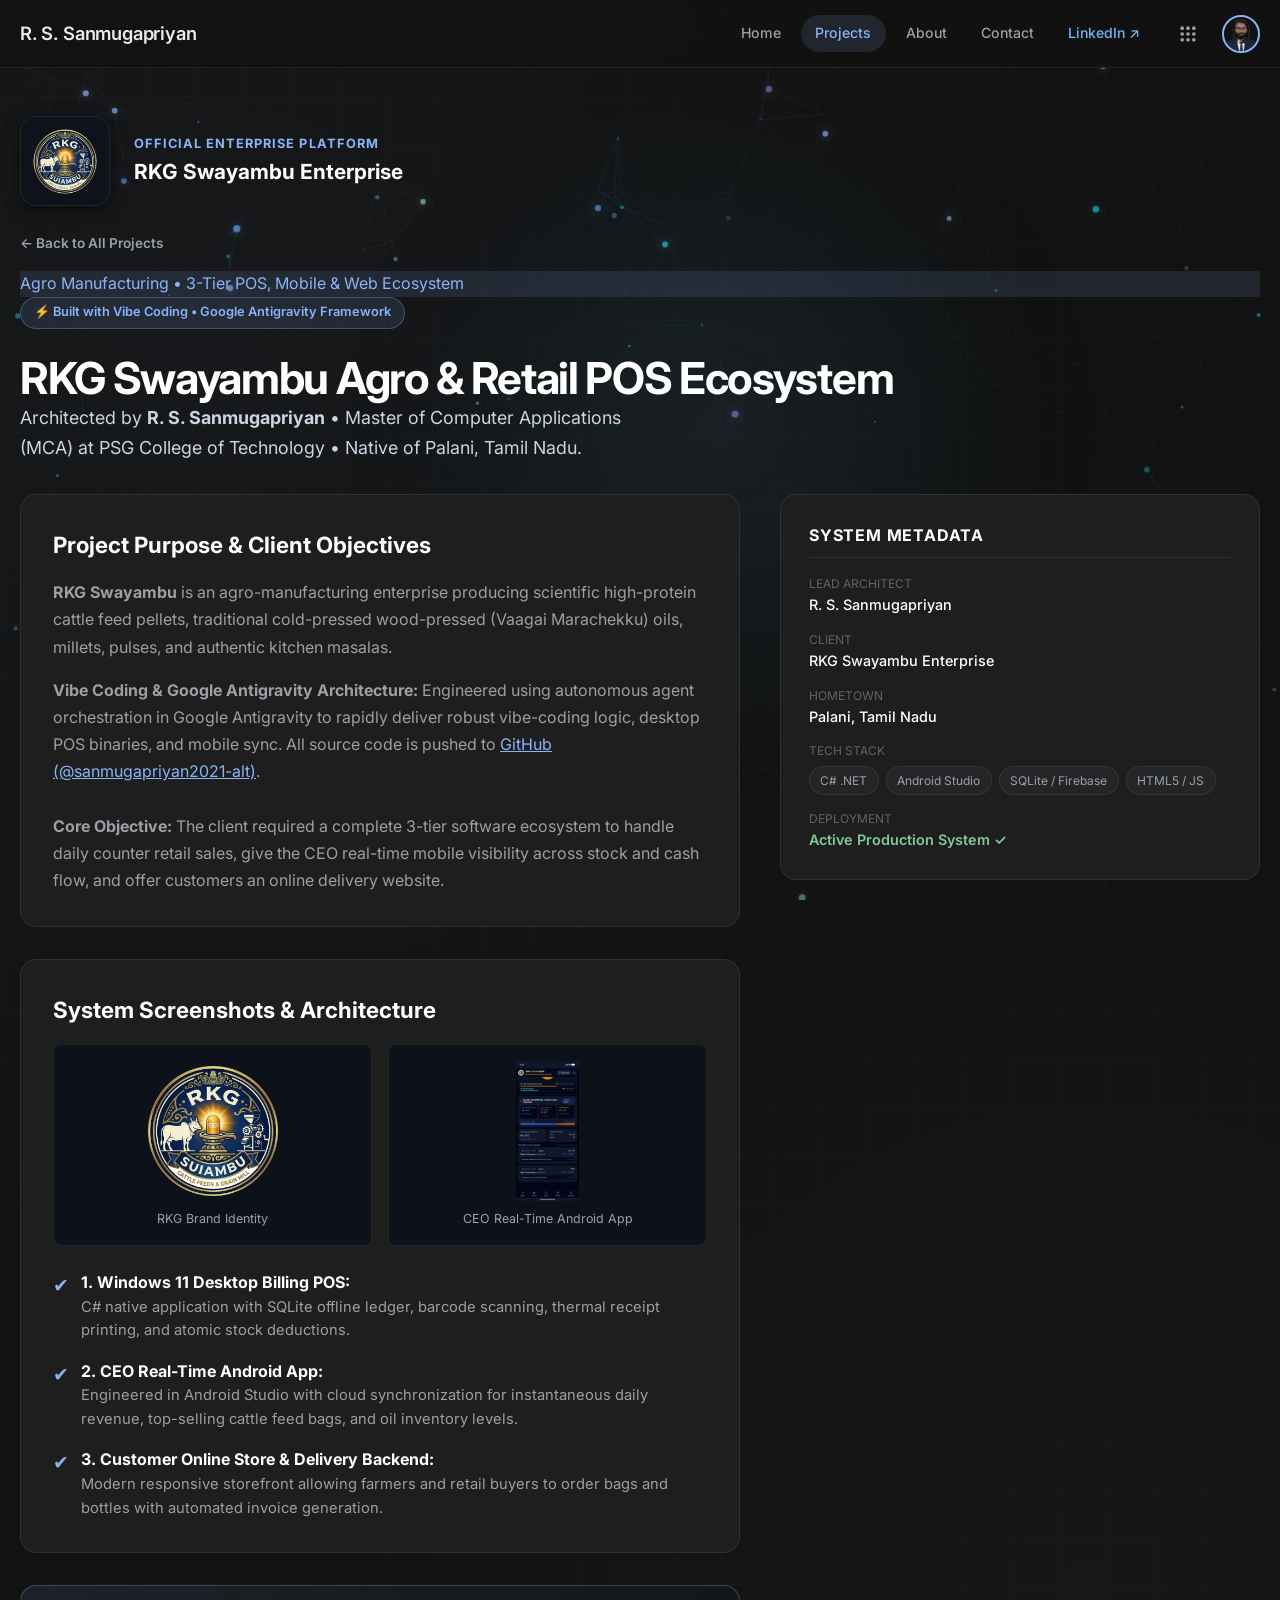
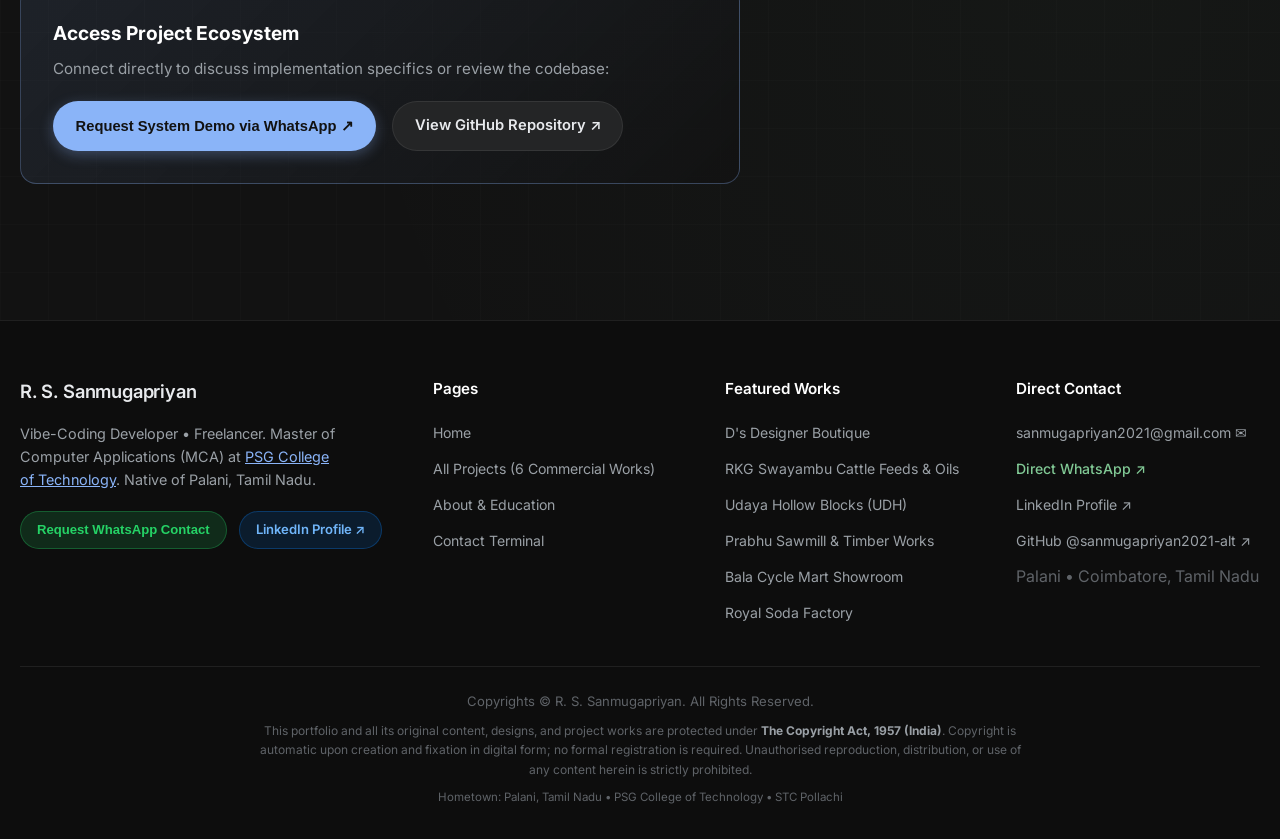
<file: project-rkg-swayambu.html>
<!DOCTYPE html>
<html lang="en">
<head>
  <meta charset="UTF-8">
  <meta name="viewport" content="width=device-width, initial-scale=1.0">
  <title>RKG Swayambu Cattle Feeds & Oils | R. S. Sanmugapriyan</title>
  <link rel="preconnect" href="https://fonts.googleapis.com">
  <link rel="preconnect" href="https://fonts.gstatic.com" crossorigin>
  <link href="https://fonts.googleapis.com/css2?family=Google+Sans:wght@400;500;700&family=Inter:wght@300;400;500;600;700&family=JetBrains+Mono:wght@400;500;600&display=swap" rel="stylesheet">
  <link rel="stylesheet" href="css/style.css">
</head>
<body>

<canvas id="antigravityCanvas" class="g-antigravity-bg"></canvas>


<canvas id="antigravityCanvas" class="g-antigravity-bg"></canvas>

<header class="g-appbar">
  <div class="g-appbar-inner">
    <a href="index.html" class="g-brand">

      <span>R. S. Sanmugapriyan</span>
    </a>

    <div class="g-nav-actions">
      <nav class="g-nav-links">
        <a href="index.html" class="g-nav-link ">Home</a>
        <a href="projects.html" class="g-nav-link active">Projects</a>
        <a href="about.html" class="g-nav-link ">About</a>
        <a href="contact.html" class="g-nav-link ">Contact</a>
        <a href="https://www.linkedin.com/in/sanmugapriyan-sowndrapandian-443132261/" target="_blank" rel="noopener noreferrer" class="g-nav-link" style="color: #70b5f9;">LinkedIn ↗</a>
      </nav>

      <div style="position: relative;">
        <button class="g-waffle-btn" id="waffleBtn" aria-label="Apps Menu">
          <svg width="20" height="20" viewBox="0 0 24 24" fill="currentColor">
            <circle cx="5" cy="5" r="2.2"></circle><circle cx="12" cy="5" r="2.2"></circle><circle cx="19" cy="5" r="2.2"></circle>
            <circle cx="5" cy="12" r="2.2"></circle><circle cx="12" cy="12" r="2.2"></circle><circle cx="19" cy="12" r="2.2"></circle>
            <circle cx="5" cy="19" r="2.2"></circle><circle cx="12" cy="19" r="2.2"></circle><circle cx="19" cy="19" r="2.2"></circle>
          </svg>
        </button>

                <div class="g-waffle-menu" id="waffleMenu">
          <!-- 1. D's Designer -->
          <a href="project-dsdesigner.html" class="g-app-tile" title="D's Designer Couture">
            <div class="tile-icon" style="background: #1a0f12; border-color: rgba(255, 133, 149, 0.3);">
              <img src="assets/ds_designer_logo.png" alt="D's Designer Logo">
            </div>
            <span>D's Designer</span>
          </a>

          <!-- 2. RKG Swayambu -->
          <a href="project-rkg-swayambu.html" class="g-app-tile" title="RKG Swayambu POS & Mobile">
            <div class="tile-icon" style="background: #0e121a; border-color: rgba(138, 180, 248, 0.3);">
              <img src="assets/rkg_logo_circular.png" alt="RKG Swayambu Logo">
            </div>
            <span>RKG Feeds</span>
          </a>

          <!-- 3. Udhaya Hollow Blocks -->
          <a href="project-udhaya-hollow-blocks.html" class="g-app-tile" title="Udhaya Hollow Blocks Portal">
            <div class="tile-icon" style="background: #0d161a; border-color: rgba(34, 211, 238, 0.3);">
              <img src="assets/udh_logo.png" alt="Udhaya Hollow Blocks Logo">
            </div>
            <span>Udhaya Blocks</span>
          </a>

          <!-- 4. Prabhu Sawmill -->
          <a href="project-prabhu-samuel.html" class="g-app-tile" title="Prabhu Sawmill & Timber">
            <div class="tile-icon" style="background: #181410; border-color: rgba(192, 132, 252, 0.3);">
              <img src="assets/prabhu_logo.png" alt="Prabhu Sawmill Logo">
            </div>
            <span>Prabhu Sawmill</span>
          </a>

          <!-- 5. Bala Cycle Mart -->
          <a href="project-bala-cycle.html" class="g-app-tile" title="Bala Cycle Mart Showroom">
            <div class="tile-icon" style="background: #101813; border-color: rgba(129, 201, 149, 0.3);">
              <img src="assets/bala_cycle_logo.jpeg" alt="Bala Cycle Mart Logo">
            </div>
            <span>Bala Cycle</span>
          </a>

          <!-- 6. Royal Soda Factory -->
          <a href="project-royal-soda.html" class="g-app-tile" title="Royal Soda Factory Wholesale">
            <div class="tile-icon" style="background: #1f180d; border-color: rgba(253, 214, 99, 0.3);">
              <img src="assets/royal_soda_logo.png" alt="Royal Soda Logo">
            </div>
            <span>Royal Soda</span>
          </a>

          <!-- 7. All Projects Catalog -->
          <a href="projects.html" class="g-app-tile" title="Browse All Projects">
            <div class="tile-icon" style="background: rgba(138, 180, 248, 0.12); border-color: rgba(138, 180, 248, 0.35);">
              <svg width="22" height="22" viewBox="0 0 24 24" fill="#8ab4f8"><path d="M4 6H2v14c0 1.1.9 2 2 2h14v-2H4V6zm16-4H8c-1.1 0-2 .9-2 2v12c0 1.1.9 2 2 2h12c1.1 0 2-.9 2-2V4c0-1.1-.9-2-2-2zm0 14H8V4h12v12z"/></svg>
            </div>
            <span style="color: var(--g-blue); font-weight: 600;">All Projects</span>
          </a>

          <!-- 8. About & Qualifications -->
          <a href="about.html" class="g-app-tile" title="About & Education">
            <div class="tile-icon" style="background: rgba(129, 201, 149, 0.12); border-color: rgba(129, 201, 149, 0.35);">
              <svg width="22" height="22" viewBox="0 0 24 24" fill="#81c995"><path d="M12 2C6.48 2 2 6.48 2 12s4.48 10 10 10 10-4.48 10-10S17.52 2 12 2zm0 3c1.66 0 3 1.34 3 3s-1.34 3-3 3-3-1.34-3-3 1.34-3 3-3zm0 14.2c-2.5 0-4.71-1.28-6-3.22.03-1.99 4-3.08 6-3.08 1.99 0 5.97 1.09 6 3.08-1.29 1.94-3.5 3.22-6 3.22z"/></svg>
            </div>
            <span style="color: var(--g-green); font-weight: 600;">About</span>
          </a>

          <!-- 9. Contact Terminal -->
          <a href="contact.html" class="g-app-tile" title="Direct Contact">
            <div class="tile-icon" style="background: rgba(253, 214, 99, 0.12); border-color: rgba(253, 214, 99, 0.35);">
              <svg width="22" height="22" viewBox="0 0 24 24" fill="#fdd663"><path d="M20 4H4c-1.1 0-1.99.9-1.99 2L2 18c0 1.1.9 2 2 2h16c1.1 0 2-.9 2-2V6c0-1.1-.9-2-2-2zm0 4l-8 5-8-5V6l8 5 8-5v2z"/></svg>
            </div>
            <span style="color: var(--g-yellow); font-weight: 600;">Contact</span>
          </a>
        </div>
      </div>

      <a href="about.html" class="g-appbar-avatar" title="View R. S. Sanmugapriyan">
        <img src="assets/profile_nobg.png" alt="R. S. Sanmugapriyan Avatar">
      </a>
    </div>
  </div>
</header>

<article class="g-section" style="padding-top: 3rem;">
  <div style="margin-bottom: 2rem;">
    <div style="display: flex; align-items: center; gap: 1.5rem; margin-bottom: 1.5rem; flex-wrap: wrap;">
      <div style="width: 90px; height: 90px; border-radius: 16px; background: #0e121a; border: 1px solid var(--g-border); display: flex; align-items: center; justify-content: center; padding: 0.6rem; box-shadow: 0 4px 16px rgba(0,0,0,0.5);">
        <img src="assets/rkg_logo_circular.png" alt="RKG Swayambu Official Logo" style="max-height: 100%; max-width: 100%; object-fit: contain;">
      </div>
      <div>
        <div style="color: var(--g-blue); font-size: 0.8rem; font-weight: 700; letter-spacing: 0.08em; text-transform: uppercase;">Official Enterprise Platform</div>
        <div style="color: #fff; font-size: 1.3rem; font-weight: 700;">RKG Swayambu Enterprise</div>
      </div>
    </div>
    <a href="projects.html" class="g-link-btn" style="color: var(--g-text-secondary); margin-bottom: 1rem;">
      &larr; Back to All Projects
    </a>
    <div class="g-status-pill" style="color: var(--g-blue); background: var(--g-blue-container); border-color: rgba(138, 180, 248, 0.3);">
      <span>Agro Manufacturing &bull; 3-Tier POS, Mobile &amp; Web Ecosystem</span>
    </div>
    <div style="display: inline-flex; align-items: center; gap: 0.5rem; background: rgba(138, 180, 248, 0.12); border: 1px solid rgba(138, 180, 248, 0.3); color: var(--g-blue); font-size: 0.8rem; font-weight: 600; padding: 0.3rem 0.8rem; border-radius: 9999px; margin-bottom: 0.75rem;">
      ⚡ Built with Vibe Coding &bull; Google Antigravity Framework
    </div>
    <h1 class="g-hero-title" style="font-size: 2.75rem; margin-top: 0.75rem;">
      RKG Swayambu Agro &amp; Retail POS Ecosystem
    </h1>
    <p class="g-hero-desc">
      Architected by <strong>R. S. Sanmugapriyan</strong> &bull; Master of Computer Applications (MCA) at PSG College of Technology &bull; Native of Palani, Tamil Nadu.
    </p>
  </div>

  <div style="display: grid; grid-template-columns: 1.8fr 1.2fr; gap: 2.5rem; align-items: start;">
    <div style="display: flex; flex-direction: column; gap: 2rem;">
      <!-- Project Purpose & Goal -->
      <div class="g-card" style="padding: 2rem;">
        <h2 style="font-size: 1.4rem; color: #fff; margin-bottom: 1rem;">Project Purpose &amp; Client Objectives</h2>
        <p style="color: var(--g-text-secondary); line-height: 1.7; margin-bottom: 1rem;">
          <strong>RKG Swayambu</strong> is an agro-manufacturing enterprise producing scientific high-protein cattle feed pellets, traditional cold-pressed wood-pressed (Vaagai Marachekku) oils, millets, pulses, and authentic kitchen masalas.
        </p>
        <p style="color: var(--g-text-secondary); line-height: 1.7;">
          <strong>Vibe Coding &amp; Google Antigravity Architecture:</strong> Engineered using autonomous agent orchestration in Google Antigravity to rapidly deliver robust vibe-coding logic, desktop POS binaries, and mobile sync. All source code is pushed to <a href="https://github.com/sanmugapriyan2021-alt" target="_blank" rel="noopener noreferrer" style="color: var(--g-blue); text-decoration: underline;">GitHub (@sanmugapriyan2021-alt)</a>.<br><br><strong>Core Objective:</strong> The client required a complete 3-tier software ecosystem to handle daily counter retail sales, give the CEO real-time mobile visibility across stock and cash flow, and offer customers an online delivery website.
        </p>
      </div>

      <!-- Real Screenshots Showcase -->
      <div class="g-card" style="padding: 2rem;">
        <h2 style="font-size: 1.4rem; color: #fff; margin-bottom: 1rem;">System Screenshots &amp; Architecture</h2>
        <div style="display: grid; grid-template-columns: 1fr 1fr; gap: 1rem; margin-bottom: 1.5rem;">
          <div style="background: #0d121a; border: 1px solid var(--g-border); border-radius: 8px; padding: 1rem; text-align: center;">
            <img src="assets/rkg_logo_circular.png" alt="RKG Official Brand Logo" style="max-height: 140px; margin: 0 auto; object-fit: contain;">
            <div style="color: var(--g-text-secondary); font-size: 0.78rem; margin-top: 0.5rem;">RKG Brand Identity</div>
          </div>
          <div style="background: #0d121a; border: 1px solid var(--g-border); border-radius: 8px; padding: 1rem; text-align: center;">
            <img src="assets/rkg_app_screenshot.png" alt="RKG CEO Mobile App" style="max-height: 140px; margin: 0 auto; object-fit: contain;">
            <div style="color: var(--g-text-secondary); font-size: 0.78rem; margin-top: 0.5rem;">CEO Real-Time Android App</div>
          </div>
        </div>

        <ul style="list-style: none; display: flex; flex-direction: column; gap: 1rem;">
          <li style="display: flex; gap: 0.75rem;">
            <span style="color: var(--g-blue); font-size: 1.2rem;">&#10004;</span>
            <div>
              <strong style="color: #fff;">1. Windows 11 Desktop Billing POS:</strong>
              <p style="color: var(--g-text-secondary); font-size: 0.92rem;">C# native application with SQLite offline ledger, barcode scanning, thermal receipt printing, and atomic stock deductions.</p>
            </div>
          </li>
          <li style="display: flex; gap: 0.75rem;">
            <span style="color: var(--g-blue); font-size: 1.2rem;">&#10004;</span>
            <div>
              <strong style="color: #fff;">2. CEO Real-Time Android App:</strong>
              <p style="color: var(--g-text-secondary); font-size: 0.92rem;">Engineered in Android Studio with cloud synchronization for instantaneous daily revenue, top-selling cattle feed bags, and oil inventory levels.</p>
            </div>
          </li>
          <li style="display: flex; gap: 0.75rem;">
            <span style="color: var(--g-blue); font-size: 1.2rem;">&#10004;</span>
            <div>
              <strong style="color: #fff;">3. Customer Online Store &amp; Delivery Backend:</strong>
              <p style="color: var(--g-text-secondary); font-size: 0.92rem;">Modern responsive storefront allowing farmers and retail buyers to order bags and bottles with automated invoice generation.</p>
            </div>
          </li>
        </ul>
      </div>

      <!-- Action Button opening in new page -->
      <div class="g-card" style="padding: 2rem; background: linear-gradient(135deg, rgba(138, 180, 248, 0.1), rgba(18, 18, 18, 0.9)); border-color: rgba(138, 180, 248, 0.3);">
        <h3 style="color: #fff; font-size: 1.2rem; margin-bottom: 0.5rem;">Access Project Ecosystem</h3>
        <p style="color: var(--g-text-secondary); font-size: 0.95rem; margin-bottom: 1.25rem;">
          Connect directly to discuss implementation specifics or review the codebase:
        </p>
        <div style="display: flex; gap: 1rem; flex-wrap: wrap;">
          <button class="g-btn g-btn-primary trigger-wa-access" style="background: var(--g-blue); color: #121212;">
            Request System Demo via WhatsApp ↗
          </button>
          <a href="https://github.com/sanmugapriyan2021-alt" target="_blank" rel="noopener noreferrer" class="g-btn g-btn-tonal">
            View GitHub Repository ↗
          </a>
        </div>
      </div>
    </div>

    <!-- Sidebar Specs -->
    <div style="display: flex; flex-direction: column; gap: 1.5rem;">
      <div class="g-card" style="padding: 1.75rem;">
        <h3 style="font-size: 1rem; color: #fff; margin-bottom: 1rem; text-transform: uppercase; letter-spacing: 0.05em; border-bottom: 1px solid var(--g-border); padding-bottom: 0.5rem;">
          System Metadata
        </h3>
        <div style="display: flex; flex-direction: column; gap: 0.85rem; font-size: 0.9rem;">
          <div>
            <div style="color: var(--g-text-tertiary); font-size: 0.75rem;">LEAD ARCHITECT</div>
            <div style="color: #fff; font-weight: 500;">R. S. Sanmugapriyan</div>
          </div>
          <div>
            <div style="color: var(--g-text-tertiary); font-size: 0.75rem;">CLIENT</div>
            <div style="color: #fff; font-weight: 500;">RKG Swayambu Enterprise</div>
          </div>
          <div>
            <div style="color: var(--g-text-tertiary); font-size: 0.75rem;">HOMETOWN</div>
            <div style="color: #fff; font-weight: 500;">Palani, Tamil Nadu</div>
          </div>
          <div>
            <div style="color: var(--g-text-tertiary); font-size: 0.75rem;">TECH STACK</div>
            <div class="g-tech-chips" style="margin-top: 0.35rem;">
              <span class="g-chip">C# .NET</span>
              <span class="g-chip">Android Studio</span>
              <span class="g-chip">SQLite / Firebase</span>
              <span class="g-chip">HTML5 / JS</span>
            </div>
          </div>
          <div>
            <div style="color: var(--g-text-tertiary); font-size: 0.75rem;">DEPLOYMENT</div>
            <div style="color: var(--g-green); font-weight: 600;">Active Production System &#10003;</div>
          </div>
        </div>
      </div>
    </div>
  </div>
</article>

<footer class="g-footer">
  <div class="g-footer-inner">
    <div class="g-footer-col">
      <div class="g-brand" style="margin-bottom: 1rem;">
        
        <span>R. S. Sanmugapriyan</span>
      </div>
      <p style="color: var(--g-text-secondary); font-size: 0.9rem; line-height: 1.6; max-width: 320px;">
        Vibe-Coding Developer &bull; Freelancer. Master of Computer Applications (MCA) at <a href="https://www.psgtech.edu/" target="_blank" rel="noopener noreferrer" style="color: var(--g-blue); text-decoration: underline;">PSG College of Technology</a>. Native of Palani, Tamil Nadu.
      </p>
      <div style="margin-top: 1.25rem; display: flex; gap: 0.75rem; flex-wrap: wrap;">
        <button class="g-btn g-btn-whatsapp trigger-wa-access" href="https://wa.me/918438539264?text=Hello%20R.%20S.%20Sanmugapriyan%2C%20I%20visited%20your%20portfolio%20and%20would%20like%20to%20connect%20on%20WhatsApp." target="_blank" rel="noopener noreferrer" style="padding: 0.45rem 1rem; font-size: 0.82rem;">
          Request WhatsApp Contact
        </button>
        <a href="https://www.linkedin.com/in/sanmugapriyan-sowndrapandian-443132261/" target="_blank" rel="noopener noreferrer" class="g-btn g-btn-linkedin" style="padding: 0.45rem 1rem; font-size: 0.82rem;">
          LinkedIn Profile ↗
        </a>
      </div>
    </div>

    <div class="g-footer-col">
      <h4>Pages</h4>
      <ul class="g-footer-links">
        <li><a href="index.html">Home</a></li>
        <li><a href="projects.html">All Projects (6 Commercial Works)</a></li>
        <li><a href="about.html">About & Education</a></li>
        <li><a href="contact.html">Contact Terminal</a></li>
      </ul>
    </div>

    <div class="g-footer-col">
      <h4>Featured Works</h4>
      <ul class="g-footer-links">
        <li><a href="project-dsdesigner.html">D's Designer Boutique</a></li>
        <li><a href="project-rkg-swayambu.html">RKG Swayambu Cattle Feeds & Oils</a></li>
        <li><a href="project-udhaya-hollow-blocks.html">Udaya Hollow Blocks (UDH)</a></li>
        <li><a href="project-prabhu-samuel.html">Prabhu Sawmill & Timber Works</a></li>
        <li><a href="project-bala-cycle.html">Bala Cycle Mart Showroom</a></li>
        <li><a href="project-royal-soda.html">Royal Soda Factory</a></li>
      </ul>
    </div>

    <div class="g-footer-col">
      <h4>Direct Contact</h4>
      <ul class="g-footer-links">
        <li><a href="mailto:sanmugapriyan2021@gmail.com?subject=Project%20Inquiry%20-%20R.%20S.%20Sanmugapriyan&body=Hello%20Sanmugapriyan%2C%0A%0AI%20explored%20your%20portfolio%20and%20would%20like%20to%20connect%20regarding%20a%20project%20inquiry.%0A%0ABest%20regards%2C">sanmugapriyan2021@gmail.com ✉</a></li>
        <li><a href="https://wa.me/918438539264?text=Hello%20R.%20S.%20Sanmugapriyan%2C%20I%20visited%20your%20portfolio%20and%20would%20like%20to%20connect%20with%20you%20on%20WhatsApp." target="_blank" rel="noopener noreferrer" style="color: var(--g-green); font-weight: 500;">Direct WhatsApp ↗</a></li>
        <li><a href="https://www.linkedin.com/in/sanmugapriyan-sowndrapandian-443132261/" target="_blank" rel="noopener noreferrer">LinkedIn Profile ↗</a></li>
        <li><a href="https://github.com/sanmugapriyan2021-alt" target="_blank" rel="noopener noreferrer">GitHub @sanmugapriyan2021-alt ↗</a></li>
        <li><span style="color: var(--g-text-tertiary);">Palani &bull; Coimbatore, Tamil Nadu</span></li>
      </ul>
    </div>
  </div>

  <div class="g-footer-bottom" style="flex-direction: column; gap: 0.6rem; text-align: center;">
    <span>Copyrights &copy; R. S. Sanmugapriyan. All Rights Reserved.</span>
    <span style="font-size: 0.75rem; color: var(--g-text-tertiary); max-width: 780px; line-height: 1.6;">
      This portfolio and all its original content, designs, and project works are protected under
      <strong style="color: var(--g-text-secondary);">The Copyright Act, 1957 (India)</strong>.
      Copyright is automatic upon creation and fixation in digital form; no formal registration is required.
      Unauthorised reproduction, distribution, or use of any content herein is strictly prohibited.
    </span>
    <span style="font-size: 0.72rem; color: var(--g-text-tertiary);">Hometown: Palani, Tamil Nadu &bull; PSG College of Technology &bull; STC Pollachi</span>
  </div>
</footer>



<script src="js/main.js"></script>

<!-- MOBILE BOTTOM NAVIGATION DOCK (VISIBLE ON MOBILE VIEW) -->
<nav class="g-mobile-bottom-nav" aria-label="Mobile Navigation">
  <a href="index.html" class="g-mobile-tab ">
    <svg viewBox="0 0 24 24"><path d="M10 20v-6h4v6h5v-8h3L12 3 2 12h3v8z"/></svg>
    <span>Home</span>
  </a>
  <a href="projects.html" class="g-mobile-tab active">
    <svg viewBox="0 0 24 24"><path d="M4 6H2v14c0 1.1.9 2 2 2h14v-2H4V6zm16-4H8c-1.1 0-2 .9-2 2v12c0 1.1.9 2 2 2h12c1.1 0 2-.9 2-2V4c0-1.1-.9-2-2-2zm0 14H8V4h12v12z"/></svg>
    <span>Projects</span>
  </a>
  <a href="about.html" class="g-mobile-tab ">
    <svg viewBox="0 0 24 24"><path d="M12 2C6.48 2 2 6.48 2 12s4.48 10 10 10 10-4.48 10-10S17.52 2 12 2zm0 3c1.66 0 3 1.34 3 3s-1.34 3-3 3-3-1.34-3-3 1.34-3 3-3zm0 14.2c-2.5 0-4.71-1.28-6-3.22.03-1.99 4-3.08 6-3.08 1.99 0 5.97 1.09 6 3.08-1.29 1.94-3.5 3.22-6 3.22z"/></svg>
    <span>About</span>
  </a>
  <a href="contact.html" class="g-mobile-tab ">
    <svg viewBox="0 0 24 24"><path d="M20 4H4c-1.1 0-1.99.9-1.99 2L2 18c0 1.1.9 2 2 2h16c1.1 0 2-.9 2-2V6c0-1.1-.9-2-2-2zm0 4l-8 5-8-5V6l8 5 8-5v2z"/></svg>
    <span>Contact</span>
  </a>
</nav>
</body>
</html>
</file>
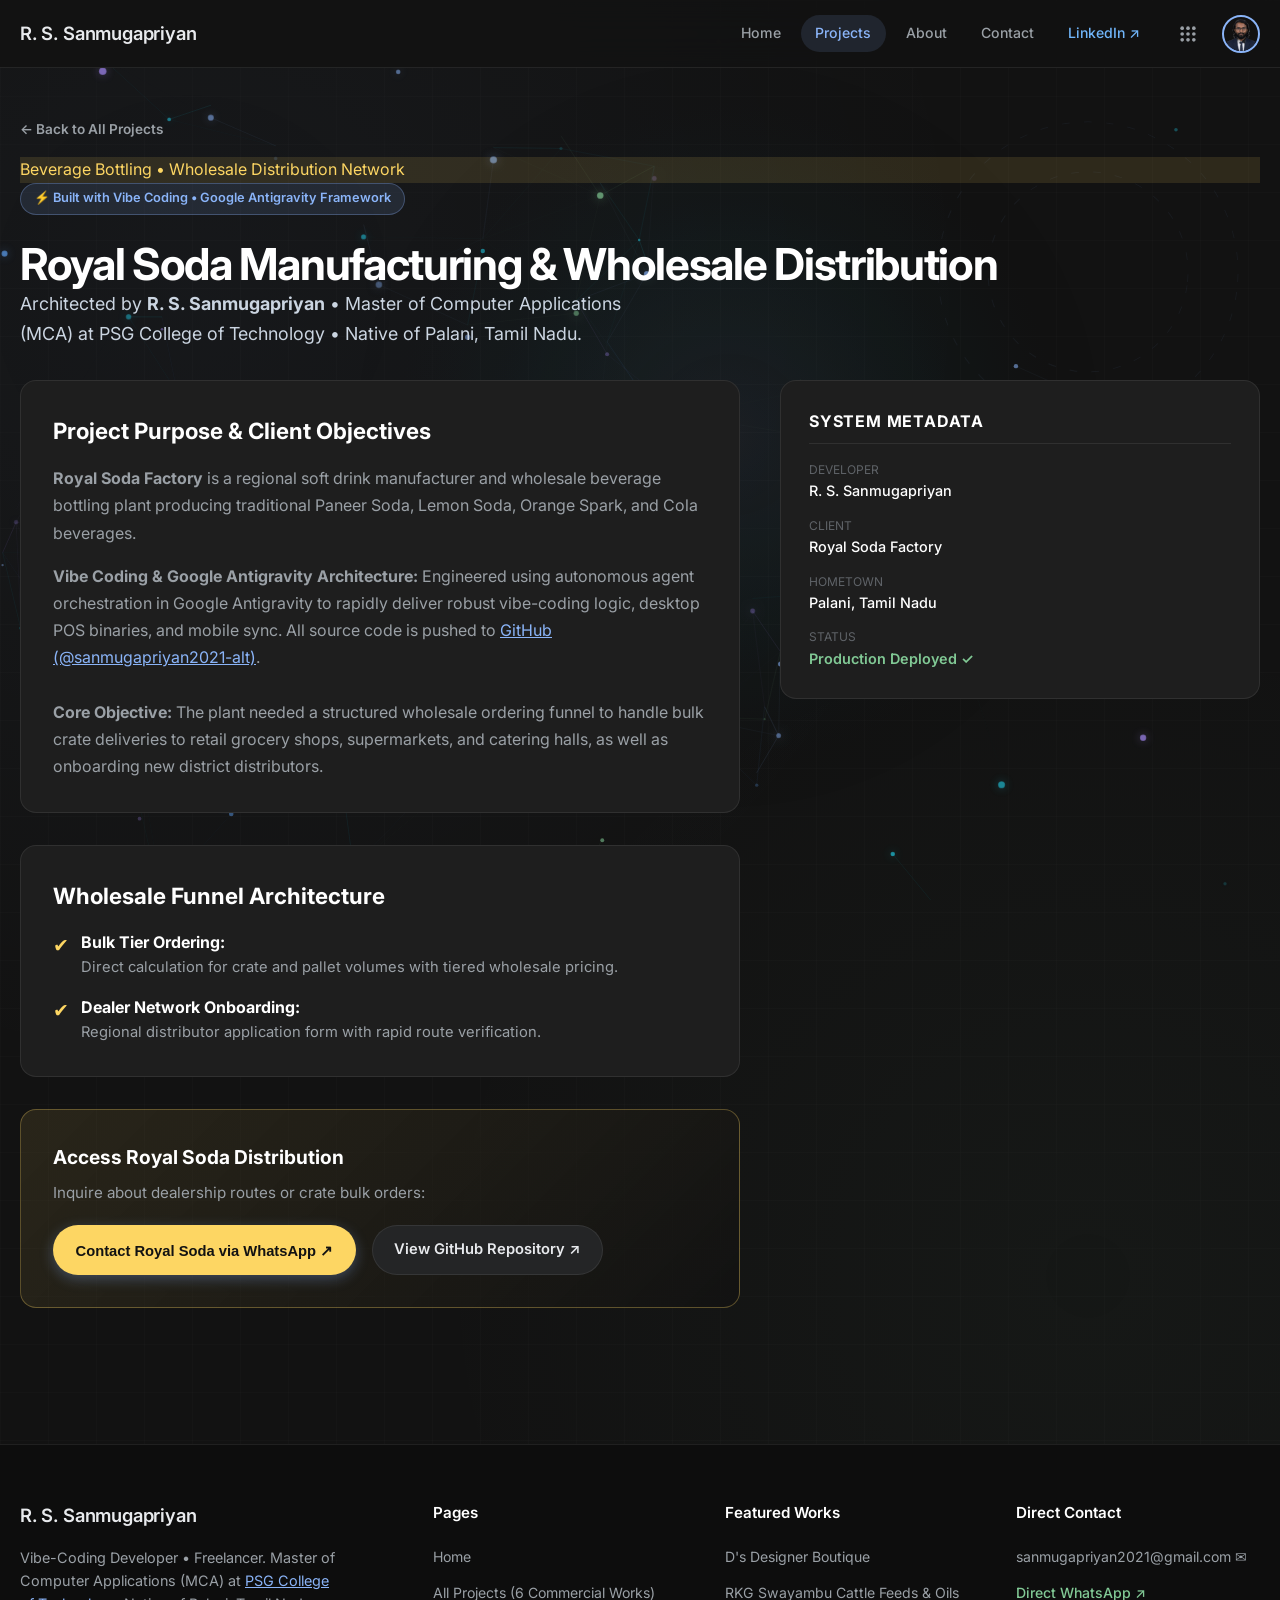
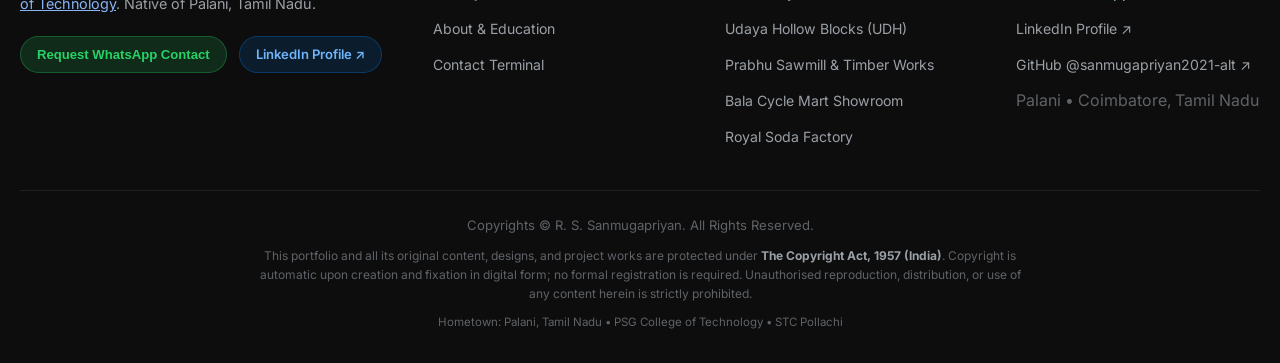
<file: project-royal-soda.html>
<!DOCTYPE html>
<html lang="en">
<head>
  <meta charset="UTF-8">
  <meta name="viewport" content="width=device-width, initial-scale=1.0">
  <title>Royal Soda Beverage Distribution | R. S. Sanmugapriyan</title>
  <link rel="preconnect" href="https://fonts.googleapis.com">
  <link rel="preconnect" href="https://fonts.gstatic.com" crossorigin>
  <link href="https://fonts.googleapis.com/css2?family=Google+Sans:wght@400;500;700&family=Inter:wght@300;400;500;600;700&family=JetBrains+Mono:wght@400;500;600&display=swap" rel="stylesheet">
  <link rel="stylesheet" href="css/style.css">
</head>
<body>

<canvas id="antigravityCanvas" class="g-antigravity-bg"></canvas>


<canvas id="antigravityCanvas" class="g-antigravity-bg"></canvas>

<header class="g-appbar">
  <div class="g-appbar-inner">
    <a href="index.html" class="g-brand">

      <span>R. S. Sanmugapriyan</span>
    </a>

    <div class="g-nav-actions">
      <nav class="g-nav-links">
        <a href="index.html" class="g-nav-link ">Home</a>
        <a href="projects.html" class="g-nav-link active">Projects</a>
        <a href="about.html" class="g-nav-link ">About</a>
        <a href="contact.html" class="g-nav-link ">Contact</a>
        <a href="https://www.linkedin.com/in/sanmugapriyan-sowndrapandian-443132261/" target="_blank" rel="noopener noreferrer" class="g-nav-link" style="color: #70b5f9;">LinkedIn ↗</a>
      </nav>

      <div style="position: relative;">
        <button class="g-waffle-btn" id="waffleBtn" aria-label="Apps Menu">
          <svg width="20" height="20" viewBox="0 0 24 24" fill="currentColor">
            <circle cx="5" cy="5" r="2.2"></circle><circle cx="12" cy="5" r="2.2"></circle><circle cx="19" cy="5" r="2.2"></circle>
            <circle cx="5" cy="12" r="2.2"></circle><circle cx="12" cy="12" r="2.2"></circle><circle cx="19" cy="12" r="2.2"></circle>
            <circle cx="5" cy="19" r="2.2"></circle><circle cx="12" cy="19" r="2.2"></circle><circle cx="19" cy="19" r="2.2"></circle>
          </svg>
        </button>

                <div class="g-waffle-menu" id="waffleMenu">
          <!-- 1. D's Designer -->
          <a href="project-dsdesigner.html" class="g-app-tile" title="D's Designer Couture">
            <div class="tile-icon" style="background: #1a0f12; border-color: rgba(255, 133, 149, 0.3);">
              <img src="assets/ds_designer_logo.png" alt="D's Designer Logo">
            </div>
            <span>D's Designer</span>
          </a>

          <!-- 2. RKG Swayambu -->
          <a href="project-rkg-swayambu.html" class="g-app-tile" title="RKG Swayambu POS & Mobile">
            <div class="tile-icon" style="background: #0e121a; border-color: rgba(138, 180, 248, 0.3);">
              <img src="assets/rkg_logo_circular.png" alt="RKG Swayambu Logo">
            </div>
            <span>RKG Feeds</span>
          </a>

          <!-- 3. Udhaya Hollow Blocks -->
          <a href="project-udhaya-hollow-blocks.html" class="g-app-tile" title="Udhaya Hollow Blocks Portal">
            <div class="tile-icon" style="background: #0d161a; border-color: rgba(34, 211, 238, 0.3);">
              <img src="assets/udh_logo.png" alt="Udhaya Hollow Blocks Logo">
            </div>
            <span>Udhaya Blocks</span>
          </a>

          <!-- 4. Prabhu Sawmill -->
          <a href="project-prabhu-samuel.html" class="g-app-tile" title="Prabhu Sawmill & Timber">
            <div class="tile-icon" style="background: #181410; border-color: rgba(192, 132, 252, 0.3);">
              <img src="assets/prabhu_logo.png" alt="Prabhu Sawmill Logo">
            </div>
            <span>Prabhu Sawmill</span>
          </a>

          <!-- 5. Bala Cycle Mart -->
          <a href="project-bala-cycle.html" class="g-app-tile" title="Bala Cycle Mart Showroom">
            <div class="tile-icon" style="background: #101813; border-color: rgba(129, 201, 149, 0.3);">
              <img src="assets/bala_cycle_logo.jpeg" alt="Bala Cycle Mart Logo">
            </div>
            <span>Bala Cycle</span>
          </a>

          <!-- 6. Royal Soda Factory -->
          <a href="project-royal-soda.html" class="g-app-tile" title="Royal Soda Factory Wholesale">
            <div class="tile-icon" style="background: #1f180d; border-color: rgba(253, 214, 99, 0.3);">
              <img src="assets/royal_soda_logo.png" alt="Royal Soda Logo">
            </div>
            <span>Royal Soda</span>
          </a>

          <!-- 7. All Projects Catalog -->
          <a href="projects.html" class="g-app-tile" title="Browse All Projects">
            <div class="tile-icon" style="background: rgba(138, 180, 248, 0.12); border-color: rgba(138, 180, 248, 0.35);">
              <svg width="22" height="22" viewBox="0 0 24 24" fill="#8ab4f8"><path d="M4 6H2v14c0 1.1.9 2 2 2h14v-2H4V6zm16-4H8c-1.1 0-2 .9-2 2v12c0 1.1.9 2 2 2h12c1.1 0 2-.9 2-2V4c0-1.1-.9-2-2-2zm0 14H8V4h12v12z"/></svg>
            </div>
            <span style="color: var(--g-blue); font-weight: 600;">All Projects</span>
          </a>

          <!-- 8. About & Qualifications -->
          <a href="about.html" class="g-app-tile" title="About & Education">
            <div class="tile-icon" style="background: rgba(129, 201, 149, 0.12); border-color: rgba(129, 201, 149, 0.35);">
              <svg width="22" height="22" viewBox="0 0 24 24" fill="#81c995"><path d="M12 2C6.48 2 2 6.48 2 12s4.48 10 10 10 10-4.48 10-10S17.52 2 12 2zm0 3c1.66 0 3 1.34 3 3s-1.34 3-3 3-3-1.34-3-3 1.34-3 3-3zm0 14.2c-2.5 0-4.71-1.28-6-3.22.03-1.99 4-3.08 6-3.08 1.99 0 5.97 1.09 6 3.08-1.29 1.94-3.5 3.22-6 3.22z"/></svg>
            </div>
            <span style="color: var(--g-green); font-weight: 600;">About</span>
          </a>

          <!-- 9. Contact Terminal -->
          <a href="contact.html" class="g-app-tile" title="Direct Contact">
            <div class="tile-icon" style="background: rgba(253, 214, 99, 0.12); border-color: rgba(253, 214, 99, 0.35);">
              <svg width="22" height="22" viewBox="0 0 24 24" fill="#fdd663"><path d="M20 4H4c-1.1 0-1.99.9-1.99 2L2 18c0 1.1.9 2 2 2h16c1.1 0 2-.9 2-2V6c0-1.1-.9-2-2-2zm0 4l-8 5-8-5V6l8 5 8-5v2z"/></svg>
            </div>
            <span style="color: var(--g-yellow); font-weight: 600;">Contact</span>
          </a>
        </div>
      </div>

      <a href="about.html" class="g-appbar-avatar" title="View R. S. Sanmugapriyan">
        <img src="assets/profile_nobg.png" alt="R. S. Sanmugapriyan Avatar">
      </a>
    </div>
  </div>
</header>

<article class="g-section" style="padding-top: 3rem;">
  <div style="margin-bottom: 2rem;">
    <a href="projects.html" class="g-link-btn" style="color: var(--g-text-secondary); margin-bottom: 1rem;">
      &larr; Back to All Projects
    </a>
    <div class="g-status-pill" style="color: var(--g-yellow); background: var(--g-yellow-container); border-color: rgba(253, 214, 99, 0.3);">
      <span>Beverage Bottling &bull; Wholesale Distribution Network</span>
    </div>
    <div style="display: inline-flex; align-items: center; gap: 0.5rem; background: rgba(138, 180, 248, 0.12); border: 1px solid rgba(138, 180, 248, 0.3); color: var(--g-blue); font-size: 0.8rem; font-weight: 600; padding: 0.3rem 0.8rem; border-radius: 9999px; margin-bottom: 0.75rem;">
      ⚡ Built with Vibe Coding &bull; Google Antigravity Framework
    </div>
    <h1 class="g-hero-title" style="font-size: 2.75rem; margin-top: 0.75rem;">
      Royal Soda Manufacturing &amp; Wholesale Distribution
    </h1>
    <p class="g-hero-desc">
      Architected by <strong>R. S. Sanmugapriyan</strong> &bull; Master of Computer Applications (MCA) at PSG College of Technology &bull; Native of Palani, Tamil Nadu.
    </p>
  </div>

  <div style="display: grid; grid-template-columns: 1.8fr 1.2fr; gap: 2.5rem; align-items: start;">
    <div style="display: flex; flex-direction: column; gap: 2rem;">
      <div class="g-card" style="padding: 2rem;">
        <h2 style="font-size: 1.4rem; color: #fff; margin-bottom: 1rem;">Project Purpose &amp; Client Objectives</h2>
        <p style="color: var(--g-text-secondary); line-height: 1.7; margin-bottom: 1rem;">
          <strong>Royal Soda Factory</strong> is a regional soft drink manufacturer and wholesale beverage bottling plant producing traditional Paneer Soda, Lemon Soda, Orange Spark, and Cola beverages.
        </p>
        <p style="color: var(--g-text-secondary); line-height: 1.7;">
          <strong>Vibe Coding &amp; Google Antigravity Architecture:</strong> Engineered using autonomous agent orchestration in Google Antigravity to rapidly deliver robust vibe-coding logic, desktop POS binaries, and mobile sync. All source code is pushed to <a href="https://github.com/sanmugapriyan2021-alt" target="_blank" rel="noopener noreferrer" style="color: var(--g-blue); text-decoration: underline;">GitHub (@sanmugapriyan2021-alt)</a>.<br><br><strong>Core Objective:</strong> The plant needed a structured wholesale ordering funnel to handle bulk crate deliveries to retail grocery shops, supermarkets, and catering halls, as well as onboarding new district distributors.
        </p>
      </div>

      <div class="g-card" style="padding: 2rem;">
        <h2 style="font-size: 1.4rem; color: #fff; margin-bottom: 1rem;">Wholesale Funnel Architecture</h2>
        <ul style="list-style: none; display: flex; flex-direction: column; gap: 1rem;">
          <li style="display: flex; gap: 0.75rem;">
            <span style="color: var(--g-yellow); font-size: 1.2rem;">&#10004;</span>
            <div>
              <strong style="color: #fff;">Bulk Tier Ordering:</strong>
              <p style="color: var(--g-text-secondary); font-size: 0.92rem;">Direct calculation for crate and pallet volumes with tiered wholesale pricing.</p>
            </div>
          </li>
          <li style="display: flex; gap: 0.75rem;">
            <span style="color: var(--g-yellow); font-size: 1.2rem;">&#10004;</span>
            <div>
              <strong style="color: #fff;">Dealer Network Onboarding:</strong>
              <p style="color: var(--g-text-secondary); font-size: 0.92rem;">Regional distributor application form with rapid route verification.</p>
            </div>
          </li>
        </ul>
      </div>

      <!-- Action Button opening in new page -->
      <div class="g-card" style="padding: 2rem; background: linear-gradient(135deg, rgba(253, 214, 99, 0.1), rgba(18, 18, 18, 0.9)); border-color: rgba(253, 214, 99, 0.3);">
        <h3 style="color: #fff; font-size: 1.2rem; margin-bottom: 0.5rem;">Access Royal Soda Distribution</h3>
        <p style="color: var(--g-text-secondary); font-size: 0.95rem; margin-bottom: 1.25rem;">
          Inquire about dealership routes or crate bulk orders:
        </p>
        <div style="display: flex; gap: 1rem; flex-wrap: wrap;">
          <button class="g-btn g-btn-primary trigger-wa-access" style="background: var(--g-yellow); color: #121212;">
            Contact Royal Soda via WhatsApp ↗
          </button>
          <a href="https://github.com/sanmugapriyan2021-alt" target="_blank" rel="noopener noreferrer" class="g-btn g-btn-tonal">
            View GitHub Repository ↗
          </a>
        </div>
      </div>
    </div>

    <!-- Sidebar Specs -->
    <div style="display: flex; flex-direction: column; gap: 1.5rem;">
      <div class="g-card" style="padding: 1.75rem;">
        <h3 style="font-size: 1rem; color: #fff; margin-bottom: 1rem; text-transform: uppercase; letter-spacing: 0.05em; border-bottom: 1px solid var(--g-border); padding-bottom: 0.5rem;">
          System Metadata
        </h3>
        <div style="display: flex; flex-direction: column; gap: 0.85rem; font-size: 0.9rem;">
          <div>
            <div style="color: var(--g-text-tertiary); font-size: 0.75rem;">DEVELOPER</div>
            <div style="color: #fff; font-weight: 500;">R. S. Sanmugapriyan</div>
          </div>
          <div>
            <div style="color: var(--g-text-tertiary); font-size: 0.75rem;">CLIENT</div>
            <div style="color: #fff; font-weight: 500;">Royal Soda Factory</div>
          </div>
          <div>
            <div style="color: var(--g-text-tertiary); font-size: 0.75rem;">HOMETOWN</div>
            <div style="color: #fff; font-weight: 500;">Palani, Tamil Nadu</div>
          </div>
          <div>
            <div style="color: var(--g-text-tertiary); font-size: 0.75rem;">STATUS</div>
            <div style="color: var(--g-green); font-weight: 600;">Production Deployed &#10003;</div>
          </div>
        </div>
      </div>
    </div>
  </div>
</article>

<footer class="g-footer">
  <div class="g-footer-inner">
    <div class="g-footer-col">
      <div class="g-brand" style="margin-bottom: 1rem;">
        
        <span>R. S. Sanmugapriyan</span>
      </div>
      <p style="color: var(--g-text-secondary); font-size: 0.9rem; line-height: 1.6; max-width: 320px;">
        Vibe-Coding Developer &bull; Freelancer. Master of Computer Applications (MCA) at <a href="https://www.psgtech.edu/" target="_blank" rel="noopener noreferrer" style="color: var(--g-blue); text-decoration: underline;">PSG College of Technology</a>. Native of Palani, Tamil Nadu.
      </p>
      <div style="margin-top: 1.25rem; display: flex; gap: 0.75rem; flex-wrap: wrap;">
        <button class="g-btn g-btn-whatsapp trigger-wa-access" href="https://wa.me/918438539264?text=Hello%20R.%20S.%20Sanmugapriyan%2C%20I%20visited%20your%20portfolio%20and%20would%20like%20to%20connect%20on%20WhatsApp." target="_blank" rel="noopener noreferrer" style="padding: 0.45rem 1rem; font-size: 0.82rem;">
          Request WhatsApp Contact
        </button>
        <a href="https://www.linkedin.com/in/sanmugapriyan-sowndrapandian-443132261/" target="_blank" rel="noopener noreferrer" class="g-btn g-btn-linkedin" style="padding: 0.45rem 1rem; font-size: 0.82rem;">
          LinkedIn Profile ↗
        </a>
      </div>
    </div>

    <div class="g-footer-col">
      <h4>Pages</h4>
      <ul class="g-footer-links">
        <li><a href="index.html">Home</a></li>
        <li><a href="projects.html">All Projects (6 Commercial Works)</a></li>
        <li><a href="about.html">About & Education</a></li>
        <li><a href="contact.html">Contact Terminal</a></li>
      </ul>
    </div>

    <div class="g-footer-col">
      <h4>Featured Works</h4>
      <ul class="g-footer-links">
        <li><a href="project-dsdesigner.html">D's Designer Boutique</a></li>
        <li><a href="project-rkg-swayambu.html">RKG Swayambu Cattle Feeds & Oils</a></li>
        <li><a href="project-udhaya-hollow-blocks.html">Udaya Hollow Blocks (UDH)</a></li>
        <li><a href="project-prabhu-samuel.html">Prabhu Sawmill & Timber Works</a></li>
        <li><a href="project-bala-cycle.html">Bala Cycle Mart Showroom</a></li>
        <li><a href="project-royal-soda.html">Royal Soda Factory</a></li>
      </ul>
    </div>

    <div class="g-footer-col">
      <h4>Direct Contact</h4>
      <ul class="g-footer-links">
        <li><a href="mailto:sanmugapriyan2021@gmail.com?subject=Project%20Inquiry%20-%20R.%20S.%20Sanmugapriyan&body=Hello%20Sanmugapriyan%2C%0A%0AI%20explored%20your%20portfolio%20and%20would%20like%20to%20connect%20regarding%20a%20project%20inquiry.%0A%0ABest%20regards%2C">sanmugapriyan2021@gmail.com ✉</a></li>
        <li><a href="https://wa.me/918438539264?text=Hello%20R.%20S.%20Sanmugapriyan%2C%20I%20visited%20your%20portfolio%20and%20would%20like%20to%20connect%20with%20you%20on%20WhatsApp." target="_blank" rel="noopener noreferrer" style="color: var(--g-green); font-weight: 500;">Direct WhatsApp ↗</a></li>
        <li><a href="https://www.linkedin.com/in/sanmugapriyan-sowndrapandian-443132261/" target="_blank" rel="noopener noreferrer">LinkedIn Profile ↗</a></li>
        <li><a href="https://github.com/sanmugapriyan2021-alt" target="_blank" rel="noopener noreferrer">GitHub @sanmugapriyan2021-alt ↗</a></li>
        <li><span style="color: var(--g-text-tertiary);">Palani &bull; Coimbatore, Tamil Nadu</span></li>
      </ul>
    </div>
  </div>

  <div class="g-footer-bottom" style="flex-direction: column; gap: 0.6rem; text-align: center;">
    <span>Copyrights &copy; R. S. Sanmugapriyan. All Rights Reserved.</span>
    <span style="font-size: 0.75rem; color: var(--g-text-tertiary); max-width: 780px; line-height: 1.6;">
      This portfolio and all its original content, designs, and project works are protected under
      <strong style="color: var(--g-text-secondary);">The Copyright Act, 1957 (India)</strong>.
      Copyright is automatic upon creation and fixation in digital form; no formal registration is required.
      Unauthorised reproduction, distribution, or use of any content herein is strictly prohibited.
    </span>
    <span style="font-size: 0.72rem; color: var(--g-text-tertiary);">Hometown: Palani, Tamil Nadu &bull; PSG College of Technology &bull; STC Pollachi</span>
  </div>
</footer>



<script src="js/main.js"></script>

<!-- MOBILE BOTTOM NAVIGATION DOCK (VISIBLE ON MOBILE VIEW) -->
<nav class="g-mobile-bottom-nav" aria-label="Mobile Navigation">
  <a href="index.html" class="g-mobile-tab ">
    <svg viewBox="0 0 24 24"><path d="M10 20v-6h4v6h5v-8h3L12 3 2 12h3v8z"/></svg>
    <span>Home</span>
  </a>
  <a href="projects.html" class="g-mobile-tab active">
    <svg viewBox="0 0 24 24"><path d="M4 6H2v14c0 1.1.9 2 2 2h14v-2H4V6zm16-4H8c-1.1 0-2 .9-2 2v12c0 1.1.9 2 2 2h12c1.1 0 2-.9 2-2V4c0-1.1-.9-2-2-2zm0 14H8V4h12v12z"/></svg>
    <span>Projects</span>
  </a>
  <a href="about.html" class="g-mobile-tab ">
    <svg viewBox="0 0 24 24"><path d="M12 2C6.48 2 2 6.48 2 12s4.48 10 10 10 10-4.48 10-10S17.52 2 12 2zm0 3c1.66 0 3 1.34 3 3s-1.34 3-3 3-3-1.34-3-3 1.34-3 3-3zm0 14.2c-2.5 0-4.71-1.28-6-3.22.03-1.99 4-3.08 6-3.08 1.99 0 5.97 1.09 6 3.08-1.29 1.94-3.5 3.22-6 3.22z"/></svg>
    <span>About</span>
  </a>
  <a href="contact.html" class="g-mobile-tab ">
    <svg viewBox="0 0 24 24"><path d="M20 4H4c-1.1 0-1.99.9-1.99 2L2 18c0 1.1.9 2 2 2h16c1.1 0 2-.9 2-2V6c0-1.1-.9-2-2-2zm0 4l-8 5-8-5V6l8 5 8-5v2z"/></svg>
    <span>Contact</span>
  </a>
</nav>
</body>
</html>
</file>
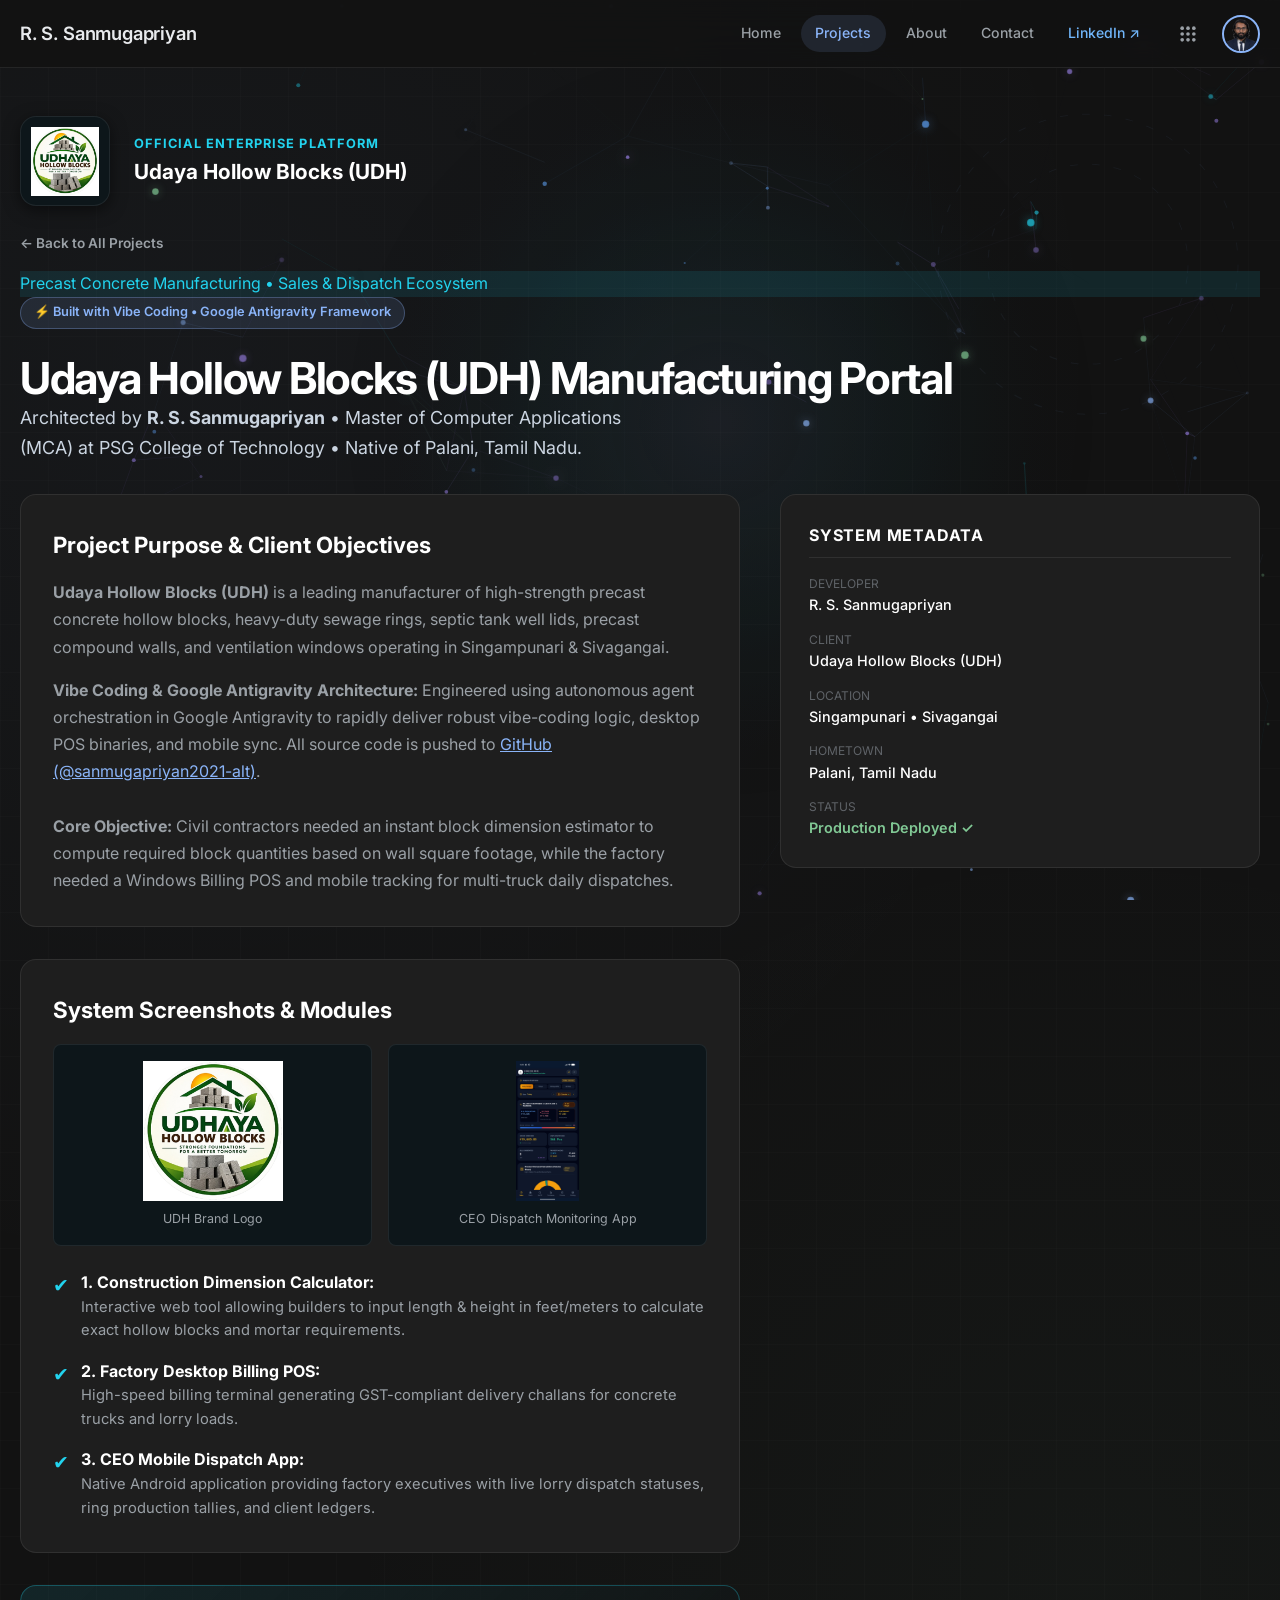
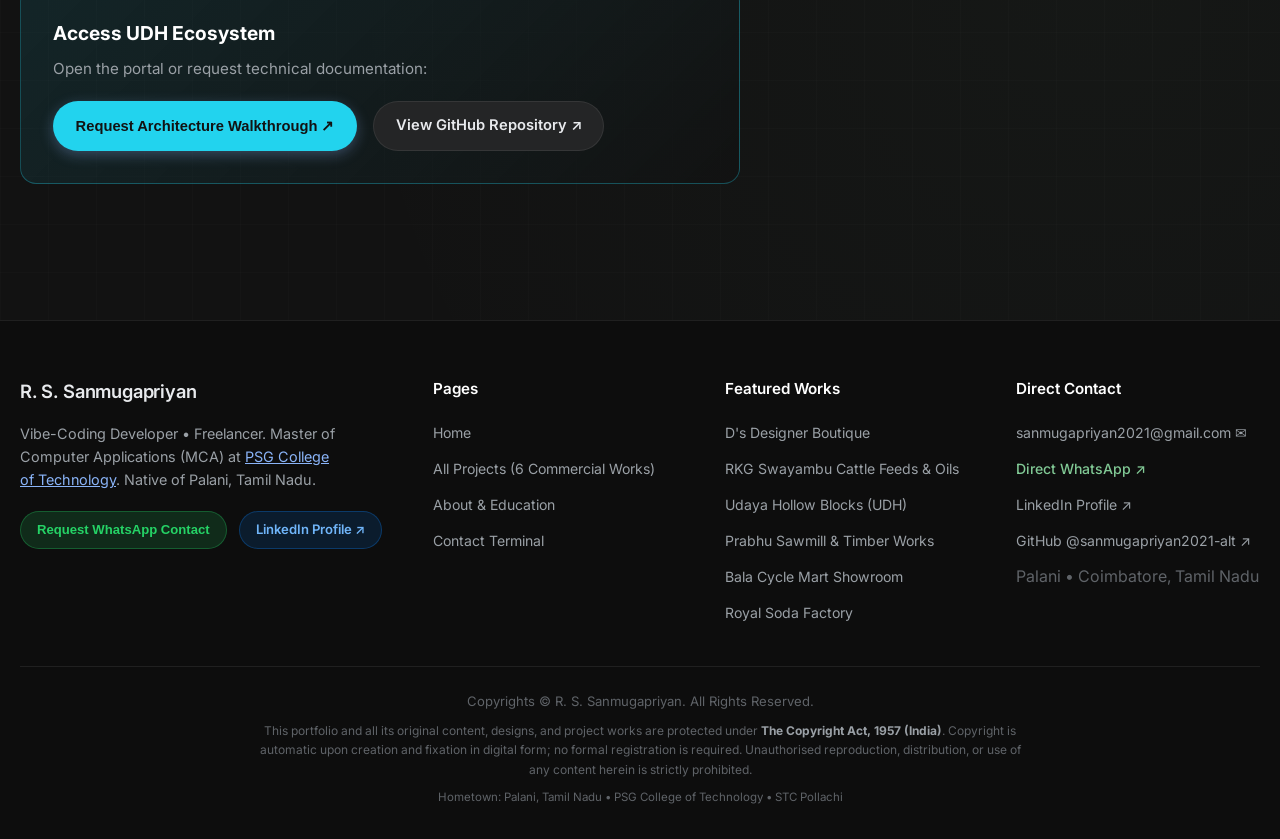
<file: project-udhaya-hollow-blocks.html>
<!DOCTYPE html>
<html lang="en">
<head>
  <meta charset="UTF-8">
  <meta name="viewport" content="width=device-width, initial-scale=1.0">
  <title>Udaya Hollow Blocks (UDH) | R. S. Sanmugapriyan</title>
  <link rel="preconnect" href="https://fonts.googleapis.com">
  <link rel="preconnect" href="https://fonts.gstatic.com" crossorigin>
  <link href="https://fonts.googleapis.com/css2?family=Google+Sans:wght@400;500;700&family=Inter:wght@300;400;500;600;700&family=JetBrains+Mono:wght@400;500;600&display=swap" rel="stylesheet">
  <link rel="stylesheet" href="css/style.css">
</head>
<body>

<canvas id="antigravityCanvas" class="g-antigravity-bg"></canvas>


<canvas id="antigravityCanvas" class="g-antigravity-bg"></canvas>

<header class="g-appbar">
  <div class="g-appbar-inner">
    <a href="index.html" class="g-brand">

      <span>R. S. Sanmugapriyan</span>
    </a>

    <div class="g-nav-actions">
      <nav class="g-nav-links">
        <a href="index.html" class="g-nav-link ">Home</a>
        <a href="projects.html" class="g-nav-link active">Projects</a>
        <a href="about.html" class="g-nav-link ">About</a>
        <a href="contact.html" class="g-nav-link ">Contact</a>
        <a href="https://www.linkedin.com/in/sanmugapriyan-sowndrapandian-443132261/" target="_blank" rel="noopener noreferrer" class="g-nav-link" style="color: #70b5f9;">LinkedIn ↗</a>
      </nav>

      <div style="position: relative;">
        <button class="g-waffle-btn" id="waffleBtn" aria-label="Apps Menu">
          <svg width="20" height="20" viewBox="0 0 24 24" fill="currentColor">
            <circle cx="5" cy="5" r="2.2"></circle><circle cx="12" cy="5" r="2.2"></circle><circle cx="19" cy="5" r="2.2"></circle>
            <circle cx="5" cy="12" r="2.2"></circle><circle cx="12" cy="12" r="2.2"></circle><circle cx="19" cy="12" r="2.2"></circle>
            <circle cx="5" cy="19" r="2.2"></circle><circle cx="12" cy="19" r="2.2"></circle><circle cx="19" cy="19" r="2.2"></circle>
          </svg>
        </button>

                <div class="g-waffle-menu" id="waffleMenu">
          <!-- 1. D's Designer -->
          <a href="project-dsdesigner.html" class="g-app-tile" title="D's Designer Couture">
            <div class="tile-icon" style="background: #1a0f12; border-color: rgba(255, 133, 149, 0.3);">
              <img src="assets/ds_designer_logo.png" alt="D's Designer Logo">
            </div>
            <span>D's Designer</span>
          </a>

          <!-- 2. RKG Swayambu -->
          <a href="project-rkg-swayambu.html" class="g-app-tile" title="RKG Swayambu POS & Mobile">
            <div class="tile-icon" style="background: #0e121a; border-color: rgba(138, 180, 248, 0.3);">
              <img src="assets/rkg_logo_circular.png" alt="RKG Swayambu Logo">
            </div>
            <span>RKG Feeds</span>
          </a>

          <!-- 3. Udhaya Hollow Blocks -->
          <a href="project-udhaya-hollow-blocks.html" class="g-app-tile" title="Udhaya Hollow Blocks Portal">
            <div class="tile-icon" style="background: #0d161a; border-color: rgba(34, 211, 238, 0.3);">
              <img src="assets/udh_logo.png" alt="Udhaya Hollow Blocks Logo">
            </div>
            <span>Udhaya Blocks</span>
          </a>

          <!-- 4. Prabhu Sawmill -->
          <a href="project-prabhu-samuel.html" class="g-app-tile" title="Prabhu Sawmill & Timber">
            <div class="tile-icon" style="background: #181410; border-color: rgba(192, 132, 252, 0.3);">
              <img src="assets/prabhu_logo.png" alt="Prabhu Sawmill Logo">
            </div>
            <span>Prabhu Sawmill</span>
          </a>

          <!-- 5. Bala Cycle Mart -->
          <a href="project-bala-cycle.html" class="g-app-tile" title="Bala Cycle Mart Showroom">
            <div class="tile-icon" style="background: #101813; border-color: rgba(129, 201, 149, 0.3);">
              <img src="assets/bala_cycle_logo.jpeg" alt="Bala Cycle Mart Logo">
            </div>
            <span>Bala Cycle</span>
          </a>

          <!-- 6. Royal Soda Factory -->
          <a href="project-royal-soda.html" class="g-app-tile" title="Royal Soda Factory Wholesale">
            <div class="tile-icon" style="background: #1f180d; border-color: rgba(253, 214, 99, 0.3);">
              <img src="assets/royal_soda_logo.png" alt="Royal Soda Logo">
            </div>
            <span>Royal Soda</span>
          </a>

          <!-- 7. All Projects Catalog -->
          <a href="projects.html" class="g-app-tile" title="Browse All Projects">
            <div class="tile-icon" style="background: rgba(138, 180, 248, 0.12); border-color: rgba(138, 180, 248, 0.35);">
              <svg width="22" height="22" viewBox="0 0 24 24" fill="#8ab4f8"><path d="M4 6H2v14c0 1.1.9 2 2 2h14v-2H4V6zm16-4H8c-1.1 0-2 .9-2 2v12c0 1.1.9 2 2 2h12c1.1 0 2-.9 2-2V4c0-1.1-.9-2-2-2zm0 14H8V4h12v12z"/></svg>
            </div>
            <span style="color: var(--g-blue); font-weight: 600;">All Projects</span>
          </a>

          <!-- 8. About & Qualifications -->
          <a href="about.html" class="g-app-tile" title="About & Education">
            <div class="tile-icon" style="background: rgba(129, 201, 149, 0.12); border-color: rgba(129, 201, 149, 0.35);">
              <svg width="22" height="22" viewBox="0 0 24 24" fill="#81c995"><path d="M12 2C6.48 2 2 6.48 2 12s4.48 10 10 10 10-4.48 10-10S17.52 2 12 2zm0 3c1.66 0 3 1.34 3 3s-1.34 3-3 3-3-1.34-3-3 1.34-3 3-3zm0 14.2c-2.5 0-4.71-1.28-6-3.22.03-1.99 4-3.08 6-3.08 1.99 0 5.97 1.09 6 3.08-1.29 1.94-3.5 3.22-6 3.22z"/></svg>
            </div>
            <span style="color: var(--g-green); font-weight: 600;">About</span>
          </a>

          <!-- 9. Contact Terminal -->
          <a href="contact.html" class="g-app-tile" title="Direct Contact">
            <div class="tile-icon" style="background: rgba(253, 214, 99, 0.12); border-color: rgba(253, 214, 99, 0.35);">
              <svg width="22" height="22" viewBox="0 0 24 24" fill="#fdd663"><path d="M20 4H4c-1.1 0-1.99.9-1.99 2L2 18c0 1.1.9 2 2 2h16c1.1 0 2-.9 2-2V6c0-1.1-.9-2-2-2zm0 4l-8 5-8-5V6l8 5 8-5v2z"/></svg>
            </div>
            <span style="color: var(--g-yellow); font-weight: 600;">Contact</span>
          </a>
        </div>
      </div>

      <a href="about.html" class="g-appbar-avatar" title="View R. S. Sanmugapriyan">
        <img src="assets/profile_nobg.png" alt="R. S. Sanmugapriyan Avatar">
      </a>
    </div>
  </div>
</header>

<article class="g-section" style="padding-top: 3rem;">
  <div style="margin-bottom: 2rem;">
    <div style="display: flex; align-items: center; gap: 1.5rem; margin-bottom: 1.5rem; flex-wrap: wrap;">
      <div style="width: 90px; height: 90px; border-radius: 16px; background: #0d161a; border: 1px solid var(--g-border); display: flex; align-items: center; justify-content: center; padding: 0.6rem; box-shadow: 0 4px 16px rgba(0,0,0,0.5);">
        <img src="assets/udh_logo.png" alt="Udhaya Hollow Blocks Logo" style="max-height: 100%; max-width: 100%; object-fit: contain;">
      </div>
      <div>
        <div style="color: var(--g-cyan); font-size: 0.8rem; font-weight: 700; letter-spacing: 0.08em; text-transform: uppercase;">Official Enterprise Platform</div>
        <div style="color: #fff; font-size: 1.3rem; font-weight: 700;">Udaya Hollow Blocks (UDH)</div>
      </div>
    </div>
    <a href="projects.html" class="g-link-btn" style="color: var(--g-text-secondary); margin-bottom: 1rem;">
      &larr; Back to All Projects
    </a>
    <div class="g-status-pill" style="color: var(--g-cyan); background: rgba(34, 211, 238, 0.1); border-color: rgba(34, 211, 238, 0.3);">
      <span>Precast Concrete Manufacturing &bull; Sales &amp; Dispatch Ecosystem</span>
    </div>
    <div style="display: inline-flex; align-items: center; gap: 0.5rem; background: rgba(138, 180, 248, 0.12); border: 1px solid rgba(138, 180, 248, 0.3); color: var(--g-blue); font-size: 0.8rem; font-weight: 600; padding: 0.3rem 0.8rem; border-radius: 9999px; margin-bottom: 0.75rem;">
      ⚡ Built with Vibe Coding &bull; Google Antigravity Framework
    </div>
    <h1 class="g-hero-title" style="font-size: 2.75rem; margin-top: 0.75rem;">
      Udaya Hollow Blocks (UDH) Manufacturing Portal
    </h1>
    <p class="g-hero-desc">
      Architected by <strong>R. S. Sanmugapriyan</strong> &bull; Master of Computer Applications (MCA) at PSG College of Technology &bull; Native of Palani, Tamil Nadu.
    </p>
  </div>

  <div style="display: grid; grid-template-columns: 1.8fr 1.2fr; gap: 2.5rem; align-items: start;">
    <div style="display: flex; flex-direction: column; gap: 2rem;">
      <!-- Purpose & Objectives -->
      <div class="g-card" style="padding: 2rem;">
        <h2 style="font-size: 1.4rem; color: #fff; margin-bottom: 1rem;">Project Purpose &amp; Client Objectives</h2>
        <p style="color: var(--g-text-secondary); line-height: 1.7; margin-bottom: 1rem;">
          <strong>Udaya Hollow Blocks (UDH)</strong> is a leading manufacturer of high-strength precast concrete hollow blocks, heavy-duty sewage rings, septic tank well lids, precast compound walls, and ventilation windows operating in Singampunari &amp; Sivagangai.
        </p>
        <p style="color: var(--g-text-secondary); line-height: 1.7;">
          <strong>Vibe Coding &amp; Google Antigravity Architecture:</strong> Engineered using autonomous agent orchestration in Google Antigravity to rapidly deliver robust vibe-coding logic, desktop POS binaries, and mobile sync. All source code is pushed to <a href="https://github.com/sanmugapriyan2021-alt" target="_blank" rel="noopener noreferrer" style="color: var(--g-blue); text-decoration: underline;">GitHub (@sanmugapriyan2021-alt)</a>.<br><br><strong>Core Objective:</strong> Civil contractors needed an instant block dimension estimator to compute required block quantities based on wall square footage, while the factory needed a Windows Billing POS and mobile tracking for multi-truck daily dispatches.
        </p>
      </div>

      <!-- Real Screenshots Showcase -->
      <div class="g-card" style="padding: 2rem;">
        <h2 style="font-size: 1.4rem; color: #fff; margin-bottom: 1rem;">System Screenshots &amp; Modules</h2>
        <div style="display: grid; grid-template-columns: 1fr 1fr; gap: 1rem; margin-bottom: 1.5rem;">
          <div style="background: #0d161a; border: 1px solid var(--g-border); border-radius: 8px; padding: 1rem; text-align: center;">
            <img src="assets/udh_logo.png" alt="UDH Official Brand Logo" style="max-height: 140px; margin: 0 auto; object-fit: contain;">
            <div style="color: var(--g-text-secondary); font-size: 0.78rem; margin-top: 0.5rem;">UDH Brand Logo</div>
          </div>
          <div style="background: #0d161a; border: 1px solid var(--g-border); border-radius: 8px; padding: 1rem; text-align: center;">
            <img src="assets/uhb_screenshot1.png" alt="UDH CEO Android App" style="max-height: 140px; margin: 0 auto; object-fit: contain;">
            <div style="color: var(--g-text-secondary); font-size: 0.78rem; margin-top: 0.5rem;">CEO Dispatch Monitoring App</div>
          </div>
        </div>

        <ul style="list-style: none; display: flex; flex-direction: column; gap: 1rem;">
          <li style="display: flex; gap: 0.75rem;">
            <span style="color: var(--g-cyan); font-size: 1.2rem;">&#10004;</span>
            <div>
              <strong style="color: #fff;">1. Construction Dimension Calculator:</strong>
              <p style="color: var(--g-text-secondary); font-size: 0.92rem;">Interactive web tool allowing builders to input length & height in feet/meters to calculate exact hollow blocks and mortar requirements.</p>
            </div>
          </li>
          <li style="display: flex; gap: 0.75rem;">
            <span style="color: var(--g-cyan); font-size: 1.2rem;">&#10004;</span>
            <div>
              <strong style="color: #fff;">2. Factory Desktop Billing POS:</strong>
              <p style="color: var(--g-text-secondary); font-size: 0.92rem;">High-speed billing terminal generating GST-compliant delivery challans for concrete trucks and lorry loads.</p>
            </div>
          </li>
          <li style="display: flex; gap: 0.75rem;">
            <span style="color: var(--g-cyan); font-size: 1.2rem;">&#10004;</span>
            <div>
              <strong style="color: #fff;">3. CEO Mobile Dispatch App:</strong>
              <p style="color: var(--g-text-secondary); font-size: 0.92rem;">Native Android application providing factory executives with live lorry dispatch statuses, ring production tallies, and client ledgers.</p>
            </div>
          </li>
        </ul>
      </div>

      <!-- Action Button opening in new page -->
      <div class="g-card" style="padding: 2rem; background: linear-gradient(135deg, rgba(34, 211, 238, 0.1), rgba(18, 18, 18, 0.9)); border-color: rgba(34, 211, 238, 0.3);">
        <h3 style="color: #fff; font-size: 1.2rem; margin-bottom: 0.5rem;">Access UDH Ecosystem</h3>
        <p style="color: var(--g-text-secondary); font-size: 0.95rem; margin-bottom: 1.25rem;">
          Open the portal or request technical documentation:
        </p>
        <div style="display: flex; gap: 1rem; flex-wrap: wrap;">
          <button class="g-btn g-btn-primary trigger-wa-access" style="background: var(--g-cyan); color: #121212;">
            Request Architecture Walkthrough ↗
          </button>
          <a href="https://github.com/sanmugapriyan2021-alt" target="_blank" rel="noopener noreferrer" class="g-btn g-btn-tonal">
            View GitHub Repository ↗
          </a>
        </div>
      </div>
    </div>

    <!-- Sidebar Specs -->
    <div style="display: flex; flex-direction: column; gap: 1.5rem;">
      <div class="g-card" style="padding: 1.75rem;">
        <h3 style="font-size: 1rem; color: #fff; margin-bottom: 1rem; text-transform: uppercase; letter-spacing: 0.05em; border-bottom: 1px solid var(--g-border); padding-bottom: 0.5rem;">
          System Metadata
        </h3>
        <div style="display: flex; flex-direction: column; gap: 0.85rem; font-size: 0.9rem;">
          <div>
            <div style="color: var(--g-text-tertiary); font-size: 0.75rem;">DEVELOPER</div>
            <div style="color: #fff; font-weight: 500;">R. S. Sanmugapriyan</div>
          </div>
          <div>
            <div style="color: var(--g-text-tertiary); font-size: 0.75rem;">CLIENT</div>
            <div style="color: #fff; font-weight: 500;">Udaya Hollow Blocks (UDH)</div>
          </div>
          <div>
            <div style="color: var(--g-text-tertiary); font-size: 0.75rem;">LOCATION</div>
            <div style="color: #fff; font-weight: 500;">Singampunari &bull; Sivagangai</div>
          </div>
          <div>
            <div style="color: var(--g-text-tertiary); font-size: 0.75rem;">HOMETOWN</div>
            <div style="color: #fff; font-weight: 500;">Palani, Tamil Nadu</div>
          </div>
          <div>
            <div style="color: var(--g-text-tertiary); font-size: 0.75rem;">STATUS</div>
            <div style="color: var(--g-green); font-weight: 600;">Production Deployed &#10003;</div>
          </div>
        </div>
      </div>
    </div>
  </div>
</article>

<footer class="g-footer">
  <div class="g-footer-inner">
    <div class="g-footer-col">
      <div class="g-brand" style="margin-bottom: 1rem;">
        
        <span>R. S. Sanmugapriyan</span>
      </div>
      <p style="color: var(--g-text-secondary); font-size: 0.9rem; line-height: 1.6; max-width: 320px;">
        Vibe-Coding Developer &bull; Freelancer. Master of Computer Applications (MCA) at <a href="https://www.psgtech.edu/" target="_blank" rel="noopener noreferrer" style="color: var(--g-blue); text-decoration: underline;">PSG College of Technology</a>. Native of Palani, Tamil Nadu.
      </p>
      <div style="margin-top: 1.25rem; display: flex; gap: 0.75rem; flex-wrap: wrap;">
        <button class="g-btn g-btn-whatsapp trigger-wa-access" href="https://wa.me/918438539264?text=Hello%20R.%20S.%20Sanmugapriyan%2C%20I%20visited%20your%20portfolio%20and%20would%20like%20to%20connect%20on%20WhatsApp." target="_blank" rel="noopener noreferrer" style="padding: 0.45rem 1rem; font-size: 0.82rem;">
          Request WhatsApp Contact
        </button>
        <a href="https://www.linkedin.com/in/sanmugapriyan-sowndrapandian-443132261/" target="_blank" rel="noopener noreferrer" class="g-btn g-btn-linkedin" style="padding: 0.45rem 1rem; font-size: 0.82rem;">
          LinkedIn Profile ↗
        </a>
      </div>
    </div>

    <div class="g-footer-col">
      <h4>Pages</h4>
      <ul class="g-footer-links">
        <li><a href="index.html">Home</a></li>
        <li><a href="projects.html">All Projects (6 Commercial Works)</a></li>
        <li><a href="about.html">About & Education</a></li>
        <li><a href="contact.html">Contact Terminal</a></li>
      </ul>
    </div>

    <div class="g-footer-col">
      <h4>Featured Works</h4>
      <ul class="g-footer-links">
        <li><a href="project-dsdesigner.html">D's Designer Boutique</a></li>
        <li><a href="project-rkg-swayambu.html">RKG Swayambu Cattle Feeds & Oils</a></li>
        <li><a href="project-udhaya-hollow-blocks.html">Udaya Hollow Blocks (UDH)</a></li>
        <li><a href="project-prabhu-samuel.html">Prabhu Sawmill & Timber Works</a></li>
        <li><a href="project-bala-cycle.html">Bala Cycle Mart Showroom</a></li>
        <li><a href="project-royal-soda.html">Royal Soda Factory</a></li>
      </ul>
    </div>

    <div class="g-footer-col">
      <h4>Direct Contact</h4>
      <ul class="g-footer-links">
        <li><a href="mailto:sanmugapriyan2021@gmail.com?subject=Project%20Inquiry%20-%20R.%20S.%20Sanmugapriyan&body=Hello%20Sanmugapriyan%2C%0A%0AI%20explored%20your%20portfolio%20and%20would%20like%20to%20connect%20regarding%20a%20project%20inquiry.%0A%0ABest%20regards%2C">sanmugapriyan2021@gmail.com ✉</a></li>
        <li><a href="https://wa.me/918438539264?text=Hello%20R.%20S.%20Sanmugapriyan%2C%20I%20visited%20your%20portfolio%20and%20would%20like%20to%20connect%20with%20you%20on%20WhatsApp." target="_blank" rel="noopener noreferrer" style="color: var(--g-green); font-weight: 500;">Direct WhatsApp ↗</a></li>
        <li><a href="https://www.linkedin.com/in/sanmugapriyan-sowndrapandian-443132261/" target="_blank" rel="noopener noreferrer">LinkedIn Profile ↗</a></li>
        <li><a href="https://github.com/sanmugapriyan2021-alt" target="_blank" rel="noopener noreferrer">GitHub @sanmugapriyan2021-alt ↗</a></li>
        <li><span style="color: var(--g-text-tertiary);">Palani &bull; Coimbatore, Tamil Nadu</span></li>
      </ul>
    </div>
  </div>

  <div class="g-footer-bottom" style="flex-direction: column; gap: 0.6rem; text-align: center;">
    <span>Copyrights &copy; R. S. Sanmugapriyan. All Rights Reserved.</span>
    <span style="font-size: 0.75rem; color: var(--g-text-tertiary); max-width: 780px; line-height: 1.6;">
      This portfolio and all its original content, designs, and project works are protected under
      <strong style="color: var(--g-text-secondary);">The Copyright Act, 1957 (India)</strong>.
      Copyright is automatic upon creation and fixation in digital form; no formal registration is required.
      Unauthorised reproduction, distribution, or use of any content herein is strictly prohibited.
    </span>
    <span style="font-size: 0.72rem; color: var(--g-text-tertiary);">Hometown: Palani, Tamil Nadu &bull; PSG College of Technology &bull; STC Pollachi</span>
  </div>
</footer>



<script src="js/main.js"></script>

<!-- MOBILE BOTTOM NAVIGATION DOCK (VISIBLE ON MOBILE VIEW) -->
<nav class="g-mobile-bottom-nav" aria-label="Mobile Navigation">
  <a href="index.html" class="g-mobile-tab ">
    <svg viewBox="0 0 24 24"><path d="M10 20v-6h4v6h5v-8h3L12 3 2 12h3v8z"/></svg>
    <span>Home</span>
  </a>
  <a href="projects.html" class="g-mobile-tab active">
    <svg viewBox="0 0 24 24"><path d="M4 6H2v14c0 1.1.9 2 2 2h14v-2H4V6zm16-4H8c-1.1 0-2 .9-2 2v12c0 1.1.9 2 2 2h12c1.1 0 2-.9 2-2V4c0-1.1-.9-2-2-2zm0 14H8V4h12v12z"/></svg>
    <span>Projects</span>
  </a>
  <a href="about.html" class="g-mobile-tab ">
    <svg viewBox="0 0 24 24"><path d="M12 2C6.48 2 2 6.48 2 12s4.48 10 10 10 10-4.48 10-10S17.52 2 12 2zm0 3c1.66 0 3 1.34 3 3s-1.34 3-3 3-3-1.34-3-3 1.34-3 3-3zm0 14.2c-2.5 0-4.71-1.28-6-3.22.03-1.99 4-3.08 6-3.08 1.99 0 5.97 1.09 6 3.08-1.29 1.94-3.5 3.22-6 3.22z"/></svg>
    <span>About</span>
  </a>
  <a href="contact.html" class="g-mobile-tab ">
    <svg viewBox="0 0 24 24"><path d="M20 4H4c-1.1 0-1.99.9-1.99 2L2 18c0 1.1.9 2 2 2h16c1.1 0 2-.9 2-2V6c0-1.1-.9-2-2-2zm0 4l-8 5-8-5V6l8 5 8-5v2z"/></svg>
    <span>Contact</span>
  </a>
</nav>
</body>
</html>
</file>
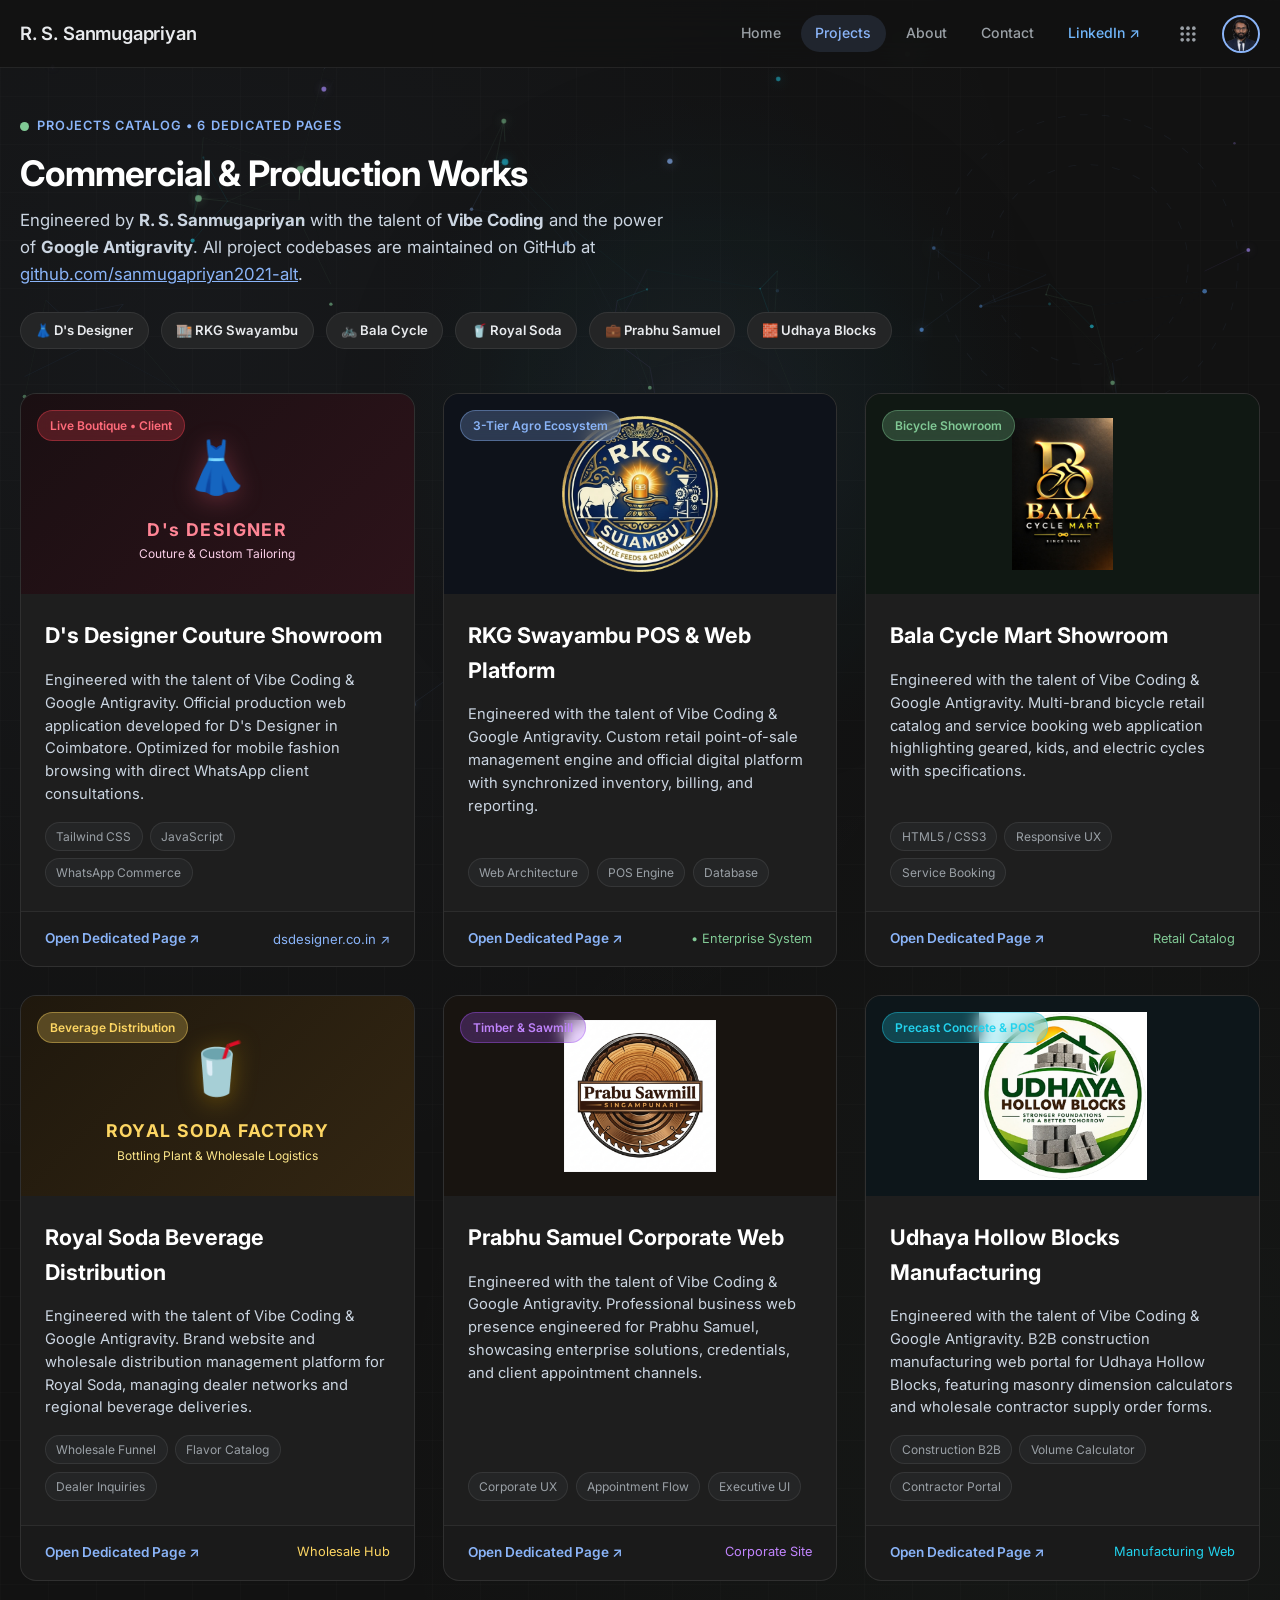
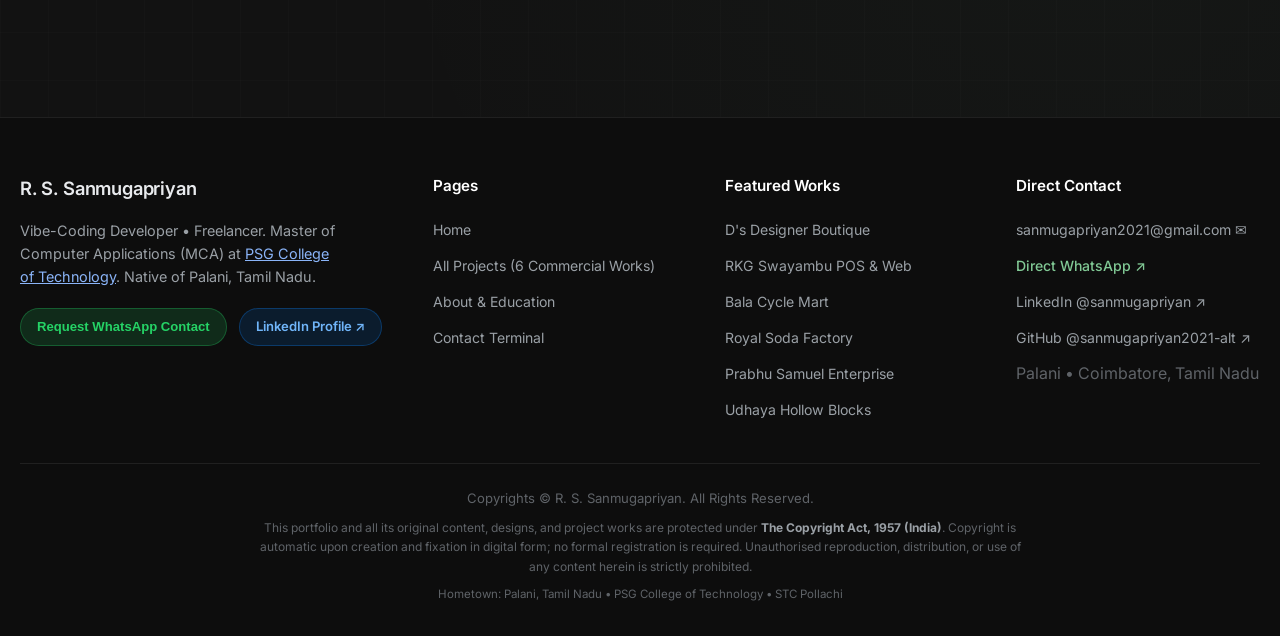
<file: projects.html>
<!DOCTYPE html>
<html lang="en">
<head>
  <meta charset="UTF-8">
  <meta name="viewport" content="width=device-width, initial-scale=1.0">
  <title>Projects Catalog | R. S. Sanmugapriyan</title>
  <link rel="preconnect" href="https://fonts.googleapis.com">
  <link rel="preconnect" href="https://fonts.gstatic.com" crossorigin>
  <link href="https://fonts.googleapis.com/css2?family=Google+Sans:wght@400;500;700&family=Inter:wght@300;400;500;600;700&family=JetBrains+Mono:wght@400;500;600&display=swap" rel="stylesheet">
  <link rel="stylesheet" href="css/style.css">
</head>
<body>

<canvas id="antigravityCanvas" class="g-antigravity-bg"></canvas>


<canvas id="antigravityCanvas" class="g-antigravity-bg"></canvas>

<header class="g-appbar">
  <div class="g-appbar-inner">
    <a href="index.html" class="g-brand">

      <span>R. S. Sanmugapriyan</span>
    </a>

    <div class="g-nav-actions">
      <nav class="g-nav-links">
        <a href="index.html" class="g-nav-link ">Home</a>
        <a href="projects.html" class="g-nav-link active">Projects</a>
        <a href="about.html" class="g-nav-link ">About</a>
        <a href="contact.html" class="g-nav-link ">Contact</a>
        <a href="https://www.linkedin.com/in/sanmugapriyan-sowndrapandian-443132261/" target="_blank" class="g-nav-link" style="color: #70b5f9;">LinkedIn ↗</a>
      </nav>

      <div style="position: relative;">
        <button class="g-waffle-btn" id="waffleBtn" aria-label="Apps Menu">
          <svg width="20" height="20" viewBox="0 0 24 24" fill="currentColor">
            <circle cx="5" cy="5" r="2.2"></circle><circle cx="12" cy="5" r="2.2"></circle><circle cx="19" cy="5" r="2.2"></circle>
            <circle cx="5" cy="12" r="2.2"></circle><circle cx="12" cy="12" r="2.2"></circle><circle cx="19" cy="12" r="2.2"></circle>
            <circle cx="5" cy="19" r="2.2"></circle><circle cx="12" cy="19" r="2.2"></circle><circle cx="19" cy="19" r="2.2"></circle>
          </svg>
        </button>

                <div class="g-waffle-menu" id="waffleMenu">
          <!-- 1. D's Designer -->
          <a href="project-dsdesigner.html" class="g-app-tile" title="D's Designer Couture">
            <div class="tile-icon" style="background: #1a0f12; border-color: rgba(255, 133, 149, 0.3);">
              <img src="assets/ds_designer_logo.png" alt="D's Designer Logo">
            </div>
            <span>D's Designer</span>
          </a>

          <!-- 2. RKG Swayambu -->
          <a href="project-rkg-swayambu.html" class="g-app-tile" title="RKG Swayambu POS & Mobile">
            <div class="tile-icon" style="background: #0e121a; border-color: rgba(138, 180, 248, 0.3);">
              <img src="assets/rkg_logo_circular.png" alt="RKG Swayambu Logo">
            </div>
            <span>RKG Feeds</span>
          </a>

          <!-- 3. Udhaya Hollow Blocks -->
          <a href="project-udhaya-hollow-blocks.html" class="g-app-tile" title="Udhaya Hollow Blocks Portal">
            <div class="tile-icon" style="background: #0d161a; border-color: rgba(34, 211, 238, 0.3);">
              <img src="assets/udh_logo.png" alt="Udhaya Hollow Blocks Logo">
            </div>
            <span>Udhaya Blocks</span>
          </a>

          <!-- 4. Prabhu Sawmill -->
          <a href="project-prabhu-samuel.html" class="g-app-tile" title="Prabhu Sawmill & Timber">
            <div class="tile-icon" style="background: #181410; border-color: rgba(192, 132, 252, 0.3);">
              <img src="assets/prabhu_logo.png" alt="Prabhu Sawmill Logo">
            </div>
            <span>Prabhu Sawmill</span>
          </a>

          <!-- 5. Bala Cycle Mart -->
          <a href="project-bala-cycle.html" class="g-app-tile" title="Bala Cycle Mart Showroom">
            <div class="tile-icon" style="background: #101813; border-color: rgba(129, 201, 149, 0.3);">
              <img src="assets/bala_cycle_logo.jpeg" alt="Bala Cycle Mart Logo">
            </div>
            <span>Bala Cycle</span>
          </a>

          <!-- 6. Royal Soda Factory -->
          <a href="project-royal-soda.html" class="g-app-tile" title="Royal Soda Factory Wholesale">
            <div class="tile-icon" style="background: #1f180d; border-color: rgba(253, 214, 99, 0.3);">
              <img src="assets/royal_soda_logo.png" alt="Royal Soda Logo">
            </div>
            <span>Royal Soda</span>
          </a>

          <!-- 7. All Projects Catalog -->
          <a href="projects.html" class="g-app-tile" title="Browse All Projects">
            <div class="tile-icon" style="background: rgba(138, 180, 248, 0.12); border-color: rgba(138, 180, 248, 0.35);">
              <svg width="22" height="22" viewBox="0 0 24 24" fill="#8ab4f8"><path d="M4 6H2v14c0 1.1.9 2 2 2h14v-2H4V6zm16-4H8c-1.1 0-2 .9-2 2v12c0 1.1.9 2 2 2h12c1.1 0 2-.9 2-2V4c0-1.1-.9-2-2-2zm0 14H8V4h12v12z"/></svg>
            </div>
            <span style="color: var(--g-blue); font-weight: 600;">All Projects</span>
          </a>

          <!-- 8. About & Qualifications -->
          <a href="about.html" class="g-app-tile" title="About & Education">
            <div class="tile-icon" style="background: rgba(129, 201, 149, 0.12); border-color: rgba(129, 201, 149, 0.35);">
              <svg width="22" height="22" viewBox="0 0 24 24" fill="#81c995"><path d="M12 2C6.48 2 2 6.48 2 12s4.48 10 10 10 10-4.48 10-10S17.52 2 12 2zm0 3c1.66 0 3 1.34 3 3s-1.34 3-3 3-3-1.34-3-3 1.34-3 3-3zm0 14.2c-2.5 0-4.71-1.28-6-3.22.03-1.99 4-3.08 6-3.08 1.99 0 5.97 1.09 6 3.08-1.29 1.94-3.5 3.22-6 3.22z"/></svg>
            </div>
            <span style="color: var(--g-green); font-weight: 600;">About</span>
          </a>

          <!-- 9. Contact Terminal -->
          <a href="contact.html" class="g-app-tile" title="Direct Contact">
            <div class="tile-icon" style="background: rgba(253, 214, 99, 0.12); border-color: rgba(253, 214, 99, 0.35);">
              <svg width="22" height="22" viewBox="0 0 24 24" fill="#fdd663"><path d="M20 4H4c-1.1 0-1.99.9-1.99 2L2 18c0 1.1.9 2 2 2h16c1.1 0 2-.9 2-2V6c0-1.1-.9-2-2-2zm0 4l-8 5-8-5V6l8 5 8-5v2z"/></svg>
            </div>
            <span style="color: var(--g-yellow); font-weight: 600;">Contact</span>
          </a>
        </div>
      </div>

      <a href="about.html" class="g-appbar-avatar" title="View R. S. Sanmugapriyan">
        <img src="assets/profile_nobg.png" alt="R. S. Sanmugapriyan Avatar">
      </a>
    </div>
  </div>
</header>

<section class="g-section" style="padding-top: 3rem;">
  <div class="g-section-header">
    <div class="g-section-pill">
      <span class="g-dot g"></span>
      <span>Projects Catalog &bull; 6 Dedicated Pages</span>
    </div>
    <h1 class="g-section-title">Commercial &amp; Production Works</h1>
    <p class="g-section-subtitle">
      Engineered by <strong>R. S. Sanmugapriyan</strong> with the talent of <strong>Vibe Coding</strong> and the power of <strong>Google Antigravity</strong>. All project codebases are maintained on GitHub at <a href="https://github.com/sanmugapriyan2021-alt" target="_blank" rel="noopener noreferrer" style="color: var(--g-blue); text-decoration: underline;">github.com/sanmugapriyan2021-alt</a>.
    </p>

    <div style="margin-top: 1.5rem; display: flex; gap: 0.75rem; flex-wrap: wrap;">
      <a href="project-dsdesigner.html" class="g-btn g-btn-tonal" style="font-size: 0.82rem; padding: 0.45rem 0.9rem;">👗 D's Designer</a>
      <a href="project-rkg-swayambu.html" class="g-btn g-btn-tonal" style="font-size: 0.82rem; padding: 0.45rem 0.9rem;">🏬 RKG Swayambu</a>
      <a href="project-bala-cycle.html" class="g-btn g-btn-tonal" style="font-size: 0.82rem; padding: 0.45rem 0.9rem;">🚲 Bala Cycle</a>
      <a href="project-royal-soda.html" class="g-btn g-btn-tonal" style="font-size: 0.82rem; padding: 0.45rem 0.9rem;">🥤 Royal Soda</a>
      <a href="project-prabhu-samuel.html" class="g-btn g-btn-tonal" style="font-size: 0.82rem; padding: 0.45rem 0.9rem;">💼 Prabhu Samuel</a>
      <a href="project-udhaya-hollow-blocks.html" class="g-btn g-btn-tonal" style="font-size: 0.82rem; padding: 0.45rem 0.9rem;">🧱 Udhaya Blocks</a>
    </div>
  </div>

  <div class="g-projects-grid">
    <!-- Card 1: D's Designer -->
    <div class="g-card">
      <div class="g-card-media" style="background: linear-gradient(135deg, #1a0f12, #2d131a); padding: 1.5rem;">
        <span class="g-card-tag client">Live Boutique &bull; Client</span>
        <div style="display:flex; flex-direction:column; align-items:center; justify-content:center; height:100%;">
          <div style="font-size: 3.2rem; filter: drop-shadow(0 4px 12px rgba(255,107,133,0.3));">👗</div>
          <span style="font-weight:700; color:#ff8595; letter-spacing:0.08em; font-size:1.1rem; margin-top:0.5rem;">D's DESIGNER</span>
          <span style="font-size:0.75rem; color:#fbcfe8;">Couture & Custom Tailoring</span>
        </div>
      </div>
      <div class="g-card-body">
        <h2 class="g-card-title">D's Designer Couture Showroom</h2>
        <p class="g-card-desc">
          Engineered with the talent of Vibe Coding & Google Antigravity. Official production web application developed for D's Designer in Coimbatore. Optimized for mobile fashion browsing with direct WhatsApp client consultations.
        </p>
        <div class="g-tech-chips">
          <span class="g-chip">Tailwind CSS</span>
          <span class="g-chip">JavaScript</span>
          <span class="g-chip">WhatsApp Commerce</span>
        </div>
      </div>
      <div class="g-card-footer">
        <a href="project-dsdesigner.html" target="_blank" rel="noopener noreferrer" class="g-link-btn">Open Dedicated Page ↗</a>
        <a href="https://dsdesigner.co.in" target="_blank" rel="noopener noreferrer" style="font-size: 0.82rem; color: var(--g-blue);">dsdesigner.co.in ↗</a>
      </div>
    </div>

    <!-- Card 2: RKG Swayambu -->
    <div class="g-card">
      <div class="g-card-media" style="background: #0e121a; padding: 1rem;">
        <span class="g-card-tag pos">3-Tier Agro Ecosystem</span>
        <img src="assets/rkg_logo_circular.png" alt="RKG Swayambu Official Logo" style="height: 100%; width: 100%; object-fit: contain;">
      </div>
      <div class="g-card-body">
        <h2 class="g-card-title">RKG Swayambu POS &amp; Web Platform</h2>
        <p class="g-card-desc">
          Engineered with the talent of Vibe Coding & Google Antigravity. Custom retail point-of-sale management engine and official digital platform with synchronized inventory, billing, and reporting.
        </p>
        <div class="g-tech-chips">
          <span class="g-chip">Web Architecture</span>
          <span class="g-chip">POS Engine</span>
          <span class="g-chip">Database</span>
        </div>
      </div>
      <div class="g-card-footer">
        <a href="project-rkg-swayambu.html" target="_blank" rel="noopener noreferrer" class="g-link-btn">Open Dedicated Page ↗</a>
        <span style="font-size: 0.8rem; color: var(--g-green);">&bull; Enterprise System</span>
      </div>
    </div>

    <!-- Card 3: Bala Cycle Mart -->
    <div class="g-card">
      <div class="g-card-media" style="background: #101813; padding: 1.5rem;">
        <span class="g-card-tag retail">Bicycle Showroom</span>
        <img src="assets/bala_cycle_logo.jpeg" alt="Bala Cycle Mart Logo" style="height: 100%; width: 100%; object-fit: contain; border-radius: 8px;">
      </div>
      <div class="g-card-body">
        <h2 class="g-card-title">Bala Cycle Mart Showroom</h2>
        <p class="g-card-desc">
          Engineered with the talent of Vibe Coding & Google Antigravity. Multi-brand bicycle retail catalog and service booking web application highlighting geared, kids, and electric cycles with specifications.
        </p>
        <div class="g-tech-chips">
          <span class="g-chip">HTML5 / CSS3</span>
          <span class="g-chip">Responsive UX</span>
          <span class="g-chip">Service Booking</span>
        </div>
      </div>
      <div class="g-card-footer">
        <a href="project-bala-cycle.html" target="_blank" rel="noopener noreferrer" class="g-link-btn">Open Dedicated Page ↗</a>
        <span style="font-size: 0.8rem; color: var(--g-green);">Retail Catalog</span>
      </div>
    </div>

    <!-- Card 4: Royal Soda -->
    <div class="g-card">
      <div class="g-card-media" style="background: linear-gradient(135deg, #1f180d, #332612); padding: 1.5rem;">
        <span class="g-card-tag beverage">Beverage Distribution</span>
        <div style="display:flex; flex-direction:column; align-items:center; justify-content:center; height:100%;">
          <div style="font-size: 3.2rem; filter: drop-shadow(0 4px 12px rgba(251,188,4,0.3));">🥤</div>
          <span style="font-weight:700; color:var(--g-yellow); letter-spacing:0.08em; font-size:1.1rem; margin-top:0.5rem;">ROYAL SODA FACTORY</span>
          <span style="font-size:0.75rem; color:#fde68a;">Bottling Plant & Wholesale Logistics</span>
        </div>
      </div>
      <div class="g-card-body">
        <h2 class="g-card-title">Royal Soda Beverage Distribution</h2>
        <p class="g-card-desc">
          Engineered with the talent of Vibe Coding & Google Antigravity. Brand website and wholesale distribution management platform for Royal Soda, managing dealer networks and regional beverage deliveries.
        </p>
        <div class="g-tech-chips">
          <span class="g-chip">Wholesale Funnel</span>
          <span class="g-chip">Flavor Catalog</span>
          <span class="g-chip">Dealer Inquiries</span>
        </div>
      </div>
      <div class="g-card-footer">
        <a href="project-royal-soda.html" target="_blank" rel="noopener noreferrer" class="g-link-btn">Open Dedicated Page ↗</a>
        <span style="font-size: 0.8rem; color: var(--g-yellow);">Wholesale Hub</span>
      </div>
    </div>

    <!-- Card 5: Prabhu Samuel -->
    <div class="g-card">
      <div class="g-card-media" style="background: #181410; padding: 1.5rem;">
        <span class="g-card-tag corp">Timber &amp; Sawmill</span>
        <img src="assets/prabhu_logo.png" alt="Prabhu Sawmill Logo" style="height: 100%; width: 100%; object-fit: contain;">
      </div>
      <div class="g-card-body">
        <h2 class="g-card-title">Prabhu Samuel Corporate Web</h2>
        <p class="g-card-desc">
          Engineered with the talent of Vibe Coding & Google Antigravity. Professional business web presence engineered for Prabhu Samuel, showcasing enterprise solutions, credentials, and client appointment channels.
        </p>
        <div class="g-tech-chips">
          <span class="g-chip">Corporate UX</span>
          <span class="g-chip">Appointment Flow</span>
          <span class="g-chip">Executive UI</span>
        </div>
      </div>
      <div class="g-card-footer">
        <a href="project-prabhu-samuel.html" target="_blank" rel="noopener noreferrer" class="g-link-btn">Open Dedicated Page ↗</a>
        <span style="font-size: 0.8rem; color: #c084fc;">Corporate Site</span>
      </div>
    </div>

    <!-- Card 6: Udhaya Hollow Blocks -->
    <div class="g-card">
      <div class="g-card-media" style="background: #0d161a; padding: 1rem;">
        <span class="g-card-tag const">Precast Concrete &amp; POS</span>
        <img src="assets/udh_logo.png" alt="Udhaya Hollow Blocks Official Logo" style="height: 100%; width: 100%; object-fit: contain;">
      </div>
      <div class="g-card-body">
        <h2 class="g-card-title">Udhaya Hollow Blocks Manufacturing</h2>
        <p class="g-card-desc">
          Engineered with the talent of Vibe Coding & Google Antigravity. B2B construction manufacturing web portal for Udhaya Hollow Blocks, featuring masonry dimension calculators and wholesale contractor supply order forms.
        </p>
        <div class="g-tech-chips">
          <span class="g-chip">Construction B2B</span>
          <span class="g-chip">Volume Calculator</span>
          <span class="g-chip">Contractor Portal</span>
        </div>
      </div>
      <div class="g-card-footer">
        <a href="project-udhaya-hollow-blocks.html" target="_blank" rel="noopener noreferrer" class="g-link-btn">Open Dedicated Page ↗</a>
        <span style="font-size: 0.8rem; color: var(--g-cyan);">Manufacturing Web</span>
      </div>
    </div>
  </div>
</section>

<footer class="g-footer">
  <div class="g-footer-inner">
    <div class="g-footer-col">
      <div class="g-brand" style="margin-bottom: 1rem;">
        
        <span>R. S. Sanmugapriyan</span>
      </div>
      <p style="color: var(--g-text-secondary); font-size: 0.9rem; line-height: 1.6; max-width: 320px;">
        Vibe-Coding Developer &bull; Freelancer. Master of Computer Applications (MCA) at <a href="https://www.psgtech.edu/" target="_blank" style="color: var(--g-blue); text-decoration: underline;">PSG College of Technology</a>. Native of Palani, Tamil Nadu.
      </p>
      <div style="margin-top: 1.25rem; display: flex; gap: 0.75rem; flex-wrap: wrap;">
        <button class="g-btn g-btn-whatsapp trigger-wa-access" href="https://wa.me/918438539264?text=Hello%20R.%20S.%20Sanmugapriyan%2C%20I%20visited%20your%20portfolio%20and%20would%20like%20to%20connect%20on%20WhatsApp." target="_blank" rel="noopener noreferrer" style="padding: 0.45rem 1rem; font-size: 0.82rem;">
          Request WhatsApp Contact
        </button>
        <a href="https://www.linkedin.com/in/sanmugapriyan-sowndrapandian-443132261/" target="_blank" class="g-btn g-btn-linkedin" style="padding: 0.45rem 1rem; font-size: 0.82rem;">
          LinkedIn Profile ↗
        </a>
      </div>
    </div>

    <div class="g-footer-col">
      <h4>Pages</h4>
      <ul class="g-footer-links">
        <li><a href="index.html">Home</a></li>
        <li><a href="projects.html">All Projects (6 Commercial Works)</a></li>
        <li><a href="about.html">About & Education</a></li>
        <li><a href="contact.html">Contact Terminal</a></li>
      </ul>
    </div>

    <div class="g-footer-col">
      <h4>Featured Works</h4>
      <ul class="g-footer-links">
        <li><a href="project-dsdesigner.html">D's Designer Boutique</a></li>
        <li><a href="project-rkg-swayambu.html">RKG Swayambu POS & Web</a></li>
        <li><a href="project-bala-cycle.html">Bala Cycle Mart</a></li>
        <li><a href="project-royal-soda.html">Royal Soda Factory</a></li>
        <li><a href="project-prabhu-samuel.html">Prabhu Samuel Enterprise</a></li>
        <li><a href="project-udhaya-hollow-blocks.html">Udhaya Hollow Blocks</a></li>
      </ul>
    </div>

    <div class="g-footer-col">
      <h4>Direct Contact</h4>
      <ul class="g-footer-links">
        <li><a href="mailto:sanmugapriyan2021@gmail.com?subject=Project%20Inquiry%20-%20R.%20S.%20Sanmugapriyan&body=Hello%20Sanmugapriyan%2C%0A%0AI%20explored%20your%20portfolio%20and%20would%20like%20to%20connect%20regarding%20a%20project%20inquiry.%0A%0ABest%20regards%2C">sanmugapriyan2021@gmail.com ✉</a></li>
        <li><a href="https://wa.me/918438539264?text=Hello%20R.%20S.%20Sanmugapriyan%2C%20I%20visited%20your%20portfolio%20and%20would%20like%20to%20connect%20with%20you%20on%20WhatsApp." target="_blank" rel="noopener noreferrer" style="color: var(--g-green); font-weight: 500;">Direct WhatsApp ↗</a></li>
        <li><a href="https://www.linkedin.com/in/sanmugapriyan-sowndrapandian-443132261/" target="_blank">LinkedIn @sanmugapriyan ↗</a></li>
        <li><a href="https://github.com/sanmugapriyan2021-alt" target="_blank">GitHub @sanmugapriyan2021-alt ↗</a></li>
        <li><span style="color: var(--g-text-tertiary);">Palani &bull; Coimbatore, Tamil Nadu</span></li>
      </ul>
    </div>
  </div>

  <div class="g-footer-bottom" style="flex-direction: column; gap: 0.6rem; text-align: center;">
    <span>Copyrights &copy; R. S. Sanmugapriyan. All Rights Reserved.</span>
    <span style="font-size: 0.75rem; color: var(--g-text-tertiary); max-width: 780px; line-height: 1.6;">
      This portfolio and all its original content, designs, and project works are protected under
      <strong style="color: var(--g-text-secondary);">The Copyright Act, 1957 (India)</strong>.
      Copyright is automatic upon creation and fixation in digital form; no formal registration is required.
      Unauthorised reproduction, distribution, or use of any content herein is strictly prohibited.
    </span>
    <span style="font-size: 0.72rem; color: var(--g-text-tertiary);">Hometown: Palani, Tamil Nadu &bull; PSG College of Technology &bull; STC Pollachi</span>
  </div>
</footer>



<script src="js/main.js"></script>

<!-- MOBILE BOTTOM NAVIGATION DOCK (VISIBLE ON MOBILE VIEW) -->
<nav class="g-mobile-bottom-nav" aria-label="Mobile Navigation">
  <a href="index.html" class="g-mobile-tab ">
    <svg viewBox="0 0 24 24"><path d="M10 20v-6h4v6h5v-8h3L12 3 2 12h3v8z"/></svg>
    <span>Home</span>
  </a>
  <a href="projects.html" class="g-mobile-tab active">
    <svg viewBox="0 0 24 24"><path d="M4 6H2v14c0 1.1.9 2 2 2h14v-2H4V6zm16-4H8c-1.1 0-2 .9-2 2v12c0 1.1.9 2 2 2h12c1.1 0 2-.9 2-2V4c0-1.1-.9-2-2-2zm0 14H8V4h12v12z"/></svg>
    <span>Projects</span>
  </a>
  <a href="about.html" class="g-mobile-tab ">
    <svg viewBox="0 0 24 24"><path d="M12 2C6.48 2 2 6.48 2 12s4.48 10 10 10 10-4.48 10-10S17.52 2 12 2zm0 3c1.66 0 3 1.34 3 3s-1.34 3-3 3-3-1.34-3-3 1.34-3 3-3zm0 14.2c-2.5 0-4.71-1.28-6-3.22.03-1.99 4-3.08 6-3.08 1.99 0 5.97 1.09 6 3.08-1.29 1.94-3.5 3.22-6 3.22z"/></svg>
    <span>About</span>
  </a>
  <a href="contact.html" class="g-mobile-tab ">
    <svg viewBox="0 0 24 24"><path d="M20 4H4c-1.1 0-1.99.9-1.99 2L2 18c0 1.1.9 2 2 2h16c1.1 0 2-.9 2-2V6c0-1.1-.9-2-2-2zm0 4l-8 5-8-5V6l8 5 8-5v2z"/></svg>
    <span>Contact</span>
  </a>
</nav>
</body>
</html>
</file>
<file: css/style.css>
/* Google Modern Cyber-Dark System for R. S. Sanmugapriyan */
:root {
  --g-bg: #121212;
  --g-surface: #1e1e1e;
  --g-surface-elevated: #242526;
  --g-surface-hover: #2d2e30;
  --g-surface-active: #35373a;
  --g-border: rgba(255, 255, 255, 0.08);
  --g-border-light: rgba(255, 255, 255, 0.14);
  --g-border-focus: #8ab4f8;
  
  --g-blue: #8ab4f8;
  --g-blue-container: rgba(138, 180, 248, 0.12);
  --g-green: #81c995;
  --g-green-container: rgba(129, 201, 149, 0.12);
  --g-yellow: #fdd663;
  --g-yellow-container: rgba(253, 214, 99, 0.12);
  --g-red: #f28b82;
  --g-red-container: rgba(242, 139, 130, 0.12);
  --g-cyan: #22d3ee;
  
  --g-text-primary: #e8eaed;
  --g-text-secondary: #9aa0a6;
  --g-text-tertiary: #5f6368;
  
  --font-sans: 'Google Sans', 'Inter', -apple-system, BlinkMacSystemFont, 'Segoe UI', Roboto, sans-serif;
  --font-mono: 'JetBrains Mono', 'Roboto Mono', monospace;
  
  --radius-xs: 6px;
  --radius-sm: 10px;
  --radius-md: 16px;
  --radius-lg: 24px;
  --radius-full: 9999px;
  
  --shadow-1: 0 1px 3px rgba(0, 0, 0, 0.4);
  --shadow-2: 0 4px 12px rgba(0, 0, 0, 0.5);
  --shadow-3: 0 12px 28px rgba(0, 0, 0, 0.6);
  --shadow-glow: 0 0 25px rgba(138, 180, 248, 0.18);
}

*, *::before, *::after {
  box-sizing: border-box;
  margin: 0;
  padding: 0;
}

html, body {
  width: 100%;
  max-width: 100vw;
  overflow-x: hidden;
  scroll-behavior: smooth;
  font-family: var(--font-sans);
  background-color: var(--g-bg);
  color: var(--g-text-primary);
  font-size: 16px;
  line-height: 1.6;
  -webkit-font-smoothing: antialiased;
}

body {
  min-height: 100vh;
  position: relative;
  background-image: 
    radial-gradient(circle at 15% 15%, rgba(138, 180, 248, 0.04) 0%, transparent 40%),
    radial-gradient(circle at 85% 65%, rgba(129, 201, 149, 0.03) 0%, transparent 40%),
    linear-gradient(rgba(255, 255, 255, 0.012) 1px, transparent 1px),
    linear-gradient(90deg, rgba(255, 255, 255, 0.012) 1px, transparent 1px);
  background-size: 100% 100%, 100% 100%, 48px 48px, 48px 48px;
}

a {
  color: inherit;
  text-decoration: none;
}

img {
  max-width: 100%;
  display: block;
}

/* APPBAR */
.g-appbar {
  position: sticky;
  top: 0;
  z-index: 1000;
  background-color: rgba(18, 18, 18, 0.9);
  backdrop-filter: blur(16px);
  -webkit-backdrop-filter: blur(16px);
  border-bottom: 1px solid var(--g-border);
  width: 100%;
}

.g-appbar-inner {
  max-width: 1320px;
  margin: 0 auto;
  padding: 0.85rem 1.25rem;
  display: flex;
  align-items: center;
  justify-content: space-between;
  gap: 1rem;
}

.g-brand {
  display: flex;
  align-items: center;
  gap: 0.75rem;
  font-weight: 600;
  font-size: 1.15rem;
  letter-spacing: -0.01em;
  white-space: nowrap;
}

.g-dots {
  display: flex;
  align-items: center;
  gap: 4px;
}

.g-dot {
  width: 9px;
  height: 9px;
  border-radius: 50%;
}
.g-dot.b { background-color: var(--g-blue); }
.g-dot.r { background-color: var(--g-red); }
.g-dot.y { background-color: var(--g-yellow); }
.g-dot.g { background-color: var(--g-green); }

.g-brand-tag {
  font-size: 0.72rem;
  padding: 2px 8px;
  border-radius: var(--radius-full);
  background-color: var(--g-blue-container);
  color: var(--g-blue);
  font-weight: 500;
}

.g-nav-actions {
  display: flex;
  align-items: center;
  gap: 0.85rem;
}

.g-nav-links {
  display: flex;
  align-items: center;
  gap: 0.35rem;
}

.g-nav-link {
  font-size: 0.88rem;
  font-weight: 500;
  color: var(--g-text-secondary);
  padding: 0.45rem 0.9rem;
  border-radius: var(--radius-full);
  transition: all 0.2s ease;
}

.g-nav-link:hover, .g-nav-link.active {
  color: var(--g-text-primary);
  background-color: var(--g-surface-hover);
}

.g-nav-link.active {
  color: var(--g-blue);
  background-color: var(--g-blue-container);
}

.g-waffle-btn {
  width: 40px;
  height: 40px;
  border-radius: 50%;
  display: flex;
  align-items: center;
  justify-content: center;
  background: transparent;
  border: none;
  color: var(--g-text-secondary);
  cursor: pointer;
  transition: all 0.2s ease;
}

.g-waffle-btn:hover {
  background-color: var(--g-surface-hover);
  color: var(--g-text-primary);
}

.g-waffle-menu {
  position: absolute;
  top: 54px;
  right: 0;
  width: 320px;
  max-width: 90vw;
  background: var(--g-surface-elevated);
  border: 1px solid var(--g-border-light);
  border-radius: var(--radius-md);
  padding: 1.25rem;
  box-shadow: var(--shadow-3);
  display: none;
  grid-template-columns: repeat(3, 1fr);
  gap: 0.75rem;
  z-index: 1050;
  backdrop-filter: blur(20px);
}

.g-waffle-menu.show {
  display: grid;
}

.g-app-tile {
  display: flex;
  flex-direction: column;
  align-items: center;
  justify-content: center;
  padding: 0.75rem 0.35rem;
  border-radius: var(--radius-sm);
  gap: 0.45rem;
  text-align: center;
  color: var(--g-text-primary);
  font-size: 0.75rem;
  font-weight: 500;
  transition: all 0.2s ease;
}

.g-app-tile:hover {
  background-color: var(--g-surface-hover);
}

.g-app-tile .tile-icon {
  width: 38px;
  height: 38px;
  border-radius: 12px;
  display: flex;
  align-items: center;
  justify-content: center;
  font-size: 1.2rem;
  background: var(--g-surface);
}

.g-appbar-avatar {
  width: 38px;
  height: 38px;
  border-radius: 50%;
  overflow: hidden;
  border: 2px solid var(--g-blue);
  display: block;
}

.g-appbar-avatar img {
  width: 100%;
  height: 100%;
  object-fit: cover;
  object-position: top center;
}

/* HERO SECTION */
.g-hero {
  max-width: 1320px;
  margin: 0 auto;
  padding: 4rem 1.25rem 3.5rem;
  width: 100%;
}

.g-hero-grid {
  display: grid;
  grid-template-columns: 1.15fr 0.85fr;
  align-items: center;
  gap: 3.5rem;
}

.g-hero-content {
  display: flex;
  flex-direction: column;
  gap: 1.4rem;
}

.g-hero-title {
  font-size: 3.4rem;
  font-weight: 700;
  line-height: 1.15;
  letter-spacing: -0.03em;
  color: #fff;
}

.g-hero-title span.blue {
  background: linear-gradient(135deg, #8ab4f8, #c084fc);
  -webkit-background-clip: text;
  -webkit-text-fill-color: transparent;
}

.g-hero-desc {
  font-size: 1.12rem;
  color: var(--g-text-secondary);
  line-height: 1.65;
  max-width: 620px;
}

.g-hero-desc a.edu-link {
  color: var(--g-blue);
  font-weight: 600;
  text-decoration: underline;
  text-underline-offset: 3px;
  transition: color 0.2s ease;
}

.g-hero-desc a.edu-link:hover {
  color: #a8c7fa;
}

.g-hero-actions {
  display: flex;
  flex-wrap: wrap;
  align-items: center;
  gap: 0.85rem;
}

.g-btn {
  display: inline-flex;
  align-items: center;
  gap: 0.6rem;
  padding: 0.75rem 1.35rem;
  border-radius: var(--radius-full);
  font-size: 0.92rem;
  font-weight: 600;
  cursor: pointer;
  transition: all 0.25s ease;
  border: 1px solid transparent;
  white-space: nowrap;
}

.g-btn-primary {
  background: var(--g-blue);
  color: #121212;
  box-shadow: 0 4px 14px rgba(138, 180, 248, 0.3);
}

.g-btn-primary:hover {
  background: #a8c7fa;
  transform: translateY(-2px);
}

.g-btn-tonal {
  background: var(--g-surface-elevated);
  color: var(--g-text-primary);
  border-color: var(--g-border);
}

.g-btn-tonal:hover {
  background: var(--g-surface-hover);
  border-color: var(--g-border-light);
  transform: translateY(-2px);
}

.g-btn-whatsapp {
  background: rgba(37, 211, 102, 0.15);
  color: #25d366;
  border-color: rgba(37, 211, 102, 0.3);
}

.g-btn-whatsapp:hover {
  background: rgba(37, 211, 102, 0.25);
  border-color: #25d366;
  transform: translateY(-2px);
}

.g-btn-linkedin {
  background: rgba(10, 102, 194, 0.18);
  color: #70b5f9;
  border-color: rgba(10, 102, 194, 0.4);
}

.g-btn-linkedin:hover {
  background: rgba(10, 102, 194, 0.3);
  transform: translateY(-2px);
}

.g-hero-badges {
  display: flex;
  flex-wrap: wrap;
  align-items: center;
  gap: 1.75rem;
  padding-top: 1rem;
  border-top: 1px solid var(--g-border);
}

.g-hero-badge-num {
  font-size: 1.35rem;
  font-weight: 700;
  color: #fff;
}

.g-hero-badge-label {
  font-size: 0.78rem;
  color: var(--g-text-secondary);
}

/* 3D AVATAR CARD & STAGE */
.g-avatar-stage {
  perspective: 1200px;
  display: flex;
  flex-direction: column;
  align-items: center;
  width: 100%;
}

.g-avatar-card {
  width: 320px;
  height: 400px;
  position: relative;
  transform-style: preserve-3d;
  cursor: pointer;
  border-radius: var(--radius-lg);
  box-shadow: var(--shadow-3), var(--shadow-glow);
  transition: transform 0.65s cubic-bezier(0.4, 0.2, 0.2, 1);
}

.g-avatar-card.locked-flip {
  transform: rotateY(180deg) !important;
}

.g-avatar-face {
  position: absolute;
  width: 100%;
  height: 100%;
  backface-visibility: hidden;
  -webkit-backface-visibility: hidden;
  border-radius: var(--radius-lg);
  overflow: hidden;
}

/* Front Face */
.g-avatar-front {
  background: radial-gradient(circle at 50% 30%, rgba(138, 180, 248, 0.18) 0%, #151618 70%);
  border: 1px solid rgba(138, 180, 248, 0.35);
  display: flex;
  align-items: flex-end;
  justify-content: center;
}

.g-avatar-img {
  width: 100%;
  height: 100%;
  object-fit: cover;
  object-position: top center;
  filter: drop-shadow(0 15px 25px rgba(0, 0, 0, 0.85));
}

.g-avatar-hint {
  position: absolute;
  bottom: 12px;
  background: rgba(0, 0, 0, 0.7);
  backdrop-filter: blur(8px);
  padding: 4px 12px;
  border-radius: var(--radius-full);
  font-size: 0.75rem;
  color: var(--g-blue);
  border: 1px solid rgba(138, 180, 248, 0.3);
  display: flex;
  align-items: center;
  gap: 0.4rem;
}

/* Back Face */
.g-avatar-back {
  transform: rotateY(180deg);
  background: linear-gradient(145deg, #18191c, #0d0e10);
  border: 1px solid rgba(129, 201, 149, 0.35);
  padding: 2rem 1.6rem;
  display: flex;
  flex-direction: column;
  justify-content: space-between;
}

.g-badge-chip-row {
  display: flex;
  align-items: center;
  justify-content: space-between;
}

.g-badge-chip {
  width: 44px;
  height: 32px;
  border-radius: 6px;
  background: linear-gradient(135deg, #fdd663, #d4a726);
  border: 1px solid rgba(255, 255, 255, 0.4);
}

.g-badge-body {
  text-align: center;
  margin: 1.25rem 0;
}

.g-badge-name {
  font-size: 1.3rem;
  font-weight: 700;
  color: #fff;
  letter-spacing: -0.01em;
}

.g-badge-role {
  font-size: 0.86rem;
  color: var(--g-green);
  font-weight: 600;
  margin-top: 0.25rem;
}

.g-badge-meta {
  font-size: 0.82rem;
  color: var(--g-text-secondary);
  line-height: 1.6;
  margin-top: 1rem;
  border-top: 1px solid var(--g-border);
  padding-top: 0.85rem;
}

.g-badge-meta strong {
  color: #fff;
}

.g-badge-footer {
  display: flex;
  align-items: center;
  justify-content: space-between;
  border-top: 1px solid var(--g-border);
  padding-top: 0.75rem;
  font-size: 0.72rem;
  color: var(--g-text-tertiary);
  font-family: var(--font-mono);
}

/* Open for work status below profile */
.g-open-pill {
  margin-top: 1.25rem;
  display: inline-flex;
  align-items: center;
  gap: 0.6rem;
  padding: 0.4rem 1.1rem;
  border-radius: var(--radius-full);
  background-color: var(--g-surface-elevated);
  border: 1px solid rgba(129, 201, 149, 0.4);
  font-size: 0.85rem;
  font-weight: 600;
  color: var(--g-green);
  box-shadow: 0 0 15px rgba(129, 201, 149, 0.15);
}

.g-open-dot {
  width: 9px;
  height: 9px;
  border-radius: 50%;
  background-color: var(--g-green);
  box-shadow: 0 0 8px var(--g-green);
  animation: pulseDot 2s infinite ease-in-out;
}

@keyframes pulseDot {
  0%, 100% { opacity: 1; transform: scale(1); }
  50% { opacity: 0.4; transform: scale(0.85); }
}

/* SECTION SYSTEMS */
.g-section {
  max-width: 1320px;
  margin: 0 auto;
  padding: 4.5rem 1.25rem;
  width: 100%;
}

.g-section-header {
  margin-bottom: 2.75rem;
}

.g-section-pill {
  font-size: 0.8rem;
  font-weight: 600;
  text-transform: uppercase;
  letter-spacing: 0.08em;
  color: var(--g-blue);
  display: flex;
  align-items: center;
  gap: 0.5rem;
  margin-bottom: 0.5rem;
}

.g-section-title {
  font-size: 2.2rem;
  font-weight: 700;
  letter-spacing: -0.02em;
  color: #fff;
}

.g-section-subtitle {
  color: var(--g-text-secondary);
  font-size: 1.05rem;
  max-width: 650px;
  margin-top: 0.4rem;
}

/* PROJECTS GRID */
.g-projects-grid {
  display: grid;
  grid-template-columns: repeat(auto-fit, minmax(340px, 1fr));
  gap: 1.75rem;
}

.g-card {
  background-color: var(--g-surface);
  border: 1px solid var(--g-border);
  border-radius: var(--radius-md);
  overflow: hidden;
  display: flex;
  flex-direction: column;
  transition: all 0.3s cubic-bezier(0.2, 0.8, 0.2, 1);
}

.g-card:hover {
  transform: translateY(-4px);
  border-color: var(--g-border-focus);
  box-shadow: var(--shadow-2), var(--shadow-glow);
}

.g-card-media {
  height: 200px;
  background-color: var(--g-surface-elevated);
  position: relative;
  overflow: hidden;
  display: flex;
  align-items: center;
  justify-content: center;
}

.g-card-tag {
  position: absolute;
  top: 1rem;
  left: 1rem;
  padding: 0.3rem 0.75rem;
  border-radius: var(--radius-full);
  font-size: 0.75rem;
  font-weight: 600;
  backdrop-filter: blur(8px);
}
.g-card-tag.client { background: rgba(239, 65, 81, 0.25); color: #ff6b7a; border: 1px solid rgba(239, 65, 81, 0.4); }
.g-card-tag.pos { background: rgba(138, 180, 248, 0.25); color: var(--g-blue); border: 1px solid rgba(138, 180, 248, 0.4); }
.g-card-tag.retail { background: rgba(129, 201, 149, 0.25); color: var(--g-green); border: 1px solid rgba(129, 201, 149, 0.4); }
.g-card-tag.beverage { background: rgba(253, 214, 99, 0.25); color: var(--g-yellow); border: 1px solid rgba(253, 214, 99, 0.4); }
.g-card-tag.corp { background: rgba(168, 85, 247, 0.25); color: #c084fc; border: 1px solid rgba(168, 85, 247, 0.4); }
.g-card-tag.const { background: rgba(34, 211, 238, 0.25); color: var(--g-cyan); border: 1px solid rgba(34, 211, 238, 0.4); }

.g-card-body {
  padding: 1.5rem;
  display: flex;
  flex-direction: column;
  flex: 1;
  gap: 1rem;
}

.g-card-title {
  font-size: 1.35rem;
  font-weight: 700;
  color: #fff;
}

.g-card-desc {
  font-size: 0.92rem;
  color: var(--g-text-secondary);
  line-height: 1.55;
  flex: 1;
}

.g-tech-chips {
  display: flex;
  flex-wrap: wrap;
  gap: 0.45rem;
}

.g-chip {
  font-size: 0.75rem;
  padding: 0.25rem 0.65rem;
  border-radius: var(--radius-full);
  background-color: var(--g-surface-elevated);
  border: 1px solid var(--g-border);
  color: var(--g-text-secondary);
}

.g-card-footer {
  padding: 1rem 1.5rem;
  border-top: 1px solid var(--g-border);
  display: flex;
  align-items: center;
  justify-content: space-between;
  background-color: rgba(0, 0, 0, 0.15);
}

.g-link-btn {
  display: inline-flex;
  align-items: center;
  gap: 0.4rem;
  font-size: 0.85rem;
  font-weight: 600;
  color: var(--g-blue);
  transition: all 0.2s ease;
}

.g-link-btn:hover {
  color: #a8c7fa;
  transform: translateX(3px);
}

/* WHATSAPP ACCESS MODAL */
.g-modal-overlay {
  position: fixed;
  top: 0;
  left: 0;
  right: 0;
  bottom: 0;
  background: rgba(0, 0, 0, 0.78);
  backdrop-filter: blur(10px);
  z-index: 2000;
  display: none;
  align-items: center;
  justify-content: center;
  padding: 1.5rem;
}

.g-modal-overlay.open {
  display: flex;
}

.g-modal-box {
  width: 100%;
  max-width: 500px;
  background: var(--g-surface);
  border: 1px solid var(--g-border-light);
  border-radius: var(--radius-lg);
  padding: 2rem;
  box-shadow: var(--shadow-3);
  position: relative;
}

.g-modal-close {
  position: absolute;
  top: 1.25rem;
  right: 1.25rem;
  background: transparent;
  border: none;
  color: var(--g-text-secondary);
  font-size: 1.4rem;
  cursor: pointer;
}

/* FOOTER */
.g-footer {
  border-top: 1px solid var(--g-border);
  background: #0d0d0d;
  padding: 3.5rem 1.25rem 2rem;
  margin-top: 4rem;
  width: 100%;
}

.g-footer-inner {
  max-width: 1320px;
  margin: 0 auto;
  display: grid;
  grid-template-columns: 1.5fr repeat(3, 1fr);
  gap: 3rem;
}

.g-footer-col h4 {
  font-size: 0.95rem;
  font-weight: 600;
  color: #fff;
  margin-bottom: 1.2rem;
}

.g-footer-links {
  list-style: none;
  display: flex;
  flex-direction: column;
  gap: 0.65rem;
}

.g-footer-links a {
  font-size: 0.88rem;
  color: var(--g-text-secondary);
  transition: all 0.2s ease;
}

.g-footer-links a:hover {
  color: var(--g-blue);
  transform: translateX(2px);
}

.g-footer-bottom {
  max-width: 1320px;
  margin: 2.5rem auto 0;
  padding-top: 1.5rem;
  border-top: 1px solid var(--g-border);
  display: flex;
  align-items: center;
  justify-content: space-between;
  font-size: 0.82rem;
  color: var(--g-text-tertiary);
  flex-wrap: wrap;
  gap: 0.75rem;
}

/* RESPONSIVE & ZERO HORIZONTAL SCROLL ENFORCEMENT */
@media (max-width: 968px) {
  .g-hero-grid { grid-template-columns: 1fr; text-align: center; }
  .g-hero-content { align-items: center; }
  .g-hero-title { font-size: 2.6rem; }
  .g-hero-actions { justify-content: center; }
  .g-hero-badges { justify-content: center; }
  .g-nav-links { display: none; }
  .g-footer-inner { grid-template-columns: 1fr; gap: 2rem; }
}


/* ========================================================
   VIBE-CODING THEME ENHANCEMENTS & GLASSMORPHISM
   ======================================================== */
.vibe-tag {
  display: inline-flex;
  align-items: center;
  gap: 0.5rem;
  background: linear-gradient(135deg, rgba(138, 180, 248, 0.15), rgba(129, 201, 149, 0.15));
  border: 1px solid rgba(138, 180, 248, 0.35);
  color: var(--g-blue);
  font-family: var(--font-mono);
  font-size: 0.82rem;
  font-weight: 600;
  padding: 0.35rem 0.9rem;
  border-radius: var(--radius-full);
  letter-spacing: 0.04em;
  text-transform: uppercase;
  box-shadow: 0 0 16px rgba(138, 180, 248, 0.15);
}

.vibe-glow-text {
  background: linear-gradient(135deg, #8ab4f8 0%, #c084fc 50%, #81c995 100%);
  -webkit-background-clip: text;
  -webkit-text-fill-color: transparent;
  display: inline-block;
}

/* HORIZONTAL AUTO-SCROLL PROJECTS SYSTEM */
.g-projects-scroll-section {
  position: relative;
  width: 100%;
  padding: 1.5rem 0 2rem 0;
}

.g-scroll-header-bar {
  display: flex;
  align-items: center;
  justify-content: space-between;
  margin-bottom: 1.5rem;
  flex-wrap: wrap;
  gap: 1rem;
}

.g-scroll-status-badge {
  display: inline-flex;
  align-items: center;
  gap: 0.6rem;
  font-size: 0.82rem;
  color: var(--g-green);
  background: rgba(129, 201, 149, 0.1);
  border: 1px solid rgba(129, 201, 149, 0.25);
  padding: 0.4rem 1rem;
  border-radius: var(--radius-full);
  font-family: var(--font-mono);
}

.g-scroll-pulse {
  width: 9px;
  height: 9px;
  border-radius: 50%;
  background: var(--g-green);
  box-shadow: 0 0 10px var(--g-green);
  animation: gScrollPulse 1.8s infinite ease-in-out;
}

@keyframes gScrollPulse {
  0% { transform: scale(0.85); opacity: 0.6; }
  50% { transform: scale(1.3); opacity: 1; box-shadow: 0 0 14px var(--g-green); }
  100% { transform: scale(0.85); opacity: 0.6; }
}

.g-scroll-controls {
  display: flex;
  align-items: center;
  gap: 0.6rem;
}

.g-scroll-nav-btn {
  background: var(--g-surface-elevated);
  border: 1px solid var(--g-border-light);
  color: var(--g-text-primary);
  width: 40px;
  height: 40px;
  border-radius: 50%;
  display: flex;
  align-items: center;
  justify-content: center;
  cursor: pointer;
  transition: all 0.25s ease;
  font-size: 1.15rem;
  user-select: none;
}

.g-scroll-nav-btn:hover {
  background: var(--g-blue-container);
  border-color: var(--g-blue);
  color: var(--g-blue);
  transform: scale(1.08);
}

.g-projects-scroll-wrapper {
  position: relative;
  width: 100%;
  overflow: hidden;
  border-radius: var(--radius-md);
  padding: 0.5rem 0.25rem 1.5rem 0.25rem;
}

.g-projects-scroll-wrapper::before,
.g-projects-scroll-wrapper::after {
  content: '';
  position: absolute;
  top: 0;
  bottom: 0;
  width: 50px;
  z-index: 2;
  pointer-events: none;
}

.g-projects-scroll-wrapper::before {
  left: 0;
  background: linear-gradient(to right, var(--g-bg), transparent);
}

.g-projects-scroll-wrapper::after {
  right: 0;
  background: linear-gradient(to left, var(--g-bg), transparent);
}

.g-projects-scroll-track {
  display: flex;
  gap: 1.5rem;
  overflow-x: auto;
  scroll-behavior: smooth;
  scrollbar-width: none; /* Firefox */
  -ms-overflow-style: none; /* IE/Edge */
  padding: 0.5rem 0.5rem 1rem 0.5rem;
  cursor: grab;
  user-select: none;
  -webkit-overflow-scrolling: touch;
}

.g-projects-scroll-track::-webkit-scrollbar {
  display: none; /* Chrome, Safari, Opera */
}

.g-projects-scroll-track:active {
  cursor: grabbing;
}

.g-scroll-card {
  flex: 0 0 380px;
  max-width: 380px;
  background: rgba(30, 30, 30, 0.78);
  backdrop-filter: blur(16px);
  -webkit-backdrop-filter: blur(16px);
  border: 1px solid var(--g-border);
  border-radius: var(--radius-md);
  overflow: hidden;
  display: flex;
  flex-direction: column;
  transition: transform 0.3s cubic-bezier(0.2, 0.8, 0.2, 1), border-color 0.3s ease, box-shadow 0.3s ease;
}

.g-scroll-card:hover {
  transform: translateY(-6px);
  border-color: rgba(138, 180, 248, 0.45);
  box-shadow: 0 16px 36px rgba(0, 0, 0, 0.6), 0 0 24px rgba(138, 180, 248, 0.2);
}

/* LINKEDIN DISPATCH POST CARD */
.g-dispatch-card {
  background: linear-gradient(135deg, rgba(20, 28, 45, 0.85), rgba(15, 18, 28, 0.95));
  backdrop-filter: blur(16px);
  -webkit-backdrop-filter: blur(16px);
  border: 1px solid rgba(112, 181, 249, 0.3);
  border-radius: var(--radius-md);
  padding: 2.25rem;
  position: relative;
  overflow: hidden;
  box-shadow: 0 12px 36px rgba(0,0,0,0.55), 0 0 25px rgba(112, 181, 249, 0.12);
}

.g-dispatch-card::before {
  content: '';
  position: absolute;
  top: 0;
  left: 0;
  right: 0;
  height: 4px;
  background: linear-gradient(90deg, #70b5f9, #81c995, #fdd663, #c084fc);
}

@media (max-width: 768px) {
  .g-scroll-card {
    flex: 0 0 86vw;
    max-width: 320px;
  }
  .g-projects-scroll-wrapper::before,
  .g-projects-scroll-wrapper::after {
    width: 20px;
  }
  .g-dispatch-card {
    padding: 1.5rem;
  }
}

/* ========================================================
   SKILL METER & KNOWLEDGE SCALE (OUT OF 10)
   ======================================================== */
.g-skills-scale-grid {
  display: grid;
  grid-template-columns: repeat(auto-fit, minmax(280px, 1fr));
  gap: 1.25rem;
  margin-top: 1.25rem;
}

.g-skill-item {
  background: rgba(255, 255, 255, 0.03);
  border: 1px solid var(--g-border);
  border-radius: var(--radius-sm);
  padding: 1.25rem 1.35rem;
  transition: all 0.25s ease;
  display: flex;
  flex-direction: column;
  gap: 0.6rem;
}

.g-skill-item:hover {
  border-color: rgba(138, 180, 248, 0.4);
  background: rgba(255, 255, 255, 0.05);
  transform: translateY(-2px);
  box-shadow: 0 8px 24px rgba(0, 0, 0, 0.4);
}

.g-skill-header {
  display: flex;
  align-items: center;
  justify-content: space-between;
}

.g-skill-title {
  display: flex;
  align-items: center;
  gap: 0.6rem;
  font-weight: 600;
  font-size: 0.95rem;
  color: #fff;
}

.g-skill-score {
  font-family: var(--font-mono);
  font-weight: 700;
  font-size: 0.92rem;
  color: var(--g-blue);
  background: rgba(138, 180, 248, 0.12);
  padding: 0.2rem 0.6rem;
  border-radius: var(--radius-xs);
  border: 1px solid rgba(138, 180, 248, 0.25);
}

.g-skill-score-scale {
  font-size: 0.72rem;
  color: var(--g-text-tertiary);
  font-weight: normal;
}

.g-meter-track {
  width: 100%;
  height: 8px;
  background: rgba(255, 255, 255, 0.08);
  border-radius: 9999px;
  overflow: hidden;
  position: relative;
}

.g-meter-fill {
  height: 100%;
  border-radius: 9999px;
  transition: width 1s cubic-bezier(0.2, 0.8, 0.2, 1);
}

.g-skill-desc {
  font-size: 0.8rem;
  color: var(--g-text-secondary);
  line-height: 1.45;
}

/* ========================================================
   GOOGLE ANTIGRAVITY & GEMINI DYNAMIC BLUE-DOT WATERMARK CANVAS
   ======================================================== */
.g-antigravity-bg {
  position: fixed;
  top: 0;
  left: 0;
  width: 100vw;
  height: 100vh;
  pointer-events: none;
  z-index: 0;
  opacity: 0.75;
}

/* Ensure foreground elements remain crystal clear above dynamic background */
.g-appbar,
.g-hero,
.g-section,
.g-footer,
.g-modal-overlay,
article {
  position: relative;
  z-index: 2;
}

/* OVERLAY EDGE NAVIGATION BUTTONS FOR CAROUSEL */
.g-scroll-edge-btn {
  position: absolute;
  top: 50%;
  transform: translateY(-50%);
  width: 46px;
  height: 46px;
  border-radius: 50%;
  background: rgba(18, 22, 34, 0.92);
  backdrop-filter: blur(8px);
  -webkit-backdrop-filter: blur(8px);
  border: 1.5px solid var(--g-blue);
  color: #fff;
  display: flex;
  align-items: center;
  justify-content: center;
  font-size: 1.35rem;
  cursor: pointer;
  z-index: 10;
  box-shadow: 0 4px 18px rgba(0, 0, 0, 0.7), 0 0 16px rgba(138, 180, 248, 0.35);
  transition: all 0.25s ease;
  user-select: none;
}

.g-scroll-edge-btn:hover {
  background: var(--g-blue);
  color: #121212;
  transform: translateY(-50%) scale(1.12);
  box-shadow: 0 6px 22px rgba(138, 180, 248, 0.6);
}

.g-scroll-edge-btn.prev {
  left: 8px;
}

.g-scroll-edge-btn.next {
  right: 8px;
}

@media (max-width: 768px) {
  .g-scroll-header-bar {
    justify-content: center;
    gap: 0.75rem;
  }
  .g-scroll-controls {
    width: 100%;
    justify-content: center;
    margin-top: 0.25rem;
  }
  .g-scroll-nav-btn {
    width: 44px;
    height: 44px;
    font-size: 1.25rem;
    background: #1a2233;
    border: 1.5px solid var(--g-blue);
    color: #fff;
  }
  .g-scroll-status-badge {
    font-size: 0.85rem;
    padding: 0.45rem 1.1rem;
    background: rgba(129, 201, 149, 0.15);
    border-color: rgba(129, 201, 149, 0.4);
  }
  .g-scroll-edge-btn {
    width: 40px;
    height: 40px;
    font-size: 1.15rem;
  }
}

/* ========================================================
   OFFICIAL LOGOS FOR 9-DOTS WAFFLE MENU & MOBILE DOCK
   ======================================================== */
.g-app-tile .tile-icon {
  width: 44px;
  height: 44px;
  border-radius: 12px;
  display: flex;
  align-items: center;
  justify-content: center;
  background: rgba(255, 255, 255, 0.05);
  border: 1px solid rgba(255, 255, 255, 0.12);
  overflow: hidden;
  padding: 3px;
  box-shadow: 0 2px 8px rgba(0, 0, 0, 0.35);
  transition: all 0.2s cubic-bezier(0.2, 0.8, 0.2, 1);
}

.g-app-tile .tile-icon img {
  width: 100%;
  height: 100%;
  object-fit: contain;
  border-radius: 8px;
}

.g-app-tile:hover .tile-icon {
  border-color: var(--g-blue);
  transform: scale(1.1);
  box-shadow: 0 4px 14px rgba(138, 180, 248, 0.3);
}

/* MOBILE BOTTOM NAVIGATION DOCK (VISIBLE ONLY ON MOBILE) */
.g-mobile-bottom-nav {
  display: none;
}

@media (max-width: 768px) {
  /* HIDE BACKGROUND DOTS ANIMATION COMPLETELY ON MOBILE VIEW */
  .g-antigravity-bg {
    display: none !important;
    visibility: hidden !important;
    opacity: 0 !important;
  }

  body {
    padding-bottom: 75px !important;
  }

  .g-mobile-bottom-nav {
    display: flex;
    position: fixed;
    bottom: 0;
    left: 0;
    right: 0;
    height: 64px;
    background: rgba(18, 20, 26, 0.96);
    backdrop-filter: blur(20px);
    -webkit-backdrop-filter: blur(20px);
    border-top: 1px solid rgba(255, 255, 255, 0.12);
    z-index: 1000;
    align-items: center;
    justify-content: space-around;
    padding: 0 0.5rem;
    box-shadow: 0 -4px 20px rgba(0, 0, 0, 0.7);
  }

  .g-mobile-tab {
    display: flex;
    flex-direction: column;
    align-items: center;
    justify-content: center;
    gap: 0.25rem;
    color: var(--g-text-secondary);
    text-decoration: none;
    font-size: 0.74rem;
    font-weight: 500;
    padding: 0.4rem 0.75rem;
    border-radius: var(--radius-sm);
    transition: all 0.2s ease;
    flex: 1;
    max-width: 82px;
  }

  .g-mobile-tab svg {
    width: 20px;
    height: 20px;
    fill: currentColor;
    transition: transform 0.2s ease;
  }

  .g-mobile-tab.active {
    color: var(--g-blue);
    font-weight: 700;
  }

  .g-mobile-tab.active svg {
    fill: var(--g-blue);
    transform: translateY(-2px);
  }

  /* Waffle menu width and positioning on mobile */
  .g-waffle-menu {
    width: 320px;
    max-width: 92vw;
    right: 0;
    top: 52px;
    padding: 1rem;
    gap: 0.6rem;
  }
}

/* ========================================================
   ENHANCED HIGH-CONTRAST & PRIVACY STYLES
   ======================================================== */
.g-blurred-number {
  filter: blur(4px);
  user-select: none;
  display: inline-block;
  background: rgba(255, 255, 255, 0.08);
  padding: 0.1rem 0.4rem;
  border-radius: 4px;
  color: #94a3b8;
  letter-spacing: 0.1em;
  transition: filter 0.3s ease;
}

.g-blurred-number:hover {
  filter: blur(2px);
}

/* SOLID OPAQUE WAFFLE MENU & SCRIM */
.g-waffle-backdrop {
  position: fixed;
  top: 0;
  left: 0;
  width: 100vw;
  height: 100vh;
  background: rgba(0, 0, 0, 0.65);
  backdrop-filter: blur(4px);
  -webkit-backdrop-filter: blur(4px);
  z-index: 2100;
  display: none;
}

.g-waffle-backdrop.show {
  display: block;
}

.g-waffle-menu {
  position: absolute;
  top: 54px;
  right: 0;
  width: 325px;
  max-width: calc(100vw - 20px);
  background: #121622 !important; /* 100% SOLID OPAQUE DARK CYBER */
  border: 1.5px solid rgba(138, 180, 248, 0.45);
  border-radius: var(--radius-md);
  padding: 1.15rem;
  box-shadow: 0 18px 50px rgba(0, 0, 0, 0.95), 0 0 25px rgba(138, 180, 248, 0.25);
  display: none;
  grid-template-columns: repeat(3, 1fr);
  gap: 0.75rem;
  z-index: 2200 !important;
}

.g-waffle-menu.show {
  display: grid;
}

.g-app-tile {
  background: rgba(255, 255, 255, 0.03);
  border: 1px solid rgba(255, 255, 255, 0.08);
  border-radius: var(--radius-sm);
  padding: 0.75rem 0.35rem;
  display: flex;
  flex-direction: column;
  align-items: center;
  gap: 0.45rem;
  color: #f1f5f9;
  text-decoration: none;
  font-size: 0.76rem;
  font-weight: 500;
  transition: all 0.2s ease;
}

.g-app-tile:hover {
  background: rgba(138, 180, 248, 0.12);
  border-color: var(--g-blue);
  transform: translateY(-2px);
  color: #fff;
}

.g-app-tile .tile-icon {
  width: 44px;
  height: 44px;
  border-radius: 10px;
  display: flex;
  align-items: center;
  justify-content: center;
  background: #0a0d14;
  border: 1px solid rgba(255, 255, 255, 0.12);
  overflow: hidden;
  padding: 2px;
}

.g-app-tile .tile-icon img {
  width: 100%;
  height: 100%;
  object-fit: contain;
  border-radius: 8px;
}

/* HIGH CONTRAST TEXT REFINEMENTS */
.g-hero-desc, .g-section-subtitle, .g-card-desc {
  color: #cbd5e1 !important; /* brighter, high-contrast readable slate */
}

h1, h2, h3, h4, .g-hero-title, .g-section-title, .g-card-title {
  color: #ffffff !important;
}
</file>
